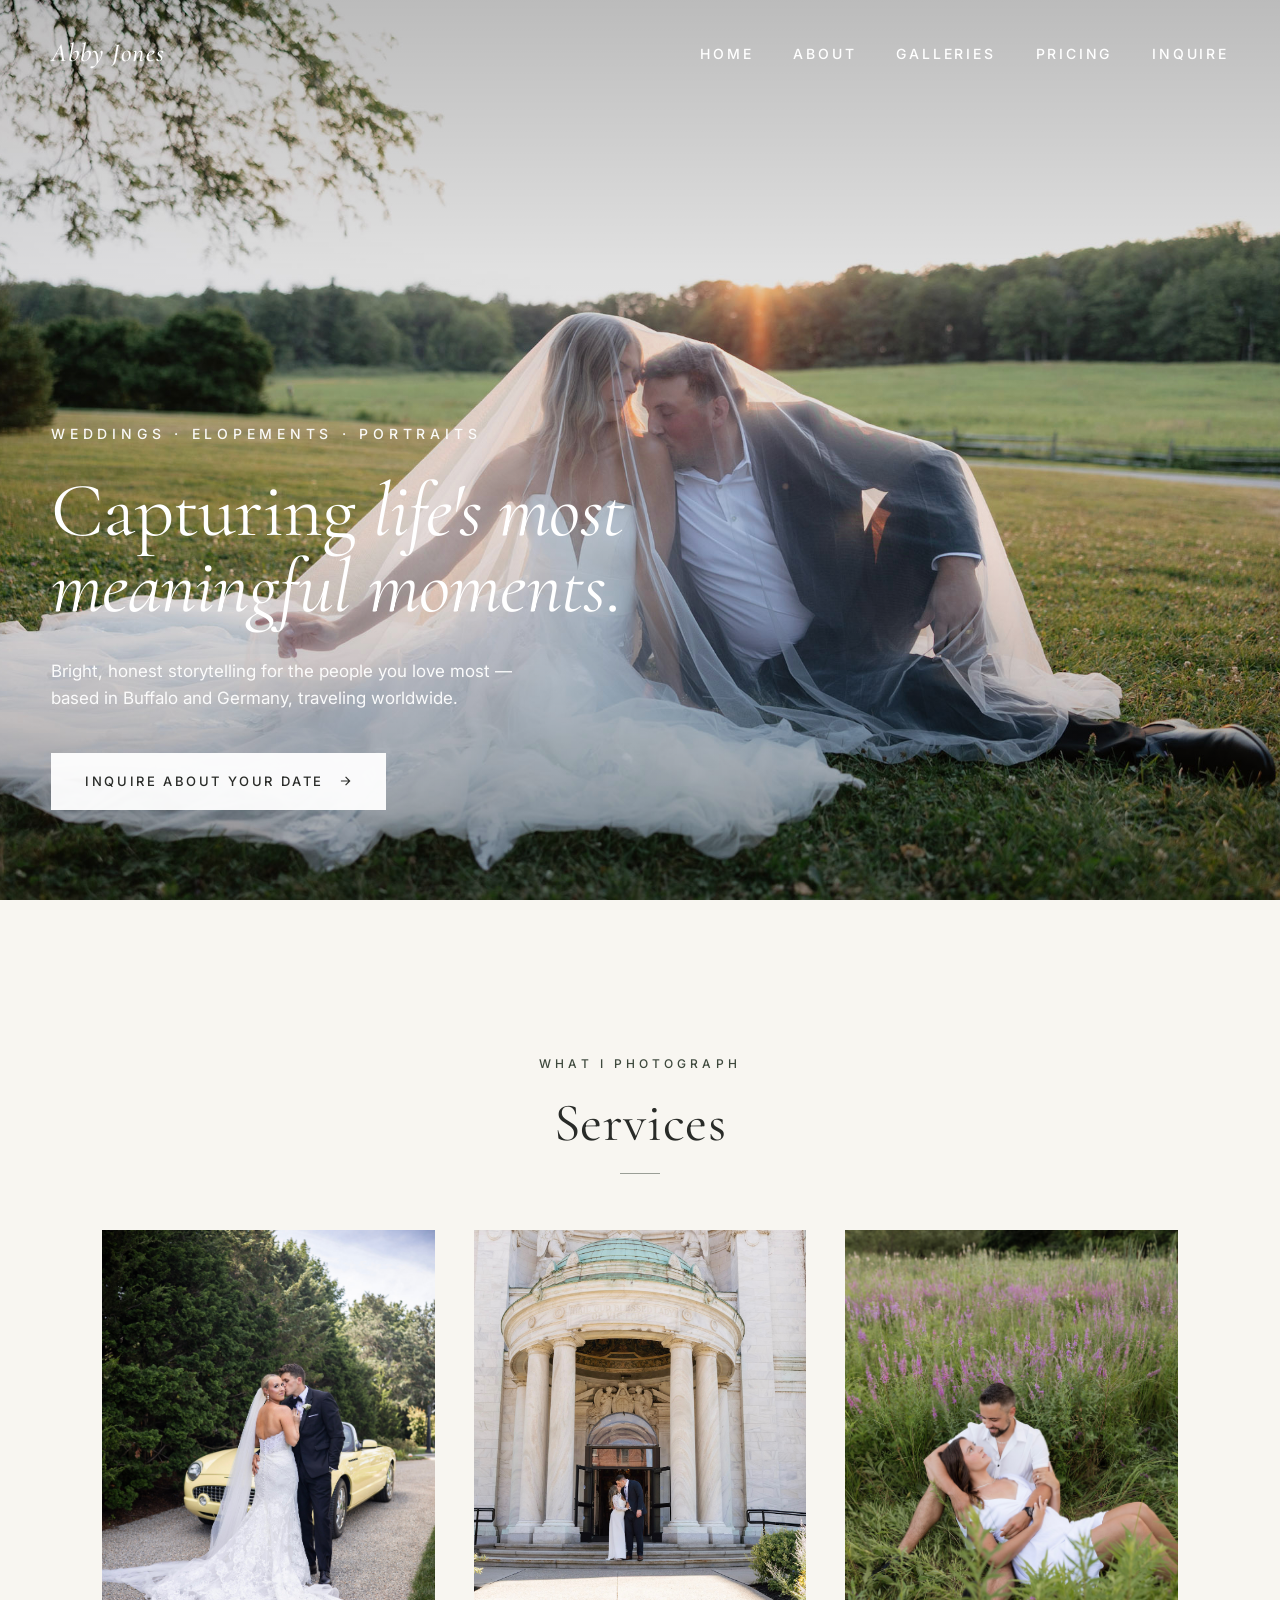
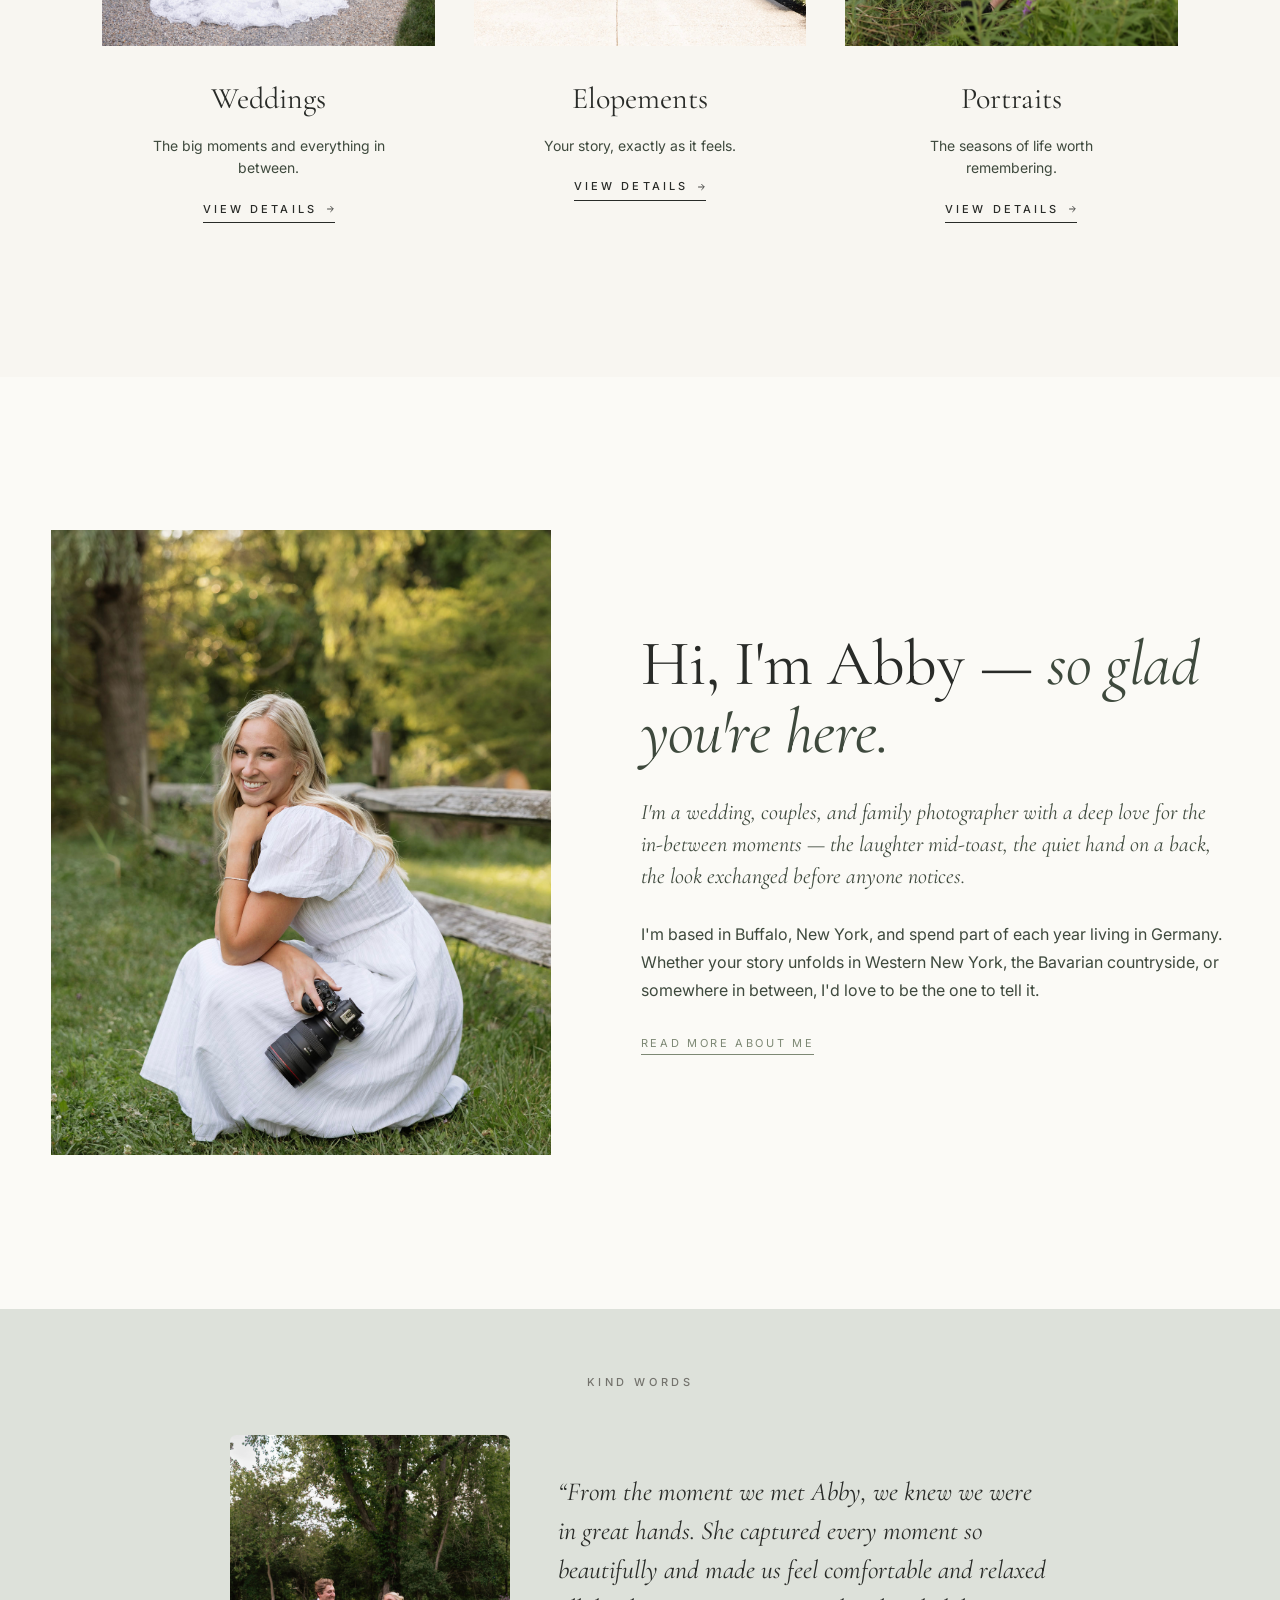
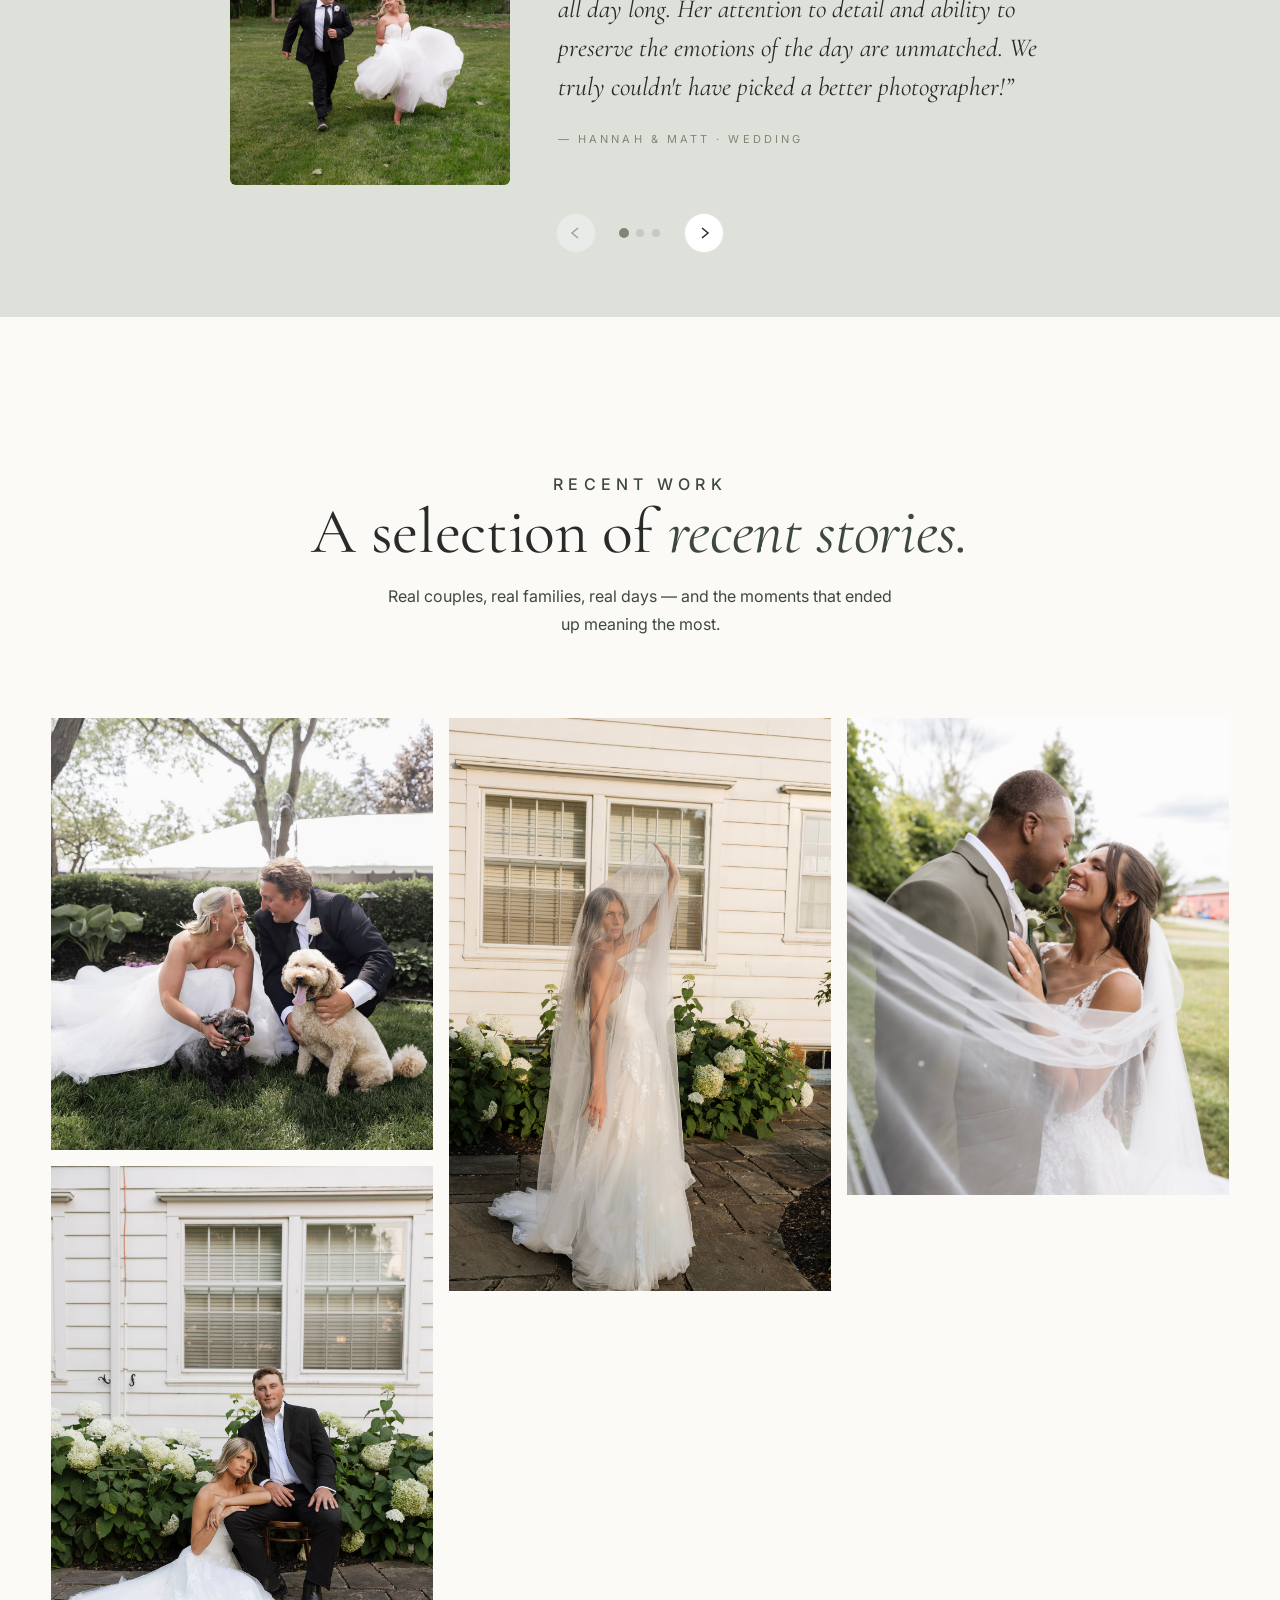
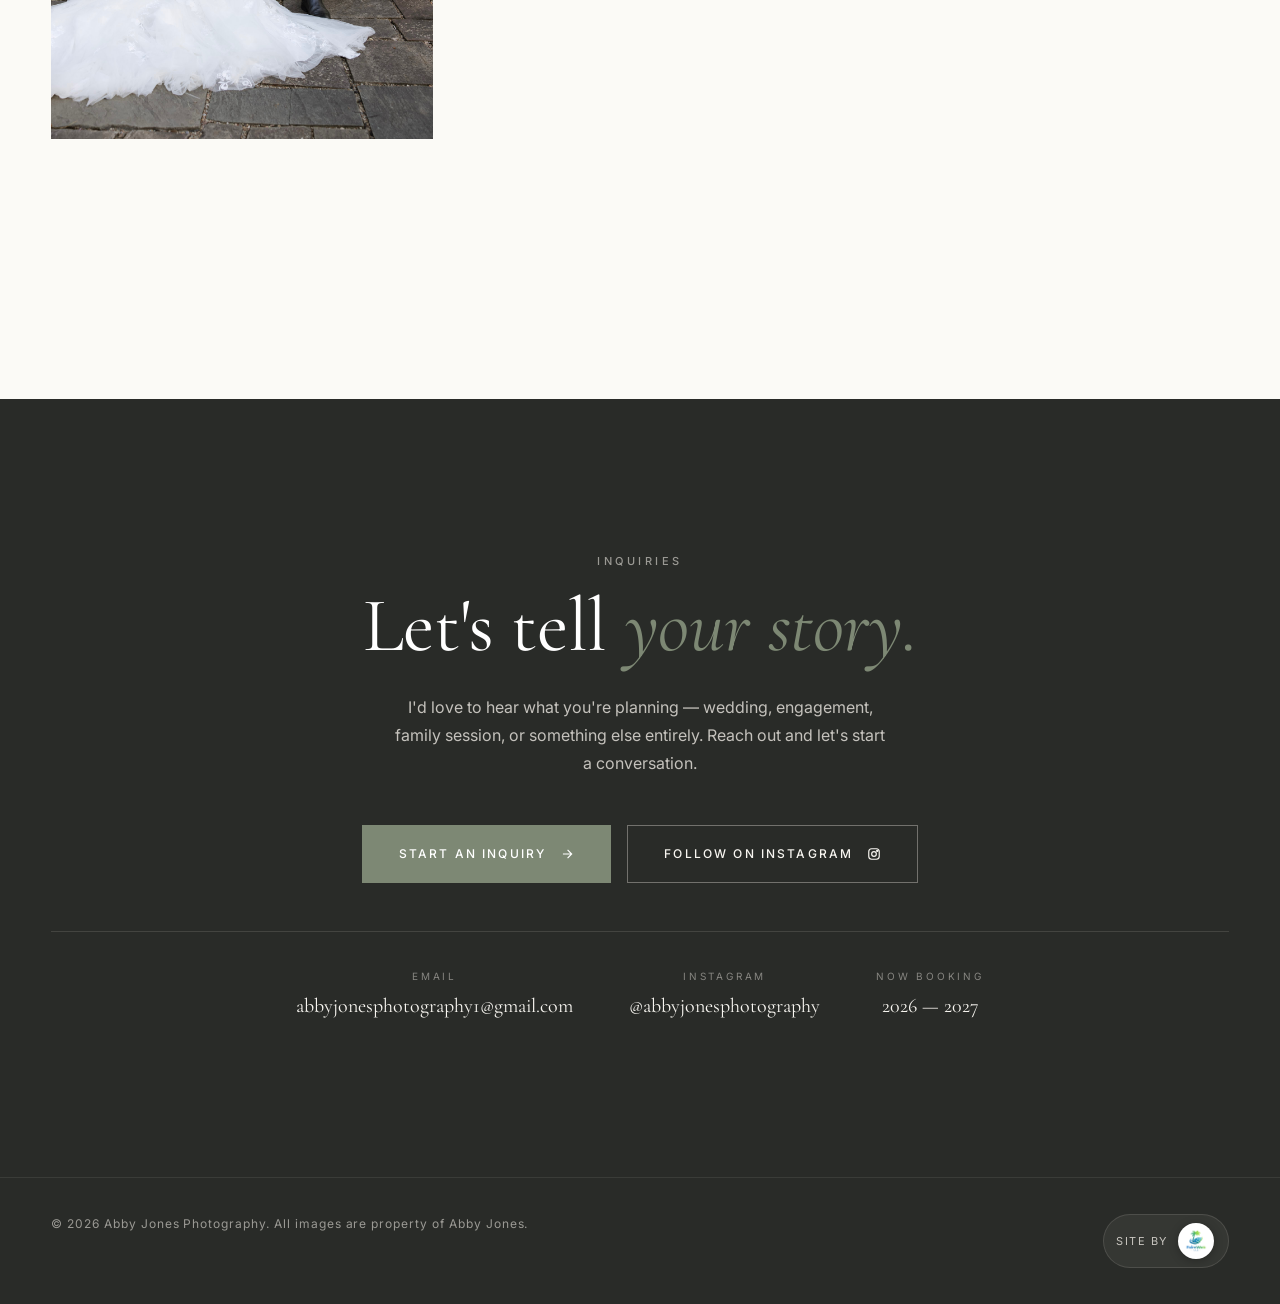
<file: index.html>
<!DOCTYPE html>
<html lang="en">
<head>
  <meta charset="UTF-8">
  <meta name="viewport" content="width=device-width, initial-scale=1.0">
  <title>Abby Jones — Wedding & Family Photography · Buffalo + Worldwide</title>
  <meta name="description" content="Abby Jones is a wedding, couples, and family photographer based in Buffalo, NY and Germany — capturing life's most meaningful moments with warmth, honesty, and a little bit of magic.">
  <link rel="canonical" href="https://abbyjonesphotography.com/">
  <meta property="og:title" content="Abby Jones Photography">
  <meta property="og:description" content="Wedding, couples, and family photography. Buffalo + worldwide.">
  <meta property="og:type" content="website">
  <meta property="og:url" content="https://abbyjonesphotography.com/">
  <meta property="og:image" content="https://abbyjonesphotography.com/assets/galleries/IMG_5991.jpeg">
  <meta property="og:image:width" content="2048">
  <meta property="og:image:height" content="1365">
  <meta property="og:image:alt" content="Bride and groom under a veil in a sunlit field">
  <meta name="twitter:card" content="summary_large_image">
  <meta name="twitter:image" content="https://abbyjonesphotography.com/assets/galleries/IMG_5991.jpeg">

  <script type="application/ld+json">
  {
    "@context": "https://schema.org",
    "@type": "LocalBusiness",
    "@id": "https://abbyjonesphotography.com/#business",
    "name": "Abby Jones Photography",
    "image": "https://abbyjonesphotography.com/assets/galleries/IMG_5846.jpeg",
    "url": "https://abbyjonesphotography.com/",
    "email": "abbyjonesphotography1@gmail.com",
    "priceRange": "$$",
    "address": {
      "@type": "PostalAddress",
      "addressLocality": "Buffalo",
      "addressRegion": "NY",
      "addressCountry": "US"
    },
    "areaServed": ["Buffalo, NY", "Germany", "Worldwide"],
    "sameAs": ["https://instagram.com/abbyjonesphotography"]
  }
  </script>

  <link rel="preconnect" href="https://fonts.googleapis.com">
  <link rel="preconnect" href="https://fonts.gstatic.com" crossorigin>
  <link href="https://fonts.googleapis.com/css2?family=Cormorant+Garamond:ital,wght@0,400;0,500;0,600;1,400;1,500&family=Inter:wght@300;400;500;600&display=swap" rel="stylesheet">
  <link rel="stylesheet" href="css/site.css">
  <script src="js/theme.js"></script>
  <script defer src="https://cloud.umami.is/script.js" data-website-id="20049678-66b9-4f25-bf27-30487285aba8" data-domains="abbyjonesphotography.com,www.abbyjonesphotography.com"></script>
</head>
<body>

  <nav class="nav" data-partial="nav"></nav>

  <header class="hero" data-home-hero>
    <div class="hero__bg">
      <img src="assets/galleries/couples/rooftop-dip.jpg" alt="Bride and groom in a sunset dip pose on a rooftop" data-home-hero-bg>
      <div class="hero__overlay"></div>
    </div>
    <div class="hero__content">
      <p class="hero__eyebrow" data-home-hero-eyebrow>Weddings · Elopements · Sessions</p>
      <h1 class="hero__title"><span data-home-hero-title-lead>Capturing</span> <em data-typewriter data-home-hero-title-em data-words='["life\u0027s most meaningful moments","weddings, worldwide","the in-between moments","stories worth holding onto"]'>life’s most meaningful moments</em><span data-home-hero-title-trailing>.</span></h1>
      <p class="hero__sub" data-home-hero-sub>Bright, honest storytelling for the people you love most — based in Buffalo and Germany, traveling worldwide.</p>
      <a href="inquire.html" class="hero__cta" data-home-hero-cta>
        <span data-home-hero-cta-label>Inquire about your date</span>
        <svg viewBox="0 0 24 24" fill="none" stroke="currentColor" stroke-width="2"><path d="M5 12h14M13 5l7 7-7 7"/></svg>
      </a>
    </div>
  </header>

  <section class="section services">
    <div class="services__container">
      <div class="services__intro reveal">
        <p class="services__eyebrow" data-home-services-label>What I photograph</p>
        <h2 class="services__title" data-home-services-title>Services</h2>
        <hr class="services__title-rule">
      </div>
      <div class="services__grid" data-home-services-tiles>
        <div class="service reveal">
          <figure class="service__photo"><img data-service-photo src="" alt="" loading="lazy"></figure>
          <div class="service__body">
            <h3 class="service__title">Weddings</h3>
            <p class="service__desc">The big moments and everything in between.</p>
            <a class="service__link" href="/pricing.html#weddings">View details
              <svg viewBox="0 0 24 24" fill="none" stroke="currentColor" stroke-width="2"><path d="M5 12h14M13 5l7 7-7 7"/></svg>
            </a>
          </div>
        </div>
        <div class="service reveal">
          <figure class="service__photo"><img data-service-photo src="" alt="" loading="lazy"></figure>
          <div class="service__body">
            <h3 class="service__title">Elopements</h3>
            <p class="service__desc">Your story, exactly as it feels.</p>
            <a class="service__link" href="/pricing.html#elopements">View details
              <svg viewBox="0 0 24 24" fill="none" stroke="currentColor" stroke-width="2"><path d="M5 12h14M13 5l7 7-7 7"/></svg>
            </a>
          </div>
        </div>
        <div class="service reveal">
          <figure class="service__photo"><img data-service-photo src="" alt="" loading="lazy"></figure>
          <div class="service__body">
            <h3 class="service__title">Portraits</h3>
            <p class="service__desc">The seasons of life worth remembering.</p>
            <a class="service__link" href="/pricing.html#portrait-sessions">View details
              <svg viewBox="0 0 24 24" fill="none" stroke="currentColor" stroke-width="2"><path d="M5 12h14M13 5l7 7-7 7"/></svg>
            </a>
          </div>
        </div>
      </div>
    </div>
  </section>

  <section class="section about" id="about">
    <div class="container">
      <div class="about__grid">
        <div class="about__image reveal">
          <img src="/assets/galleries/IMG_5846.jpeg" alt="Abby Jones standing holding her camera" data-about-portrait>
        </div>
        <div class="about__text">
          <h2 class="section__title reveal" data-home-about-headline>Hi, I'm Abby — <em>so glad you're here.</em></h2>
          <p class="about__lead reveal" data-home-about-lead>I'm a wedding, couples, and family photographer with a deep love for the in-between moments — the laughter mid-toast, the quiet hand on a back, the look exchanged before anyone notices.</p>
          <div class="about__body">
            <p class="reveal" data-home-about-body>I'm based in Buffalo, New York, but spend part of every year living in Germany — so whether your story is happening in Western New York, the Bavarian countryside, or somewhere in between, I'd love to be the one to tell it.</p>
          </div>
          <p class="reveal" style="margin-top:24px;">
            <a href="about.html" data-home-about-link style="font-size:11px; letter-spacing:0.24em; text-transform:uppercase; color:var(--sage); border-bottom:1px solid var(--sage); padding-bottom:4px;">Read more about me</a>
          </p>
        </div>
      </div>
    </div>
  </section>

  <!-- Testimonials carousel (Kind Words) -->
  <section class="section loveletter" data-testimonials>
    <div class="container">
      <p class="section__label reveal" data-testimonials-label>Kind words</p>
      <div class="tcarousel reveal">
        <div class="tcarousel__track" data-testimonials-track>
          <article class="tslide">
            <blockquote class="tslide__quote"><p>More stories from past couples — coming soon.</p></blockquote>
          </article>
        </div>
        <div class="tcarousel__nav" data-testimonials-nav>
          <button type="button" class="tnav" data-testimonials-prev aria-label="Previous testimonial">
            <svg viewBox="0 0 16 16" fill="none" stroke="currentColor" stroke-width="1.5"><path d="M10 3 L4 8 L10 13"/></svg>
          </button>
          <div class="tcarousel__dots" data-testimonials-dots></div>
          <button type="button" class="tnav" data-testimonials-next aria-label="Next testimonial">
            <svg viewBox="0 0 16 16" fill="none" stroke="currentColor" stroke-width="1.5"><path d="M6 3 L12 8 L6 13"/></svg>
          </button>
        </div>
      </div>
    </div>
  </section>

  <section class="section gallery">
    <div class="container">
      <div class="gallery__head">
        <p class="section__label reveal" data-home-recent-label>Recent Work</p>
        <h2 class="section__title reveal" data-home-recent-title>A selection of <em>recent stories.</em></h2>
        <p class="reveal" data-home-recent-desc>Real couples, real families, real days — and the moments that ended up meaning the most.</p>
      </div>
      <div data-gallery="weddings" data-featured-count="6"></div>
      <p class="text-center mt-lg reveal">
        <a href="galleries.html" class="btn btn--dark" data-home-recent-btn>Explore all galleries</a>
      </p>
    </div>
  </section>

  <section class="section contact" id="contact">
    <div class="container">
      <p class="section__label reveal" data-home-contact-label style="color: rgba(248,244,237,0.55);">Inquiries</p>
      <h2 class="contact__title reveal" data-home-contact-title>Let's tell <em>your story.</em></h2>
      <p class="contact__sub reveal" data-home-contact-sub>I'd love to hear what you're planning — wedding, engagement, family session, or something else entirely. Reach out and let's start a conversation.</p>
      <div class="contact__actions reveal">
        <a href="inquire.html" class="btn btn--primary" data-home-contact-cta-primary>
          <span data-home-contact-cta-primary-label>Start an inquiry</span>
          <svg viewBox="0 0 24 24" fill="none" stroke="currentColor" stroke-width="2"><path d="M5 12h14M13 5l7 7-7 7"/></svg>
        </a>
        <a href="https://instagram.com/abbyjonesphotography" target="_blank" rel="noopener noreferrer" class="btn btn--ghost">
          <span data-home-contact-cta-secondary-label>Follow on Instagram</span>
          <svg viewBox="0 0 24 24" fill="none" stroke="currentColor" stroke-width="2"><rect x="3" y="3" width="18" height="18" rx="5"/><circle cx="12" cy="12" r="4"/><circle cx="17.5" cy="6.5" r="1" fill="currentColor"/></svg>
        </a>
      </div>
      <div class="contact__detail">
        <div class="contact__detail-item">
          <span class="contact__detail-label">Email</span>
          <span class="contact__detail-value"><a href="mailto:abbyjonesphotography1@gmail.com">abbyjonesphotography1@gmail.com</a></span>
        </div>
        <div class="contact__detail-item">
          <span class="contact__detail-label">Instagram</span>
          <span class="contact__detail-value"><a href="https://instagram.com/abbyjonesphotography" target="_blank" rel="noopener noreferrer">@abbyjonesphotography</a></span>
        </div>
        <div class="contact__detail-item">
          <span class="contact__detail-label">Now Booking</span>
          <span class="contact__detail-value" data-home-contact-booking>2026 — 2027</span>
        </div>
      </div>
    </div>
  </section>

  <footer class="footer" data-partial="footer"></footer>

  <script src="js/site.js?v=20260903a"></script>
  <script src="js/gallery.js"></script>
</body>
</html>
</file>
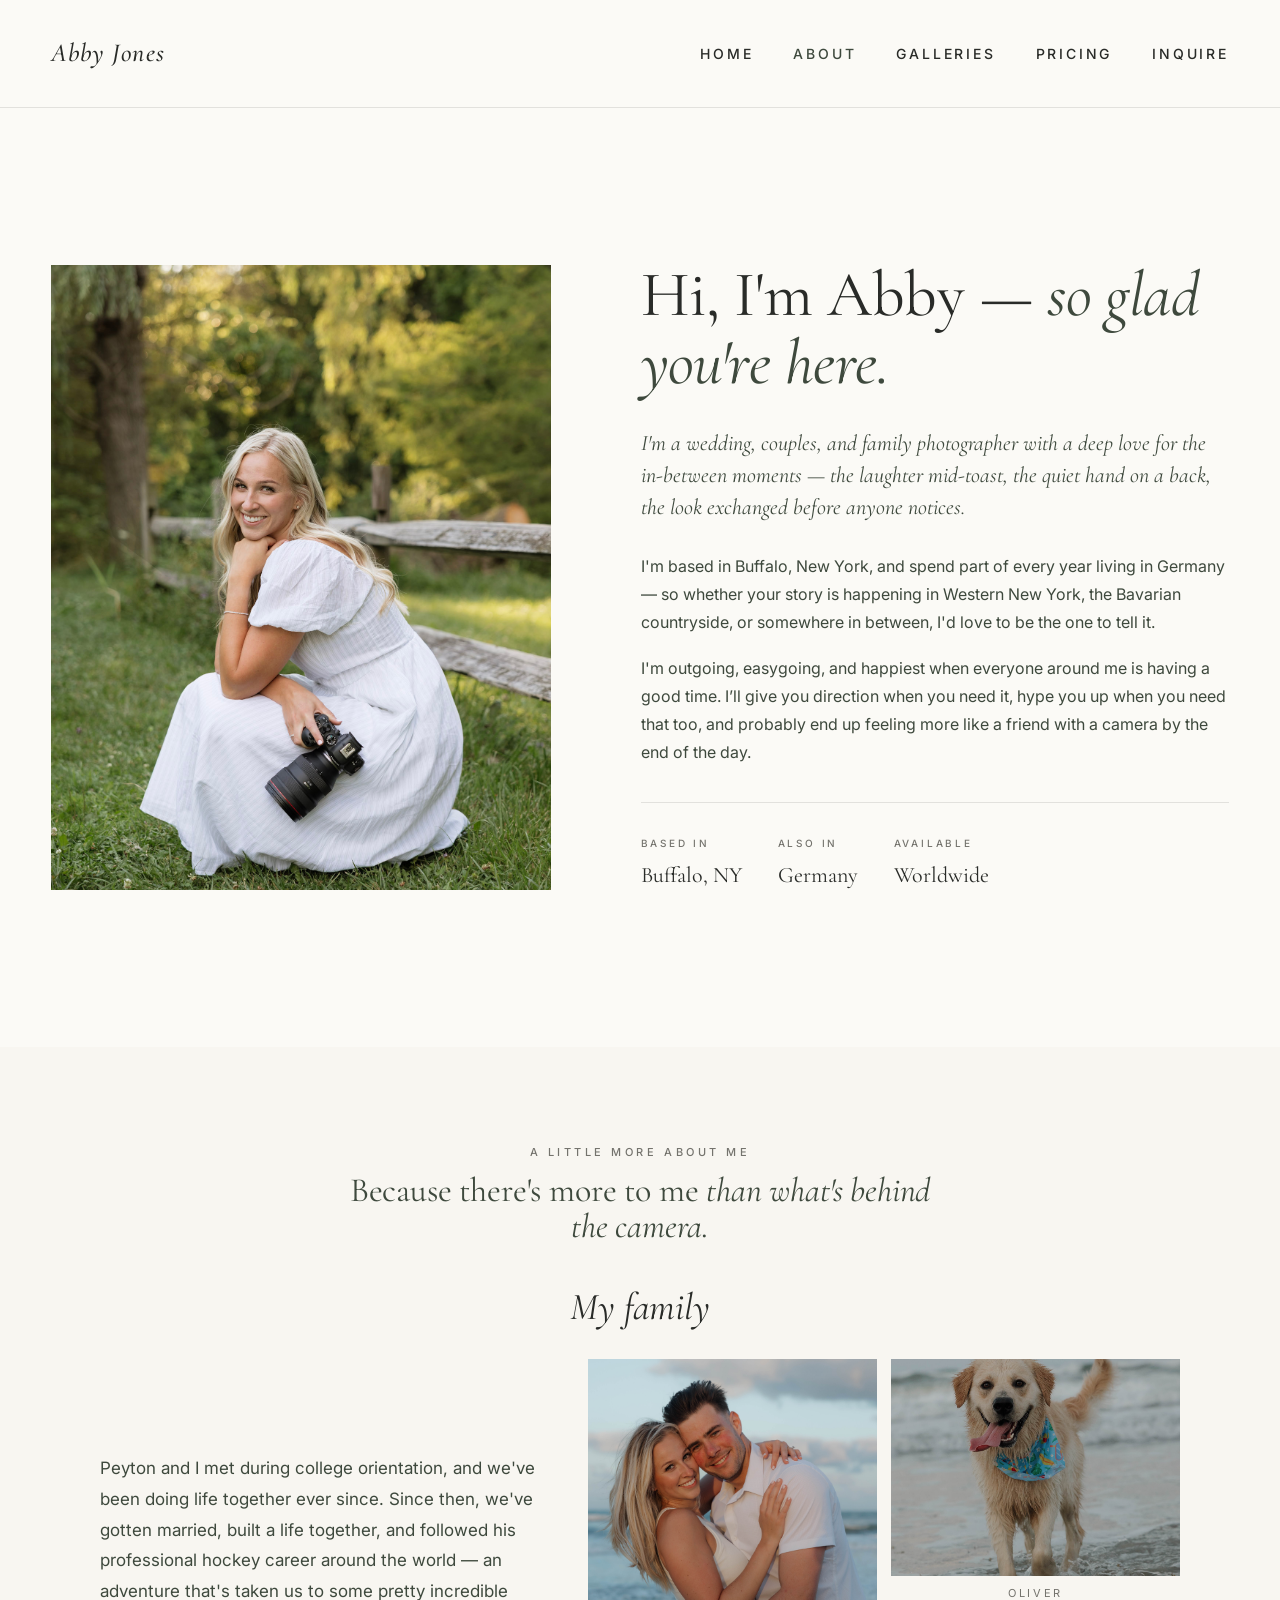
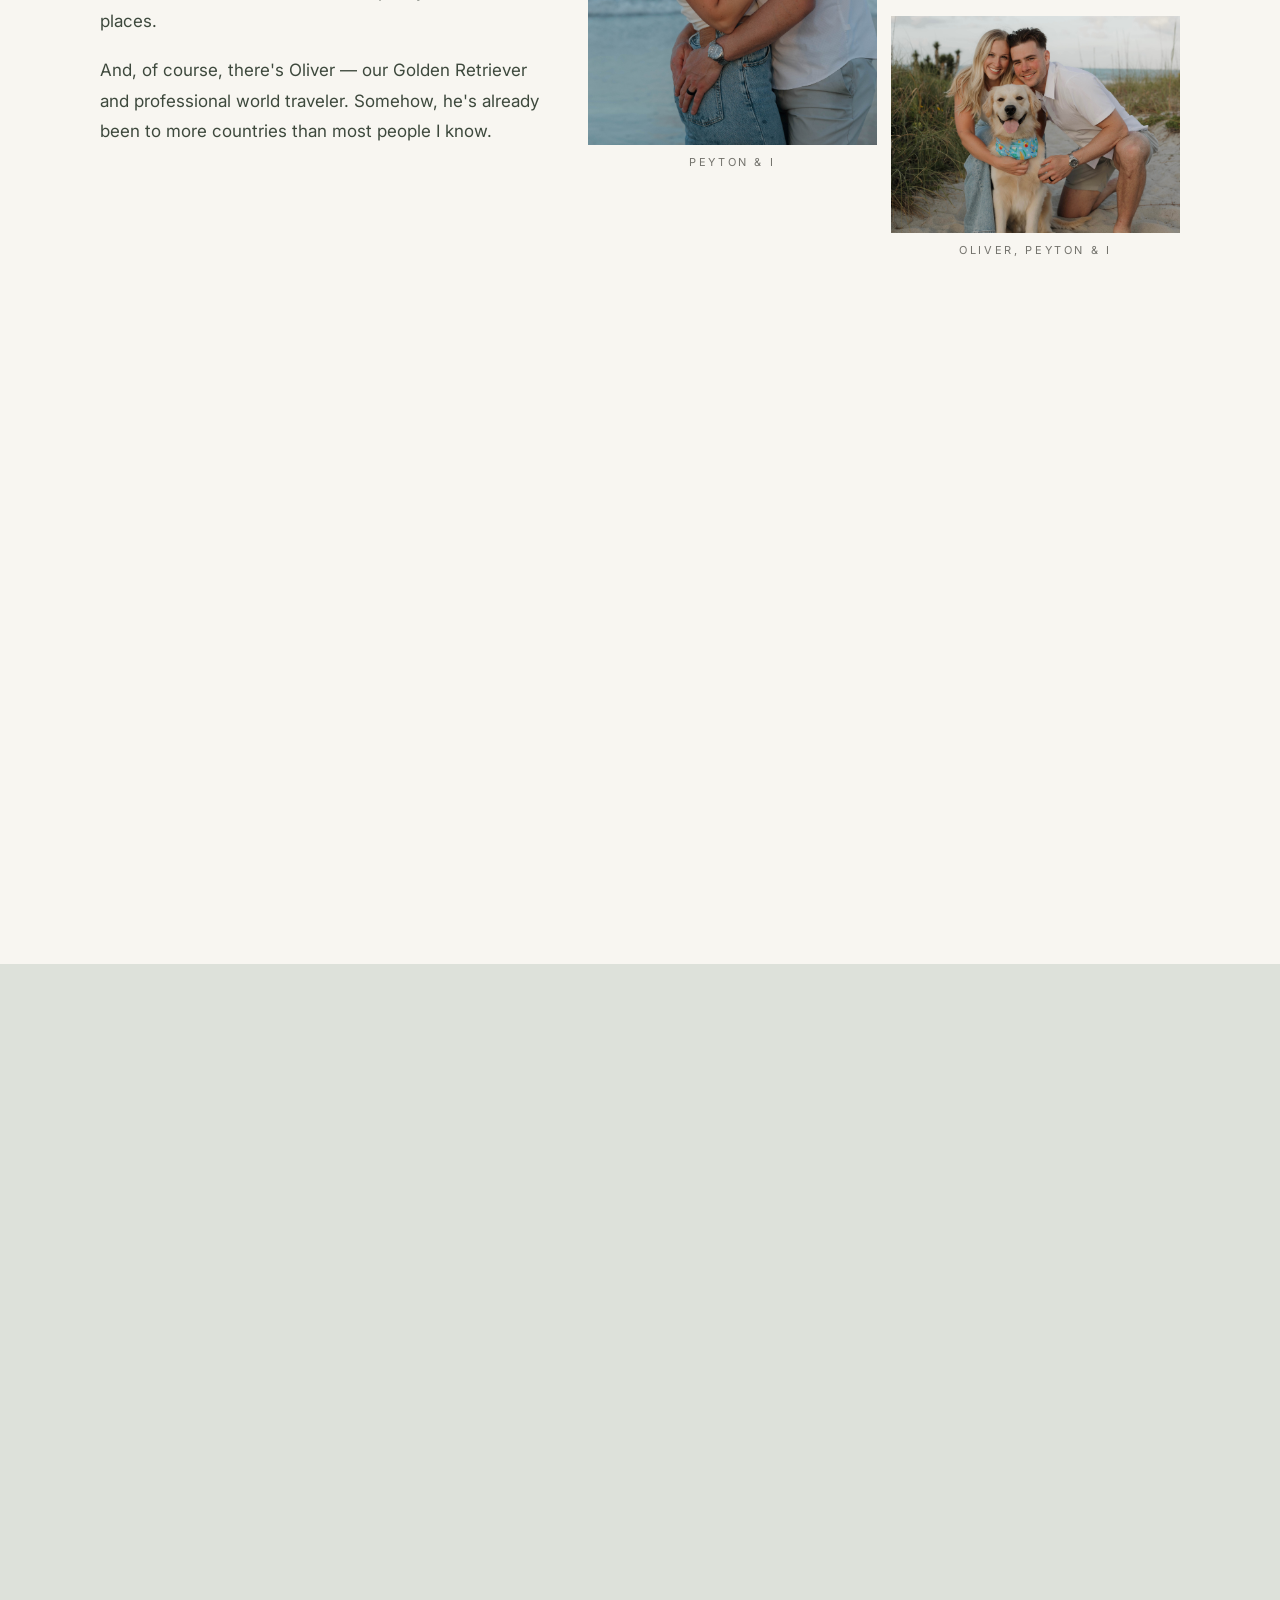
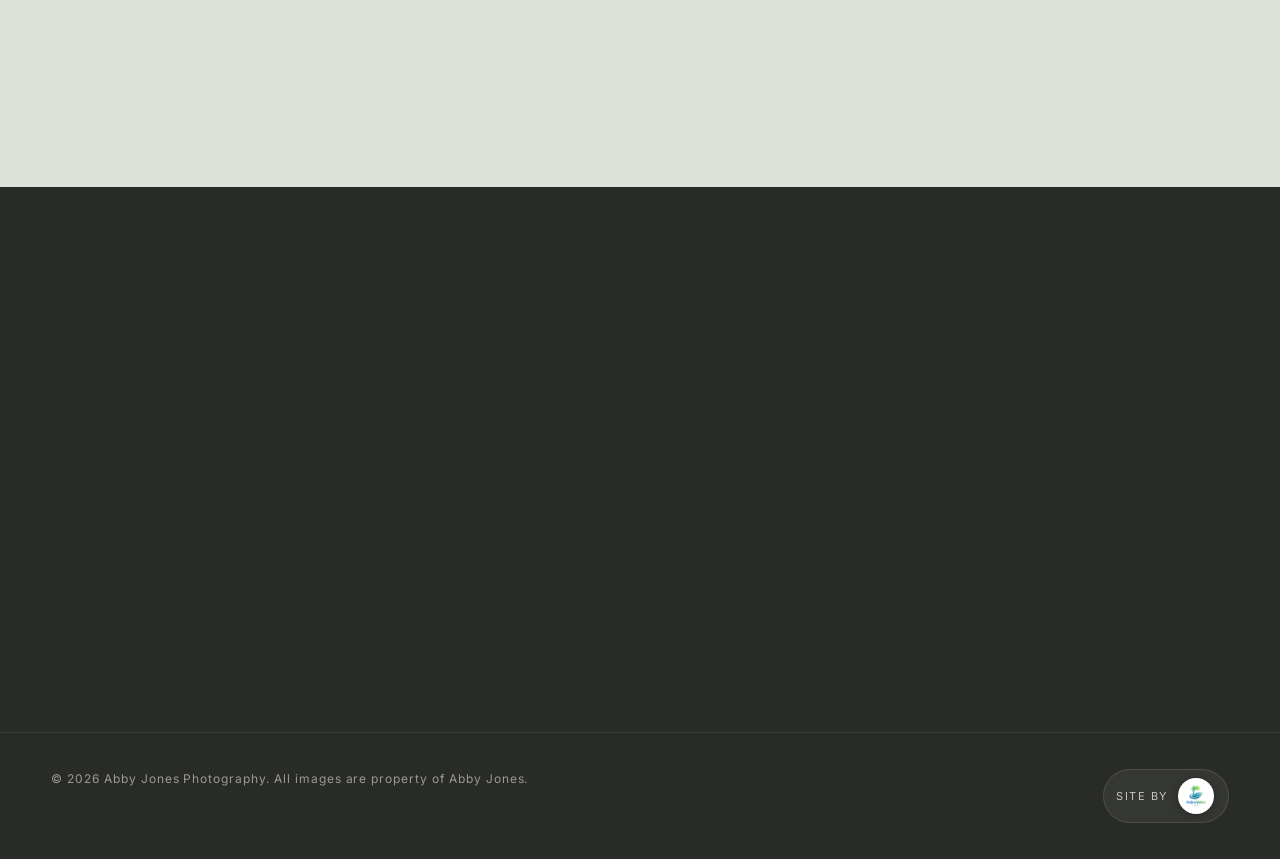
<file: about.html>
<!DOCTYPE html>
<html lang="en">
<head>
  <meta charset="UTF-8">
  <meta name="viewport" content="width=device-width, initial-scale=1.0">
  <title>About — Abby Jones Photography</title>
  <meta name="description" content="About Abby Jones — a wedding, couples, and family photographer based in Buffalo, NY and Germany.">
  <link rel="canonical" href="https://abbyjonesphotography.com/about.html">
  <meta property="og:title" content="About Abby — Abby Jones Photography">
  <meta property="og:type" content="profile">
  <meta property="og:image" content="https://abbyjonesphotography.com/assets/galleries/IMG_5846.jpeg">

  <link rel="preconnect" href="https://fonts.googleapis.com">
  <link rel="preconnect" href="https://fonts.gstatic.com" crossorigin>
  <link href="https://fonts.googleapis.com/css2?family=Cormorant+Garamond:ital,wght@0,400;0,500;0,600;1,400;1,500&family=Inter:wght@300;400;500;600&display=swap" rel="stylesheet">
  <link rel="stylesheet" href="css/site.css">
  <script src="js/theme.js"></script>
  <script defer src="https://cloud.umami.is/script.js" data-website-id="20049678-66b9-4f25-bf27-30487285aba8" data-domains="abbyjonesphotography.com,www.abbyjonesphotography.com"></script>
</head>
<body>

  <nav class="nav nav--solid" data-partial="nav"></nav>

  <!-- Hero -->
  <section class="section about">
    <div class="container">
      <div class="about__grid">
        <div class="about__image reveal" data-about-image>
          <img src="/assets/galleries/IMG_5846.jpeg" alt="Abby Jones standing holding her camera" data-about-portrait>
        </div>
        <div class="about__text">
          <h1 class="section__title reveal" data-about-headline>Hi, I'm Abby — <em>so glad you're here.</em></h1>
          <p class="about__lead reveal" data-about-lead>I'm a wedding, couples, and family photographer with a deep love for the in-between moments — the laughter mid-toast, the quiet hand on a back, the look exchanged before anyone notices.</p>
          <div class="about__body" data-about-body>
            <p class="reveal">I'm based in Buffalo, New York, and spend part of every year living in Germany — so whether your story is happening in Western New York, the Bavarian countryside, or somewhere in between, I'd love to be the one to tell it.</p>
            <p class="reveal">My work is bright, candid, and editorial without being stiff. I want you to feel like yourselves in front of my camera, not like you're performing. That's where the real photographs live.</p>
            <p class="reveal">When I'm not shooting, you'll usually find me exploring somewhere new with a coffee in one hand and my camera in the other — always chasing better light and quieter stories.</p>
          </div>
          <div class="about__locations reveal" data-about-locations>
            <div class="about__location">
              <span class="about__location-label">Based In</span>
              <span class="about__location-value">Buffalo, NY</span>
            </div>
            <div class="about__location">
              <span class="about__location-label">Also In</span>
              <span class="about__location-value">Germany</span>
            </div>
            <div class="about__location">
              <span class="about__location-label">Available</span>
              <span class="about__location-value">Worldwide</span>
            </div>
          </div>
        </div>
      </div>
    </div>
  </section>

  <!-- A little more about me -->
  <section class="section section--tight about-more">
    <div class="container">
      <div class="about-more__intro reveal">
        <p class="section__label" data-about-more-label>A Little More About Me</p>
        <h2 class="section__title" data-about-more-title>Because there's more to me <em>than what's behind the camera.</em></h2>
      </div>

      <!-- My family -->
      <div class="family reveal">
        <h3 class="family__heading" data-about-family-heading>My family</h3>
        <div class="family__grid">
          <div class="family__text" data-about-family-text>
            <p>Peyton and I met during college orientation and have been together for nearly a decade. Since then, we've gotten married, built a life together, and followed his professional hockey career — which has taken us on quite the adventure together.</p>
            <p>And, of course, there's Oliver — our Golden Retriever and professional world traveler. Somehow, he's already traveled to more countries than most people I know.</p>
          </div>
          <div class="family__photos" data-family-photos>
            <figure class="family__photo family__photo--tall" data-family-slot="1">
              <div class="family__ph"><span>Peyton &amp; I</span></div>
              <figcaption>Peyton &amp; I</figcaption>
            </figure>
            <figure class="family__photo" data-family-slot="2">
              <div class="family__ph"><span>Oliver</span></div>
              <figcaption>Oliver</figcaption>
            </figure>
            <figure class="family__photo" data-family-slot="3">
              <div class="family__ph"><span>Oliver, Peyton &amp; I</span></div>
              <figcaption>Oliver, Peyton &amp; I</figcaption>
            </figure>
          </div>
        </div>
      </div>

      <!-- Fun facts -->
      <div class="funfacts reveal">
        <p class="funfacts__eyebrow" data-about-funfacts-eyebrow>A few things to know</p>
        <div class="funfacts__grid" data-about-funfacts-grid>
          <article class="funfact" data-funfact-slot="1">
            <span class="funfact__num">01</span>
            <div class="funfact__ph"><span>Penn State hockey</span></div>
            <h4 class="funfact__title">Hockey has always been a big part of my life</h4>
            <p class="funfact__body">I played Division I ice hockey at Penn State — and these days, I'm usually cheering on my husband, who plays professionally in Germany.</p>
          </article>
          <article class="funfact" data-funfact-slot="2">
            <span class="funfact__num">02</span>
            <div class="funfact__ph"><span>Family photo</span></div>
            <h4 class="funfact__title">The youngest of four girls</h4>
            <p class="funfact__body">And now the very proud aunt to four nieces and four nephews.</p>
          </article>
          <article class="funfact" data-funfact-slot="3">
            <span class="funfact__num">03</span>
            <div class="funfact__ph"><span>Pizza</span></div>
            <h4 class="funfact__title">Pizza, always</h4>
            <p class="funfact__body">I could genuinely eat pizza every day, at any time of day.</p>
          </article>
          <article class="funfact" data-funfact-slot="4">
            <span class="funfact__num">04</span>
            <div class="funfact__ph"><span>Travel</span></div>
            <h4 class="funfact__title">Always ready to go somewhere new</h4>
            <p class="funfact__body">Travel is one of my favorite things, whether it's exploring somewhere new in Europe or heading somewhere new with my camera.</p>
          </article>
        </div>
      </div>
    </div>
  </section>

  <!-- Love letter — testimonials carousel (matches home) -->
  <section class="section loveletter" data-testimonials data-testimonials-source="/data/testimonials-about.json">
    <div class="container">
      <p class="section__label reveal" data-testimonials-label>Kind words</p>
      <div class="tcarousel reveal">
        <div class="tcarousel__track" data-testimonials-track>
          <article class="tslide">
            <blockquote class="tslide__quote"><p>More stories from past couples — coming soon.</p></blockquote>
          </article>
        </div>
        <div class="tcarousel__nav" data-testimonials-nav>
          <button type="button" class="tnav" data-testimonials-prev aria-label="Previous testimonial">
            <svg viewBox="0 0 16 16" fill="none" stroke="currentColor" stroke-width="1.5"><path d="M10 3 L4 8 L10 13"/></svg>
          </button>
          <div class="tcarousel__dots" data-testimonials-dots></div>
          <button type="button" class="tnav" data-testimonials-next aria-label="Next testimonial">
            <svg viewBox="0 0 16 16" fill="none" stroke="currentColor" stroke-width="1.5"><path d="M6 3 L12 8 L6 13"/></svg>
          </button>
        </div>
      </div>
      <div class="loveletter__cta reveal">
        <p class="loveletter__cta-lead">Think we'd be a good fit?</p>
        <p class="loveletter__cta-sub">I'd love to hear what you're planning.</p>
        <a href="/inquire.html" class="loveletter__cta-btn">Inquire about your date
          <svg viewBox="0 0 24 24" fill="none" stroke="currentColor" stroke-width="2"><path d="M5 12h14M13 5l7 7-7 7"/></svg>
        </a>
      </div>
    </div>
  </section>

  <section class="section contact">
    <div class="container">
      <h2 class="contact__title reveal" data-about-contact-title>Let's tell <em>your story.</em></h2>
      <p class="contact__sub reveal" data-about-contact-sub>Reach out and let's start a conversation.</p>
      <div class="contact__actions reveal">
        <a href="inquire.html" class="btn btn--primary" data-about-contact-primary>Start an inquiry
          <svg viewBox="0 0 24 24" fill="none" stroke="currentColor" stroke-width="2"><path d="M5 12h14M13 5l7 7-7 7"/></svg>
        </a>
        <a href="https://instagram.com/abbyjonesphotography" target="_blank" rel="noopener noreferrer" class="btn btn--ghost" data-about-contact-secondary>
          Follow on Instagram
        </a>
      </div>
    </div>
  </section>

  <footer class="footer" data-partial="footer"></footer>

  <script src="js/site.js?v=20260903a"></script>
</body>
</html>
</file>
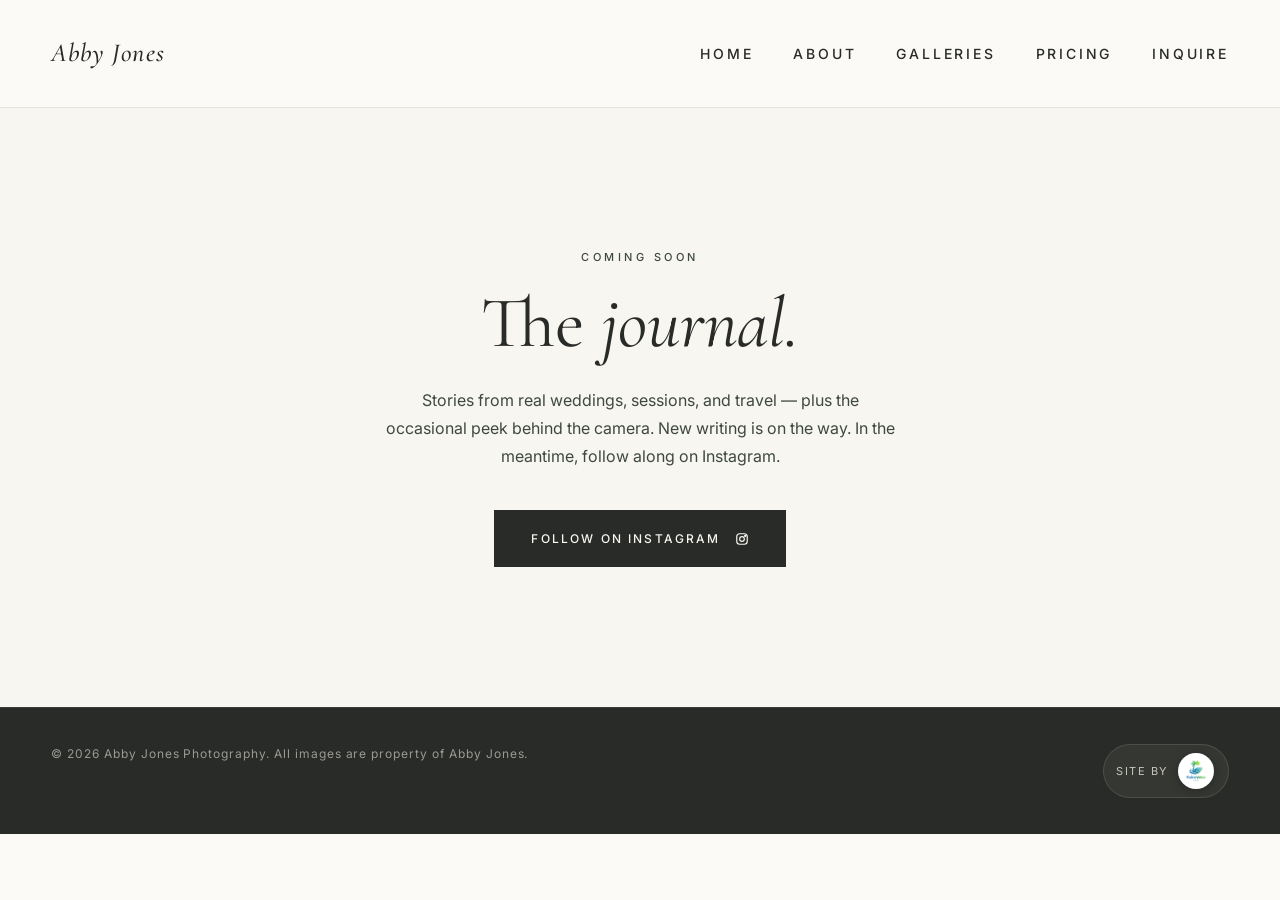
<file: blog.html>
<!DOCTYPE html>
<html lang="en">
<head>
  <meta charset="UTF-8">
  <meta name="viewport" content="width=device-width, initial-scale=1.0">
  <title>Journal — Abby Jones Photography</title>
  <meta name="description" content="Stories, sessions, and behind-the-scenes from Abby Jones Photography — coming soon.">
  <link rel="canonical" href="https://abbyjonesphotography.com/blog.html">
  <meta property="og:title" content="Journal — Abby Jones Photography">
  <meta property="og:type" content="website">

  <link rel="preconnect" href="https://fonts.googleapis.com">
  <link rel="preconnect" href="https://fonts.gstatic.com" crossorigin>
  <link href="https://fonts.googleapis.com/css2?family=Cormorant+Garamond:ital,wght@0,400;0,500;0,600;1,400;1,500&family=Inter:wght@300;400;500;600&display=swap" rel="stylesheet">
  <link rel="stylesheet" href="css/site.css">
  <script src="js/theme.js"></script>
  <script defer src="https://cloud.umami.is/script.js" data-website-id="20049678-66b9-4f25-bf27-30487285aba8" data-domains="abbyjonesphotography.com,www.abbyjonesphotography.com"></script>
</head>
<body>

  <nav class="nav nav--solid" data-partial="nav"></nav>

  <section class="coming-soon">
    <div class="container">
      <p class="coming-soon__eyebrow reveal">Coming Soon</p>
      <h1 class="coming-soon__title reveal">The <em>journal.</em></h1>
      <p class="coming-soon__desc reveal">Stories from real weddings, sessions, and travel — plus the occasional peek behind the camera. New writing is on the way. In the meantime, follow along on Instagram.</p>
      <div class="reveal">
        <a href="https://instagram.com/abbyjonesphotography" target="_blank" rel="noopener noreferrer" class="btn btn--dark">
          Follow on Instagram
          <svg viewBox="0 0 24 24" fill="none" stroke="currentColor" stroke-width="2"><rect x="3" y="3" width="18" height="18" rx="5"/><circle cx="12" cy="12" r="4"/><circle cx="17.5" cy="6.5" r="1" fill="currentColor"/></svg>
        </a>
      </div>
    </div>
  </section>

  <footer class="footer" data-partial="footer"></footer>

  <script src="js/site.js?v=20260903a"></script>
</body>
</html>
</file>
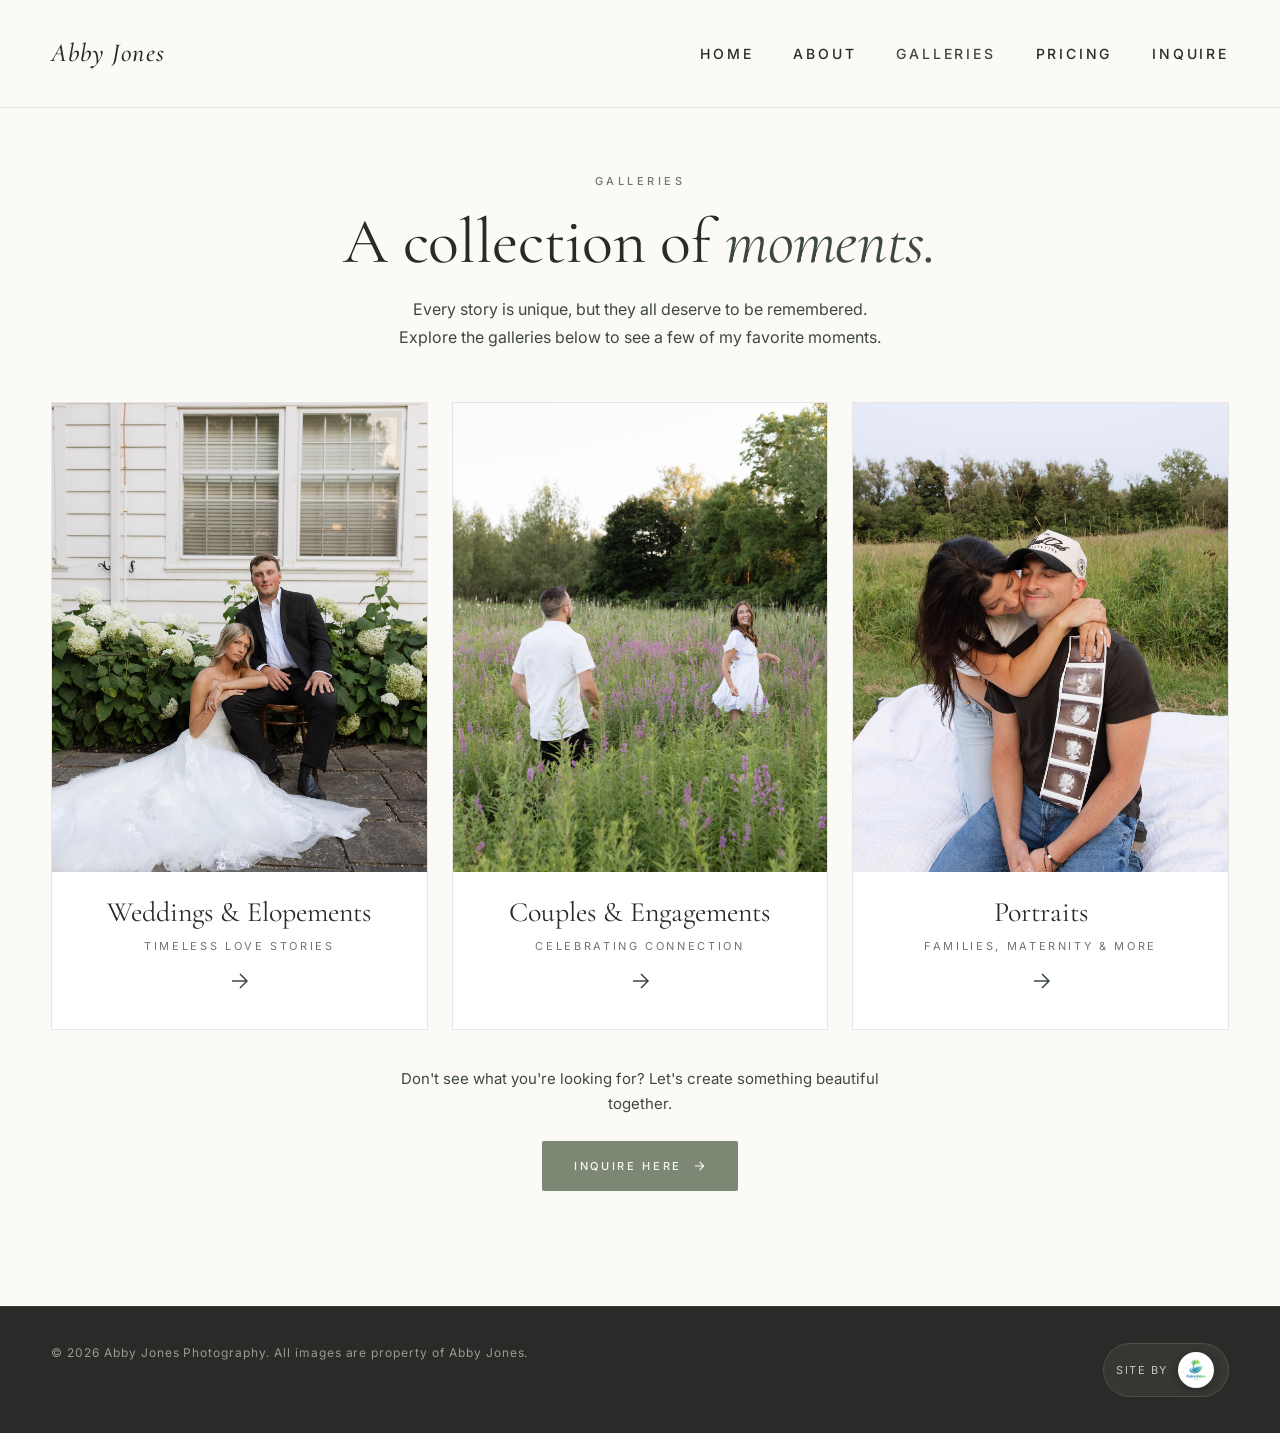
<file: galleries.html>
<!DOCTYPE html>
<html lang="en">
<head>
  <meta charset="UTF-8">
  <meta name="viewport" content="width=device-width, initial-scale=1.0">
  <title>Galleries — Abby Jones Photography</title>
  <meta name="description" content="Wedding, couples, and family photography galleries by Abby Jones — Buffalo, Germany, worldwide.">
  <link rel="canonical" href="https://abbyjonesphotography.com/galleries.html">
  <meta property="og:title" content="Galleries — Abby Jones Photography">
  <meta property="og:type" content="website">
  <meta property="og:image" content="https://abbyjonesphotography.com/assets/galleries/weddings/wedding-dogs.jpg">

  <link rel="preconnect" href="https://fonts.googleapis.com">
  <link rel="preconnect" href="https://fonts.gstatic.com" crossorigin>
  <link href="https://fonts.googleapis.com/css2?family=Cormorant+Garamond:ital,wght@0,400;0,500;0,600;1,400;1,500&family=Inter:wght@300;400;500;600&display=swap" rel="stylesheet">
  <link rel="stylesheet" href="css/site.css">
  <script src="js/theme.js"></script>
  <script defer src="https://cloud.umami.is/script.js" data-website-id="20049678-66b9-4f25-bf27-30487285aba8" data-domains="abbyjonesphotography.com,www.abbyjonesphotography.com"></script>
</head>
<body>

  <nav class="nav nav--solid" data-partial="nav"></nav>

  <section class="section section--tight galleries-intro">
    <div class="container text-center">
      <p class="section__label reveal">Galleries</p>
      <h1 class="section__title reveal">A collection of <em>moments.</em></h1>
      <p class="reveal galleries-intro__sub">
        Every story is unique, but they all deserve to be remembered.<br>
        Explore the galleries below to see a few of my favorite moments.
      </p>
    </div>
  </section>

  <section class="section section--tight" style="padding-top:0; padding-bottom:0;">
    <div class="container">
      <div class="gallery-tiles">
        <a href="galleries/weddings.html" class="gtile reveal" data-gtile="weddings">
          <div class="gtile__img">
            <img src="assets/galleries/weddings/wedding-dogs.jpg" alt="Weddings and elopements collection cover" data-gtile-img>
          </div>
          <div class="gtile__caption">
            <h2 class="gtile__title">Weddings &amp; Elopements</h2>
            <p class="gtile__sub">Timeless Love Stories</p>
            <span class="gtile__arrow" aria-hidden="true">
              <svg viewBox="0 0 24 24" fill="none" stroke="currentColor" stroke-width="1.5"><path d="M5 12h14M13 5l7 7-7 7"/></svg>
            </span>
          </div>
        </a>
        <a href="galleries/couples.html" class="gtile reveal" data-gtile="couples">
          <div class="gtile__img">
            <img src="assets/galleries/couples/rooftop-dip.jpg" alt="Couples and engagements collection cover" data-gtile-img>
          </div>
          <div class="gtile__caption">
            <h2 class="gtile__title">Couples &amp; Engagements</h2>
            <p class="gtile__sub">Celebrating Connection</p>
            <span class="gtile__arrow" aria-hidden="true">
              <svg viewBox="0 0 24 24" fill="none" stroke="currentColor" stroke-width="1.5"><path d="M5 12h14M13 5l7 7-7 7"/></svg>
            </span>
          </div>
        </a>
        <a href="galleries/families.html" class="gtile reveal" data-gtile="families">
          <div class="gtile__img">
            <img src="assets/galleries/families/mom-baby.jpg" alt="Portraits collection cover — families, maternity, and more" data-gtile-img>
          </div>
          <div class="gtile__caption">
            <h2 class="gtile__title">Portraits</h2>
            <p class="gtile__sub">Families, Maternity &amp; More</p>
            <span class="gtile__arrow" aria-hidden="true">
              <svg viewBox="0 0 24 24" fill="none" stroke="currentColor" stroke-width="1.5"><path d="M5 12h14M13 5l7 7-7 7"/></svg>
            </span>
          </div>
        </a>
      </div>
    </div>
  </section>

  <section class="section section--tight galleries-outro">
    <div class="container text-center">
      <p class="galleries-outro__text reveal">Don't see what you're looking for? Let's create something beautiful together.</p>
      <a href="inquire.html" class="galleries-outro__btn reveal">Inquire here
        <svg viewBox="0 0 24 24" fill="none" stroke="currentColor" stroke-width="2"><path d="M5 12h14M13 5l7 7-7 7"/></svg>
      </a>
    </div>
  </section>

  <footer class="footer" data-partial="footer"></footer>

  <script src="js/site.js?v=20260903b"></script>
  <script>
    // Pull each tile's cover image from its gallery JSON so Abby can change it via CMS.
    (function () {
      document.querySelectorAll('[data-gtile]').forEach(function (tile) {
        var slug = tile.getAttribute('data-gtile');
        var img = tile.querySelector('[data-gtile-img]');
        if (!slug || !img) return;
        fetch('/data/galleries/' + slug + '.json', { cache: 'no-cache' })
          .then(function (r) { return r.ok ? r.json() : null; })
          .then(function (data) {
            if (!data) return;
            if (data.cover) {
              img.src = data.cover;
            } else if (Array.isArray(data.images) && data.images.length && data.images[0].src) {
              img.src = data.images[0].src;
            }
          })
          .catch(function () {});
      });
    })();
  </script>
</body>
</html>
</file>
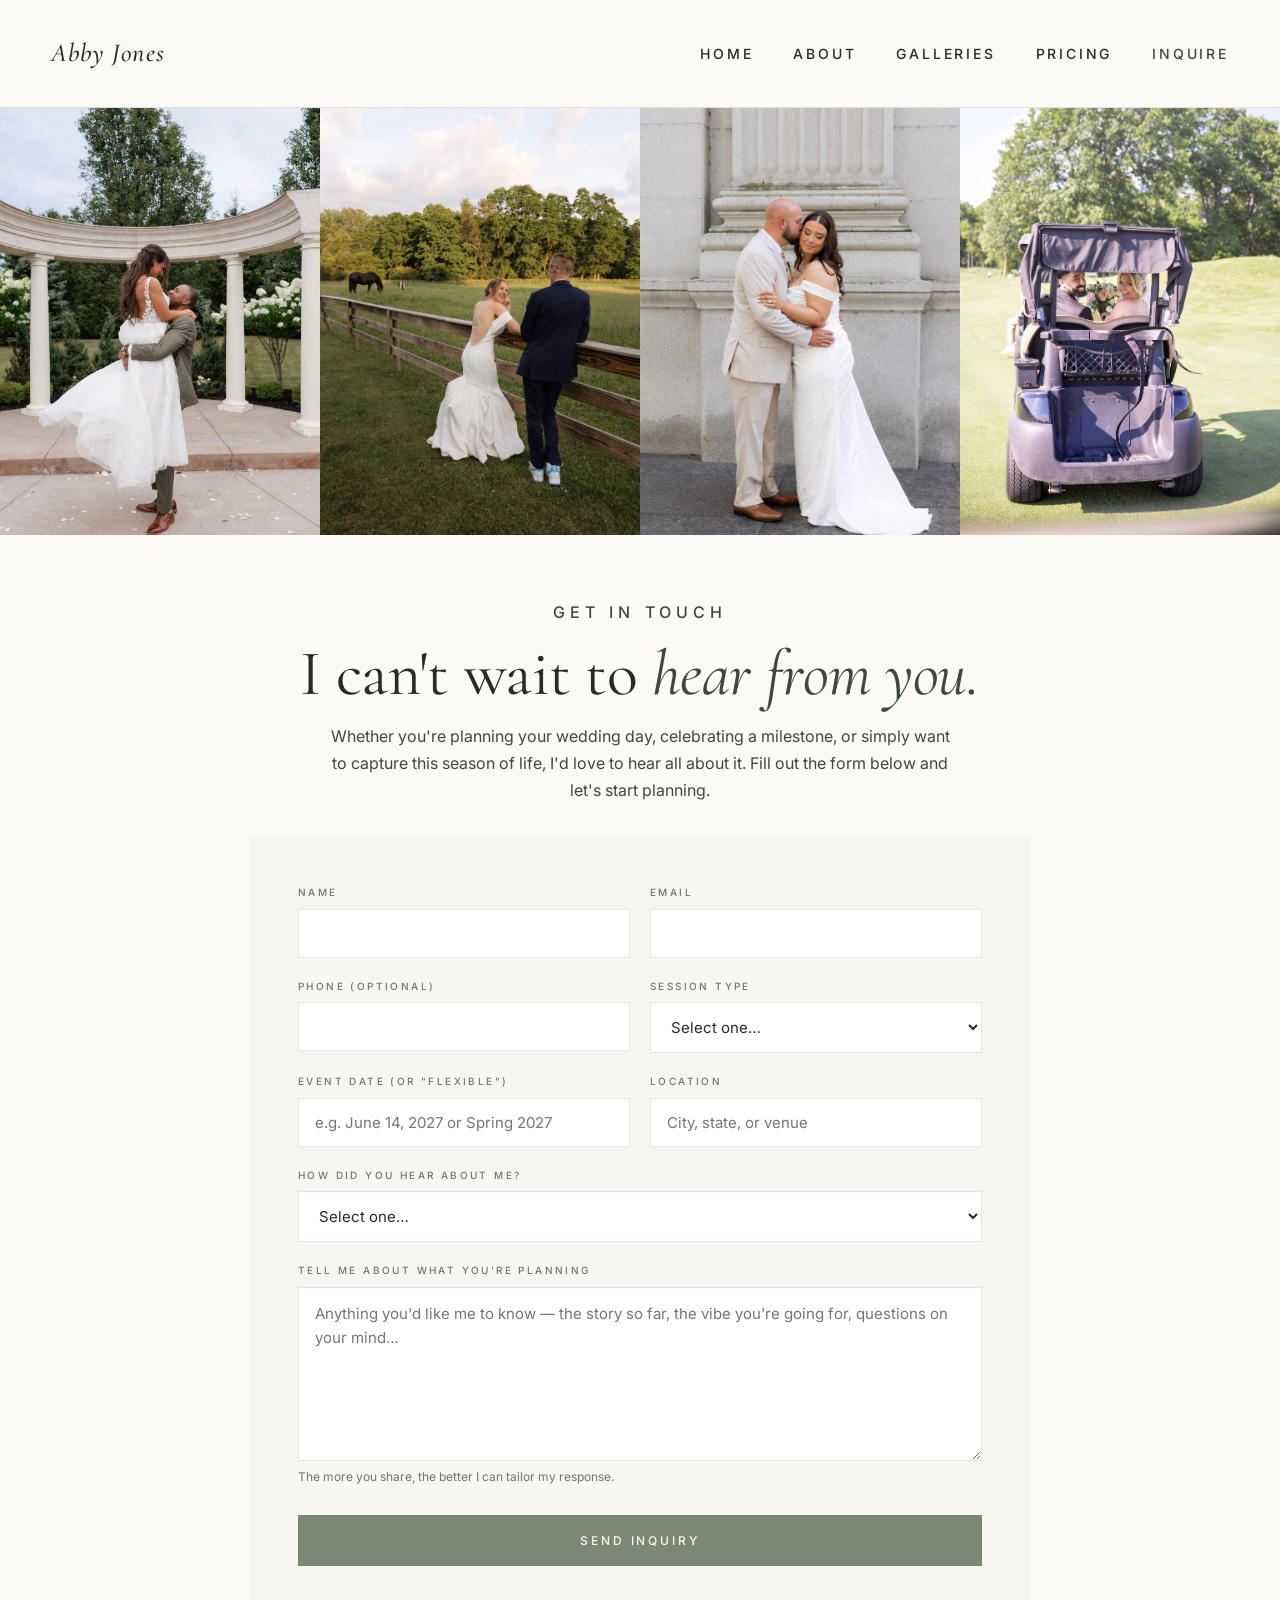
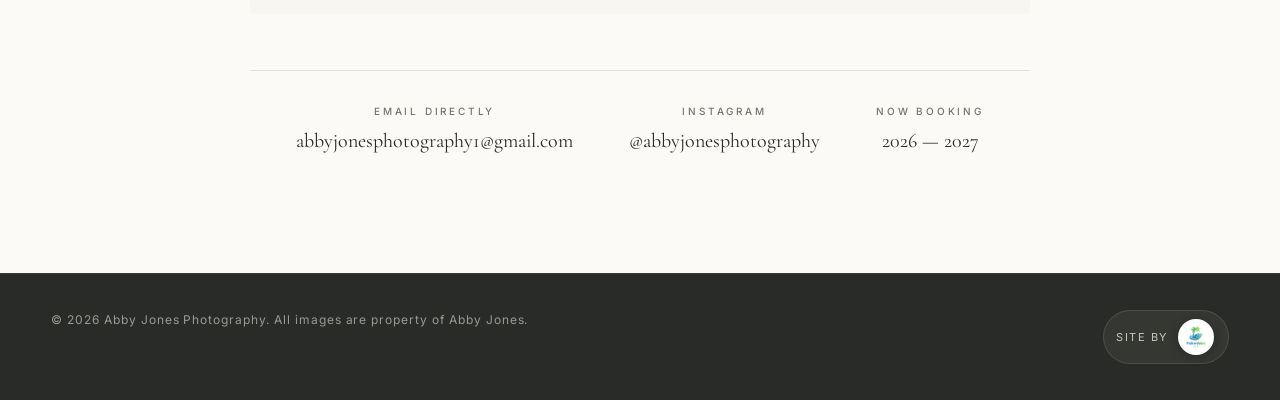
<file: inquire.html>
<!DOCTYPE html>
<html lang="en">
<head>
  <meta charset="UTF-8">
  <meta name="viewport" content="width=device-width, initial-scale=1.0">
  <title>Inquire — Abby Jones Photography</title>
  <meta name="description" content="Start an inquiry with Abby Jones — wedding, couples, and family photography in Buffalo, Germany, and worldwide.">
  <link rel="canonical" href="https://abbyjonesphotography.com/inquire.html">
  <meta property="og:title" content="Inquire — Abby Jones Photography">
  <meta property="og:type" content="website">

  <link rel="preconnect" href="https://fonts.googleapis.com">
  <link rel="preconnect" href="https://fonts.gstatic.com" crossorigin>
  <link href="https://fonts.googleapis.com/css2?family=Cormorant+Garamond:ital,wght@0,400;0,500;0,600;1,400;1,500&family=Inter:wght@300;400;500;600&display=swap" rel="stylesheet">
  <link rel="stylesheet" href="css/site.css">
  <script src="js/theme.js"></script>
  <script defer src="https://cloud.umami.is/script.js" data-website-id="20049678-66b9-4f25-bf27-30487285aba8" data-domains="abbyjonesphotography.com,www.abbyjonesphotography.com"></script>
</head>
<body>

  <nav class="nav nav--solid" data-partial="nav"></nav>

  <!-- Top photo strip (4 vertical photos) -->
  <section class="inquire-photos" data-inquire-photos hidden>
    <div data-inquire-photos-grid class="inquire-photos__grid"></div>
  </section>

  <section class="section inquire">
    <div class="container inquire__container">
      <div class="inquire__head">
        <p class="section__label reveal" data-inquire-eyebrow>Get in touch</p>
        <h1 class="section__title reveal" data-inquire-headline>I can't wait to <em>hear from you.</em></h1>
        <p class="reveal inquire__lead" data-inquire-lead>I'm almost always refreshing my inbox, so you'll hear from me within 48 hours. But if it's a weekend, I'm out snapping wedding pics and capturing memories, so you'll hear from me at the latest by Monday.</p>
        <p class="reveal inquire__body" data-inquire-body>No detail is too small — the more you share, the better I can tailor a proposal to fit the day you're planning.</p>
      </div>

      <div class="inquire__form-wrap">
        <form class="form reveal" data-inquiry data-fallback-email="abbyjonesphotography1@gmail.com" novalidate>
          <div class="form__row">
            <div class="form__field">
              <label class="form__label" for="f-name">Name</label>
              <input class="form__input" id="f-name" name="name" required autocomplete="name">
            </div>
            <div class="form__field">
              <label class="form__label" for="f-email">Email</label>
              <input class="form__input" id="f-email" name="email" type="email" required autocomplete="email">
            </div>
          </div>

          <div class="form__row">
            <div class="form__field">
              <label class="form__label" for="f-phone">Phone (optional)</label>
              <input class="form__input" id="f-phone" name="phone" type="tel" autocomplete="tel">
            </div>
            <div class="form__field">
              <label class="form__label" for="f-type">Session type</label>
              <select class="form__select" id="f-type" name="session_type" required>
                <option value="">Select one…</option>
                <option>Wedding</option>
                <option>Elopement</option>
                <option>Engagement</option>
                <option>Couples</option>
                <option>Maternity</option>
                <option>Family</option>
                <option>Senior</option>
                <option>Milestone</option>
                <option>Other</option>
              </select>
            </div>
          </div>

          <div class="form__row">
            <div class="form__field">
              <label class="form__label" for="f-date">Event date (or "flexible")</label>
              <input class="form__input" id="f-date" name="event_date" placeholder="e.g. June 14, 2027 or Spring 2027">
            </div>
            <div class="form__field">
              <label class="form__label" for="f-location">Location</label>
              <input class="form__input" id="f-location" name="location" placeholder="City, state, or venue">
            </div>
          </div>

          <div class="form__row form__row--single">
            <div class="form__field">
              <label class="form__label" for="f-hear">How did you hear about me?</label>
              <select class="form__select" id="f-hear" name="referral_source">
                <option value="">Select one…</option>
                <option>Instagram</option>
                <option>Google</option>
                <option>Referral from a friend</option>
                <option>Vendor referral</option>
                <option>Other</option>
              </select>
            </div>
          </div>

          <div class="form__row form__row--single">
            <div class="form__field">
              <label class="form__label" for="f-message">Tell me about what you're planning</label>
              <textarea class="form__textarea" id="f-message" name="message" rows="6" placeholder="Anything you'd like me to know — the story so far, the vibe you're going for, questions on your mind…"></textarea>
              <span class="form__hint">The more you share, the better I can tailor my response.</span>
            </div>
          </div>

          <!-- Honeypot -->
          <div class="form__honey" aria-hidden="true">
            <label>Do not fill this out: <input type="text" name="_gotcha" tabindex="-1" autocomplete="off"></label>
          </div>

          <button type="submit" class="form__submit">Send inquiry</button>
          <div class="form__status" role="status" aria-live="polite"></div>
        </form>
      </div>

      <div class="inquire__detail reveal" data-inquire-details>
        <div>
          <span class="inquire__detail-label">Email directly</span>
          <span class="inquire__detail-value"><a data-inquire-email href="mailto:abbyjonesphotography1@gmail.com">abbyjonesphotography1@gmail.com</a></span>
        </div>
        <div>
          <span class="inquire__detail-label">Instagram</span>
          <span class="inquire__detail-value"><a data-inquire-instagram href="https://instagram.com/abbyjonesphotography" target="_blank" rel="noopener noreferrer">@abbyjonesphotography</a></span>
        </div>
        <div>
          <span class="inquire__detail-label">Now Booking</span>
          <span class="inquire__detail-value" data-inquire-booking>2026 — 2027</span>
        </div>
      </div>
    </div>
  </section>

  <footer class="footer" data-partial="footer"></footer>

  <script src="js/site.js?v=20260903a"></script>
  <script src="js/inquiry.js"></script>
</body>
</html>
</file>
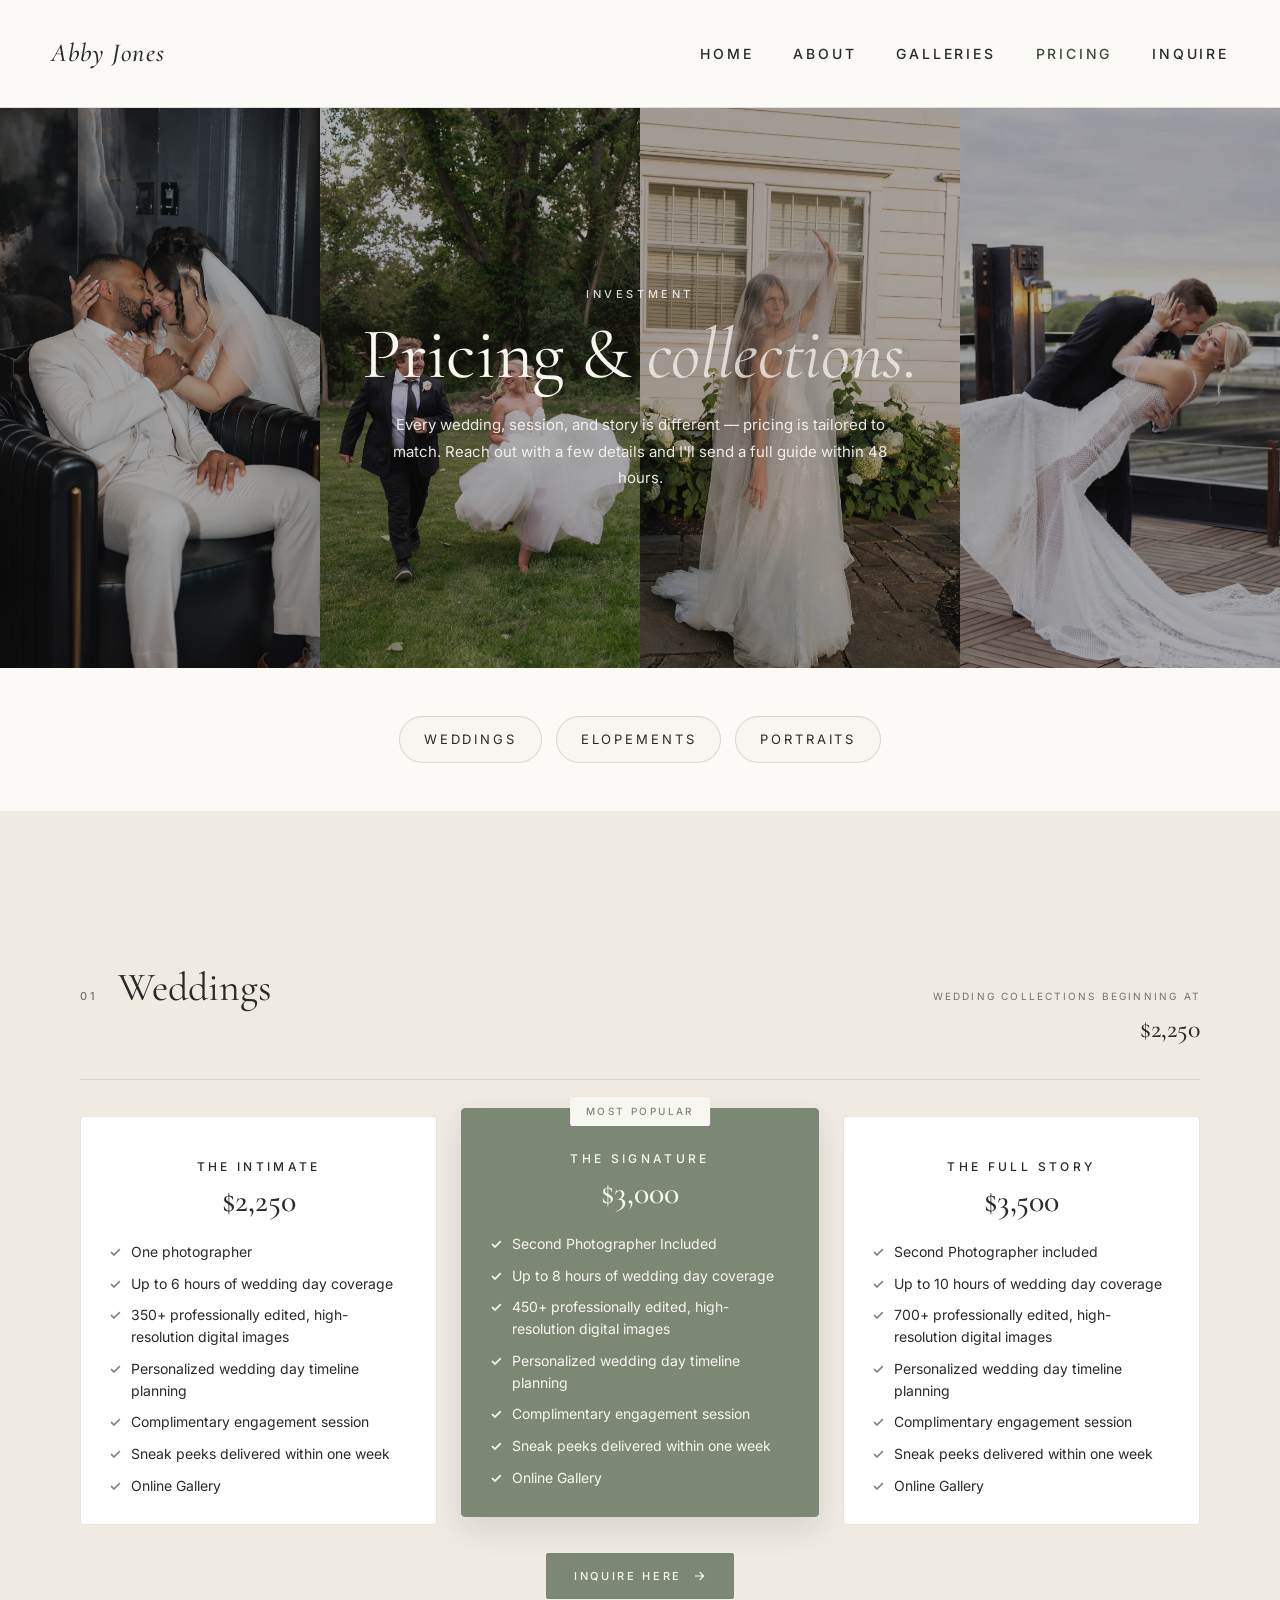
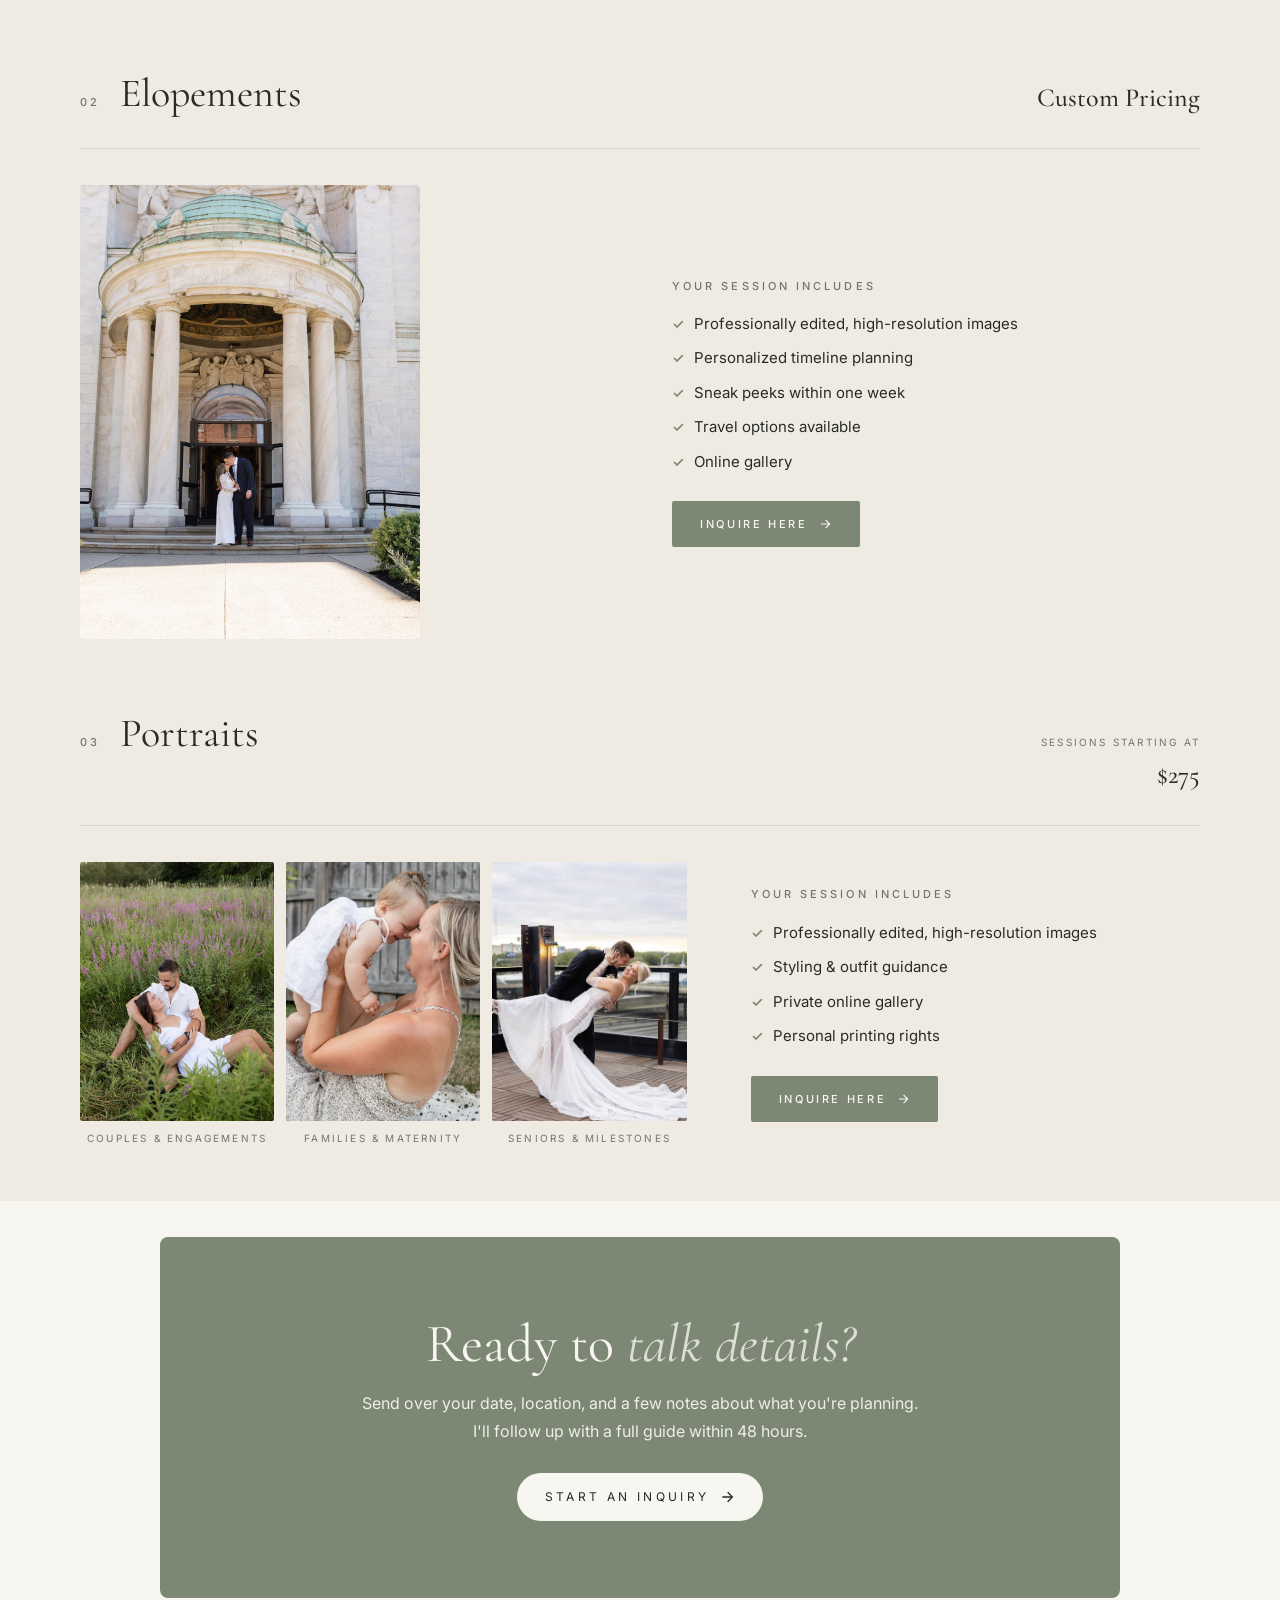
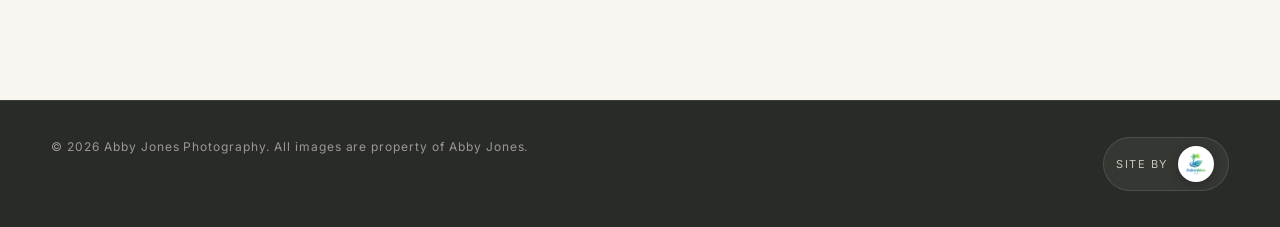
<file: pricing.html>
<!DOCTYPE html>
<html lang="en">
<head>
  <meta charset="UTF-8">
  <meta name="viewport" content="width=device-width, initial-scale=1.0">
  <title>Pricing — Abby Jones Photography</title>
  <meta name="description" content="Wedding and portrait photography pricing tiers by Abby Jones. Inquire for a full guide.">
  <link rel="canonical" href="https://abbyjonesphotography.com/pricing.html">
  <meta property="og:title" content="Pricing — Abby Jones Photography">
  <meta property="og:type" content="website">

  <link rel="preconnect" href="https://fonts.googleapis.com">
  <link rel="preconnect" href="https://fonts.gstatic.com" crossorigin>
  <link href="https://fonts.googleapis.com/css2?family=Cormorant+Garamond:ital,wght@0,400;0,500;0,600;1,400;1,500&family=Inter:wght@300;400;500;600&display=swap" rel="stylesheet">
  <link rel="stylesheet" href="css/site.css">
  <script src="js/theme.js"></script>
  <script defer src="https://cloud.umami.is/script.js" data-website-id="20049678-66b9-4f25-bf27-30487285aba8" data-domains="abbyjonesphotography.com,www.abbyjonesphotography.com"></script>
</head>
<body>

  <nav class="nav nav--solid" data-partial="nav"></nav>

  <!-- Hero strip: 4 photos with title overlaid — populated from /data/pricing.json → heroStrip -->
  <section class="pricing-hero" data-pricing-hero>
    <div class="pricing-hero__strip" aria-hidden="true" data-pricing-hero-strip>
      <img src="assets/galleries/weddings/wedding-kiss.jpg" alt="" loading="eager">
      <img src="assets/galleries/weddings/champagne-spray.jpg" alt="" loading="eager">
      <img src="assets/galleries/couples/rooftop-dip.jpg" alt="" loading="eager">
      <img src="assets/galleries/families/mom-baby.jpg" alt="" loading="eager">
    </div>
    <div class="pricing-hero__overlay">
      <p class="section__label reveal">Investment</p>
      <h1 class="section__title reveal">Pricing &amp; <em>collections.</em></h1>
      <p class="pricing-hero__sub reveal" data-pricing-intro>Every wedding, session, and story is different — pricing is tailored to match. Reach out with a few details and I'll send a full guide within 48 hours.</p>
    </div>
  </section>

  <!-- Jump-to buttons -->
  <nav class="pricing-jump reveal" aria-label="Pricing sections">
    <a href="#weddings" class="pricing-jump__btn" data-pricing-jump="weddings">Weddings</a>
    <a href="#elopements" class="pricing-jump__btn" data-pricing-jump="elopements">Elopements</a>
    <a href="#portraits" class="pricing-jump__btn" data-pricing-jump="portraits">Portraits</a>
  </nav>

  <section class="section pricing" data-pricing>
    <div class="container">
      <div class="psections" data-pricing-sections>
        <!-- Rendered from /data/pricing.json -->
      </div>
    </div>
  </section>

  <!-- Sage CTA box -->
  <section class="pricing-cta-wrap">
    <div class="container">
      <div class="pricing-cta reveal">
        <h2 class="pricing-cta__title">Ready to <em>talk details?</em></h2>
        <p class="pricing-cta__sub">Send over your date, location, and a few notes about what you're planning. I'll follow up with a full guide within 48 hours.</p>
        <a href="inquire.html" class="pricing-cta__btn">Start an inquiry
          <svg viewBox="0 0 24 24" fill="none" stroke="currentColor" stroke-width="2"><path d="M5 12h14M13 5l7 7-7 7"/></svg>
        </a>
      </div>
    </div>
  </section>

  <footer class="footer" data-partial="footer"></footer>

  <script src="js/site.js?v=20260903b"></script>
  <script src="js/pricing.js?v=20260903b"></script>
</body>
</html>
</file>
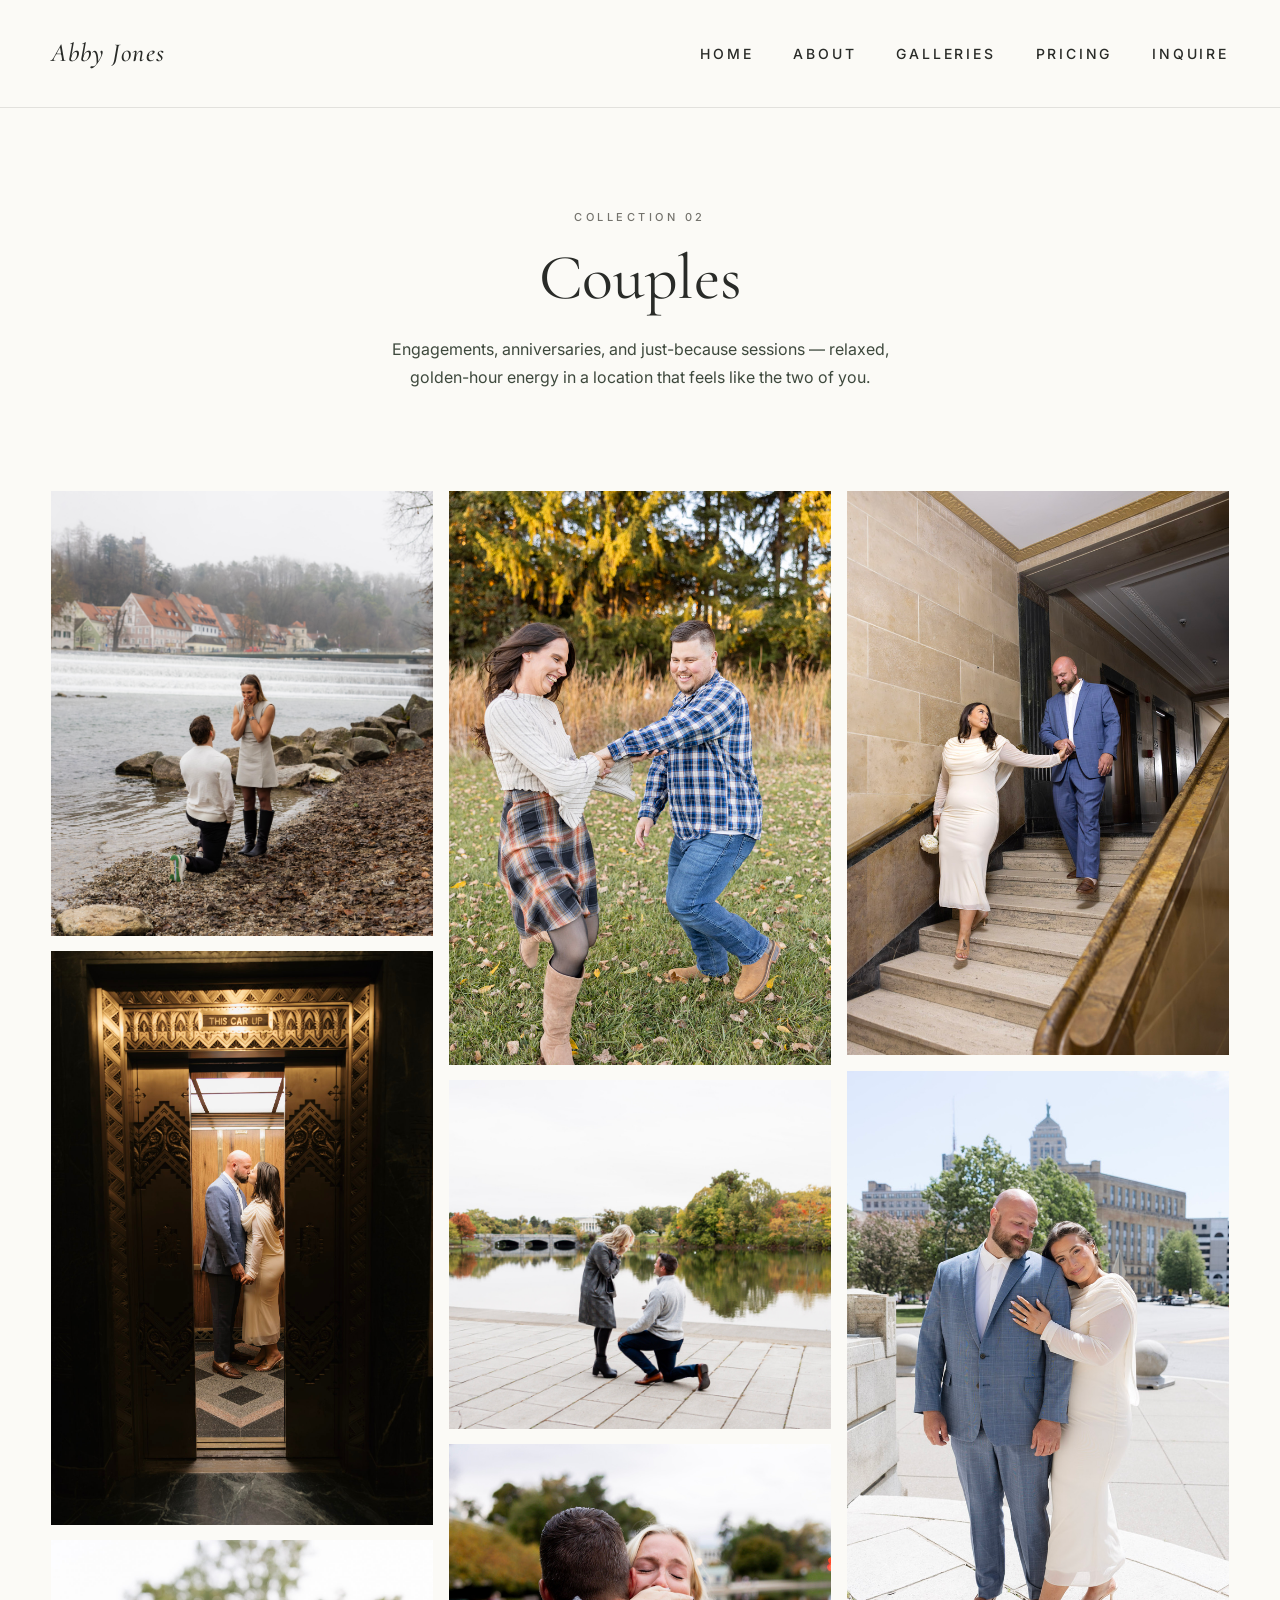
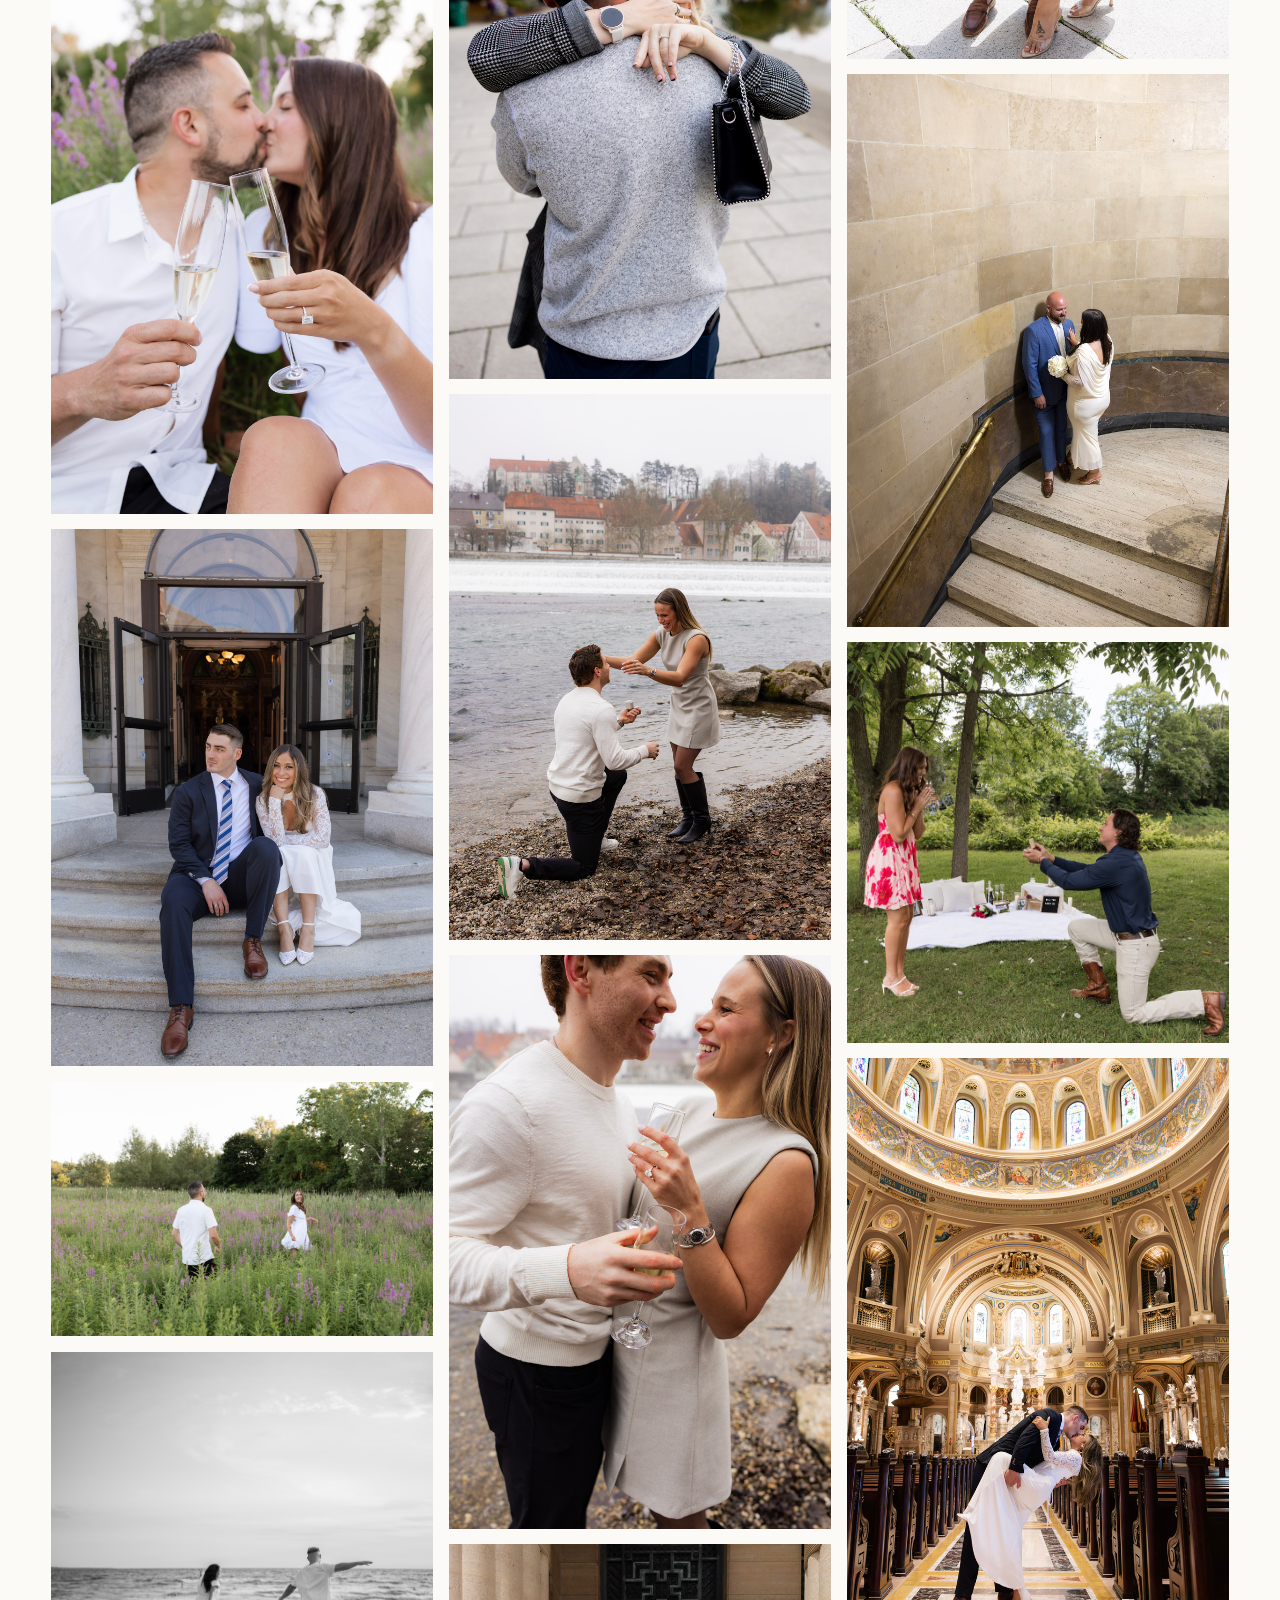
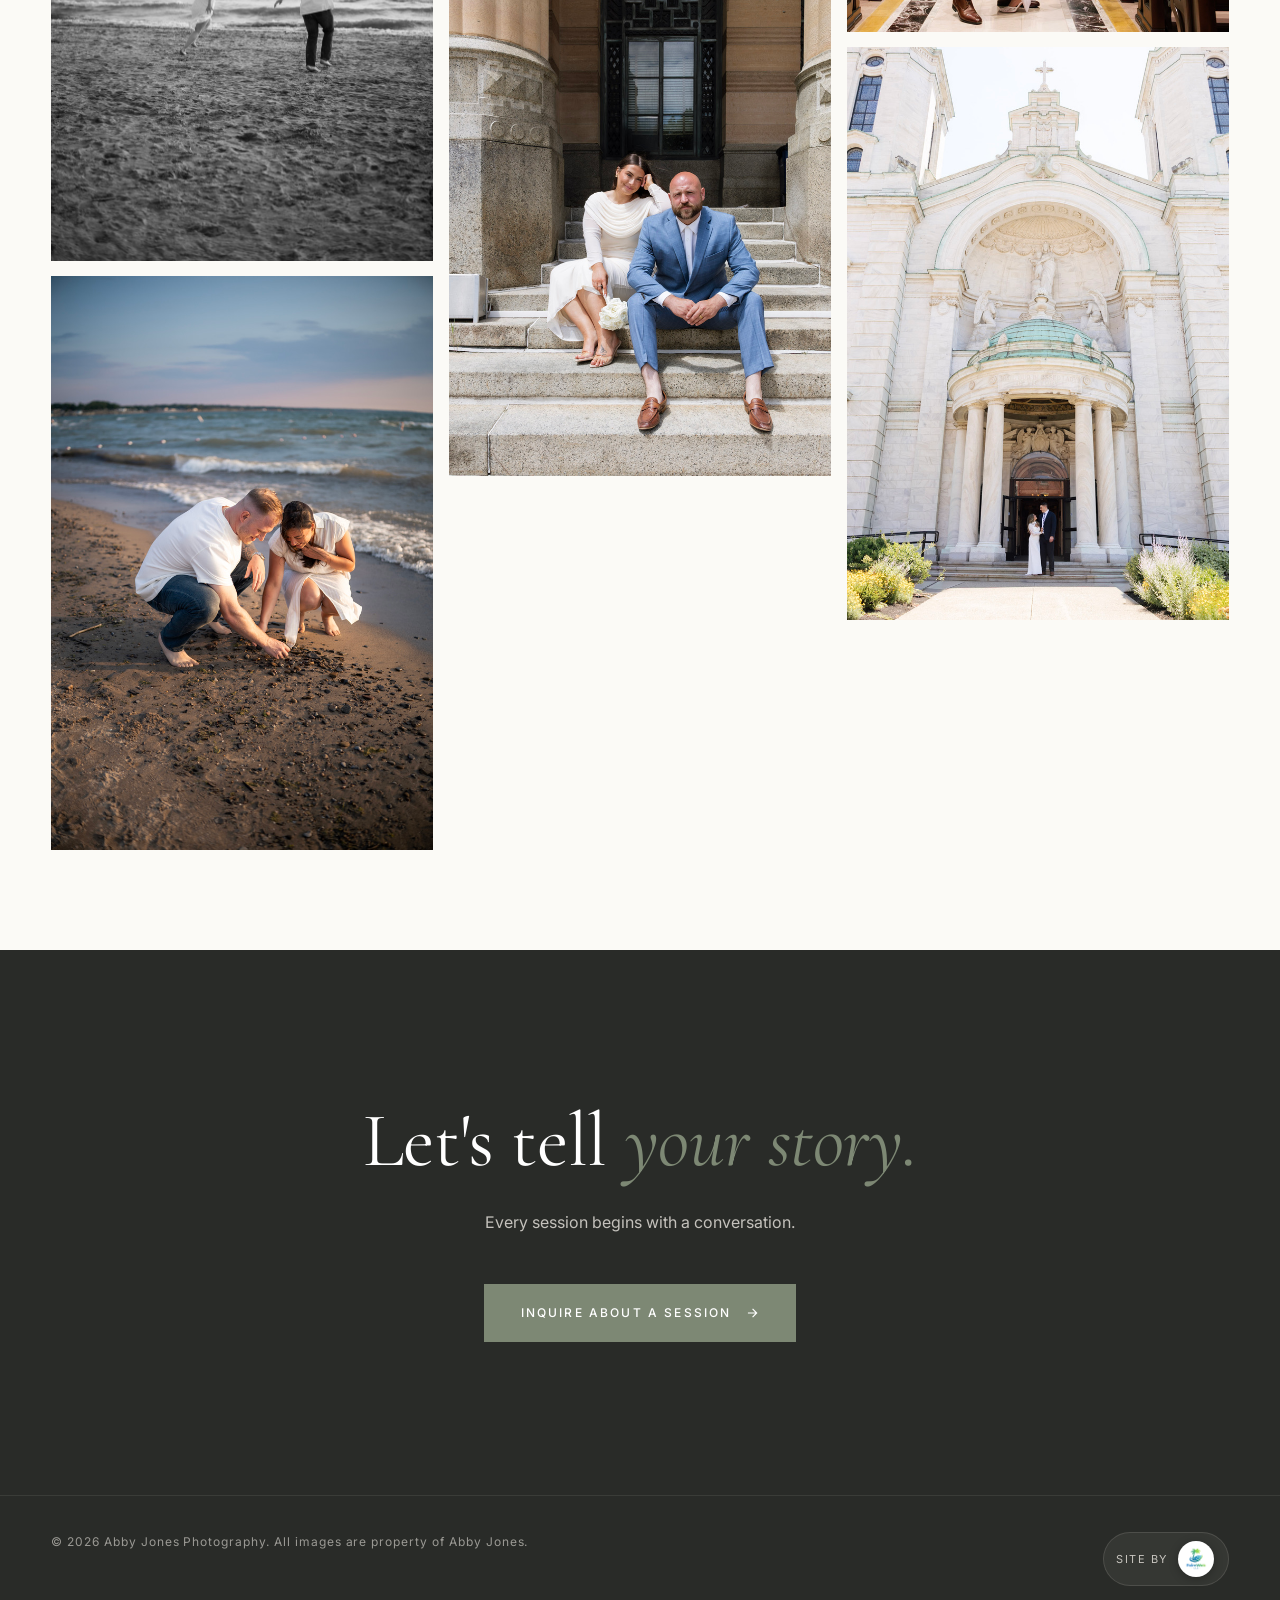
<file: galleries/couples.html>
<!DOCTYPE html>
<html lang="en">
<head>
  <meta charset="UTF-8">
  <meta name="viewport" content="width=device-width, initial-scale=1.0">
  <title>Couples — Abby Jones Photography</title>
  <meta name="description" content="Couples photography by Abby Jones — engagements, anniversaries, and just-because sessions.">
  <link rel="canonical" href="https://abbyjonesphotography.com/galleries/couples.html">
  <meta property="og:title" content="Couples — Abby Jones Photography">
  <meta property="og:type" content="website">
  <meta property="og:image" content="https://abbyjonesphotography.com/assets/galleries/couples/rooftop-dip.jpg">

  <link rel="preconnect" href="https://fonts.googleapis.com">
  <link rel="preconnect" href="https://fonts.gstatic.com" crossorigin>
  <link href="https://fonts.googleapis.com/css2?family=Cormorant+Garamond:ital,wght@0,400;0,500;0,600;1,400;1,500&family=Inter:wght@300;400;500;600&display=swap" rel="stylesheet">
  <link rel="stylesheet" href="../css/site.css">
  <script src="../js/theme.js"></script>
  <script defer src="https://cloud.umami.is/script.js" data-website-id="20049678-66b9-4f25-bf27-30487285aba8" data-domains="abbyjonesphotography.com,www.abbyjonesphotography.com"></script>
</head>
<body>

  <nav class="nav nav--solid" data-partial="nav"></nav>

  <section class="section section--tight">
    <div class="container text-center">
      <p class="section__label reveal">Collection 02</p>
      <h1 class="section__title reveal">Couples</h1>
      <p class="reveal" style="max-width:52ch; margin:24px auto 0; color:var(--ink-soft); line-height:1.75;">
        Engagements, anniversaries, and just-because sessions — relaxed, golden-hour energy in a location that feels like the two of you.
      </p>
    </div>
  </section>

  <section class="section section--tight gallery" style="padding-top:0;">
    <div class="container">
      <div data-gallery="couples"></div>
    </div>
  </section>

  <section class="section contact">
    <div class="container">
      <h2 class="contact__title reveal">Let's tell <em>your story.</em></h2>
      <p class="contact__sub reveal">Every session begins with a conversation.</p>
      <div class="contact__actions reveal">
        <a href="../inquire.html" class="btn btn--primary">Inquire about a session
          <svg viewBox="0 0 24 24" fill="none" stroke="currentColor" stroke-width="2"><path d="M5 12h14M13 5l7 7-7 7"/></svg>
        </a>
      </div>
    </div>
  </section>

  <footer class="footer" data-partial="footer"></footer>

  <script src="../js/site.js?v=20260901b"></script>
  <script src="../js/gallery.js"></script>
</body>
</html>
</file>
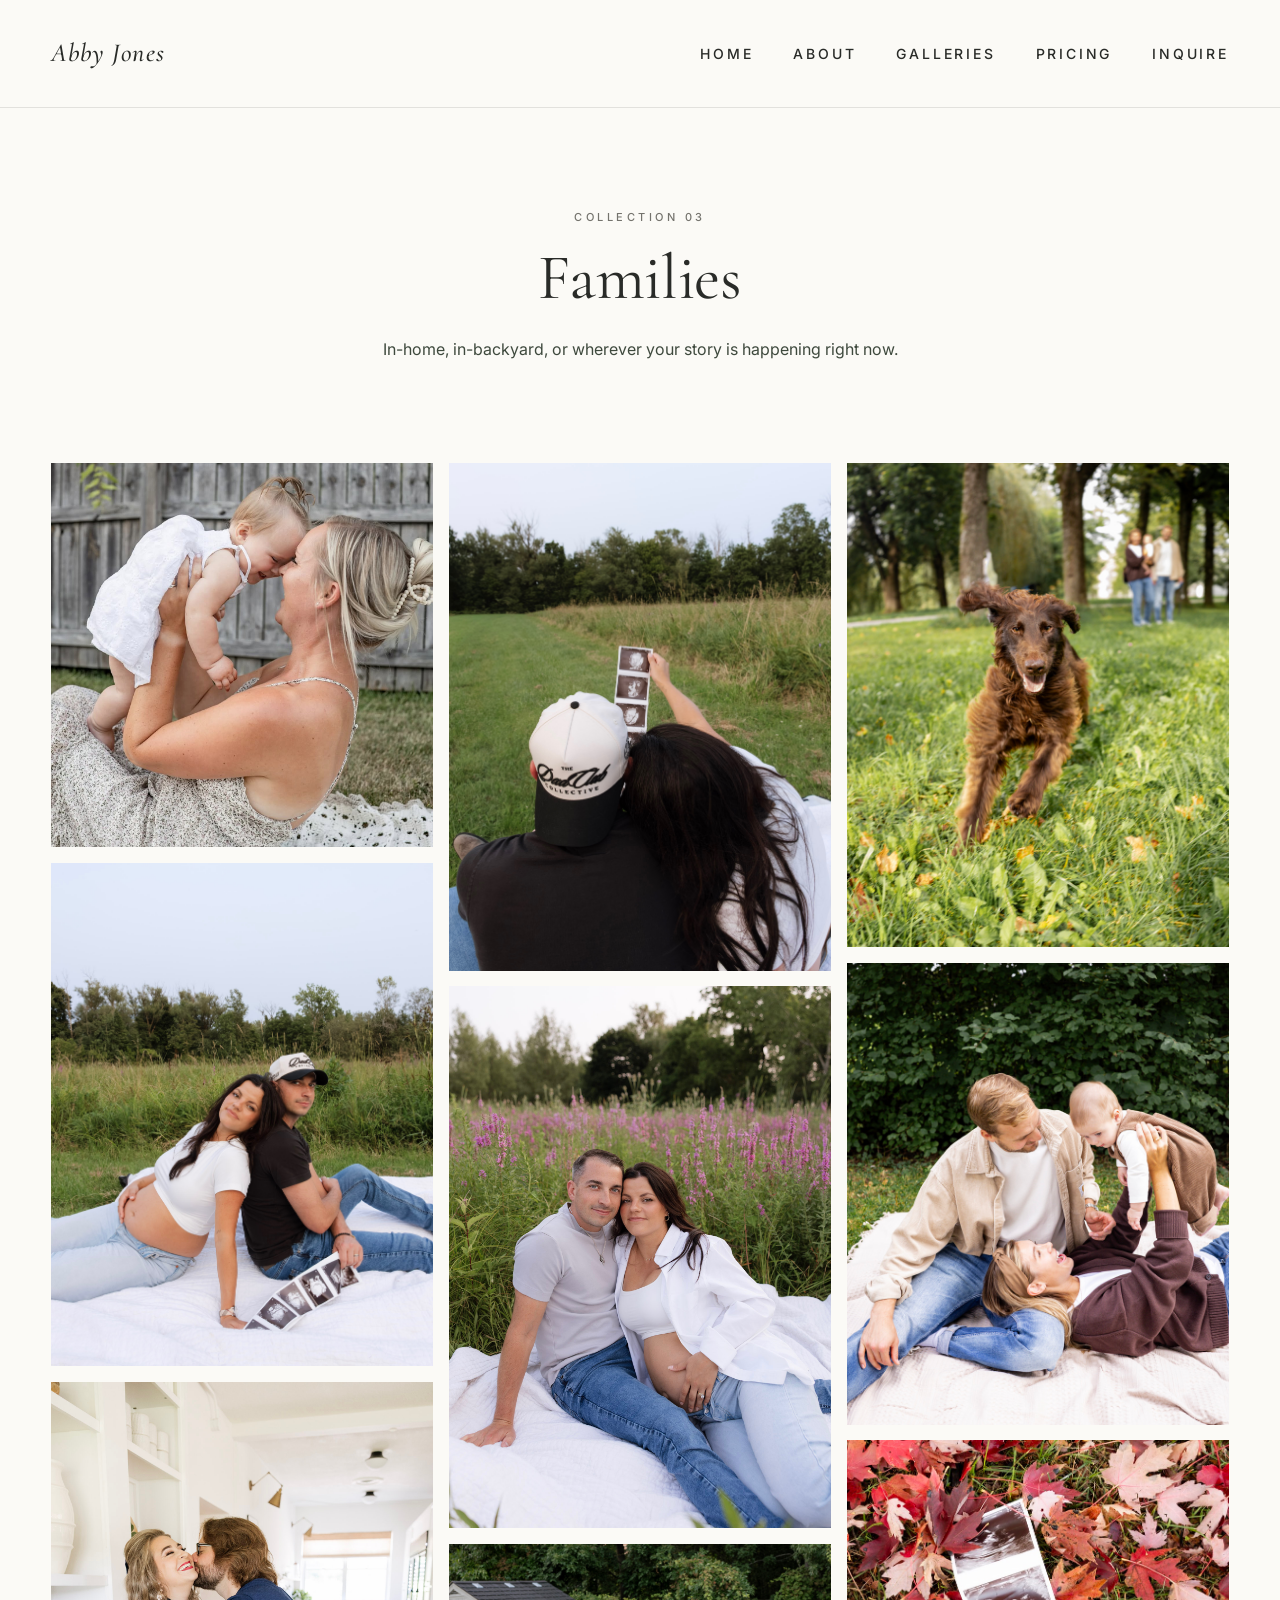
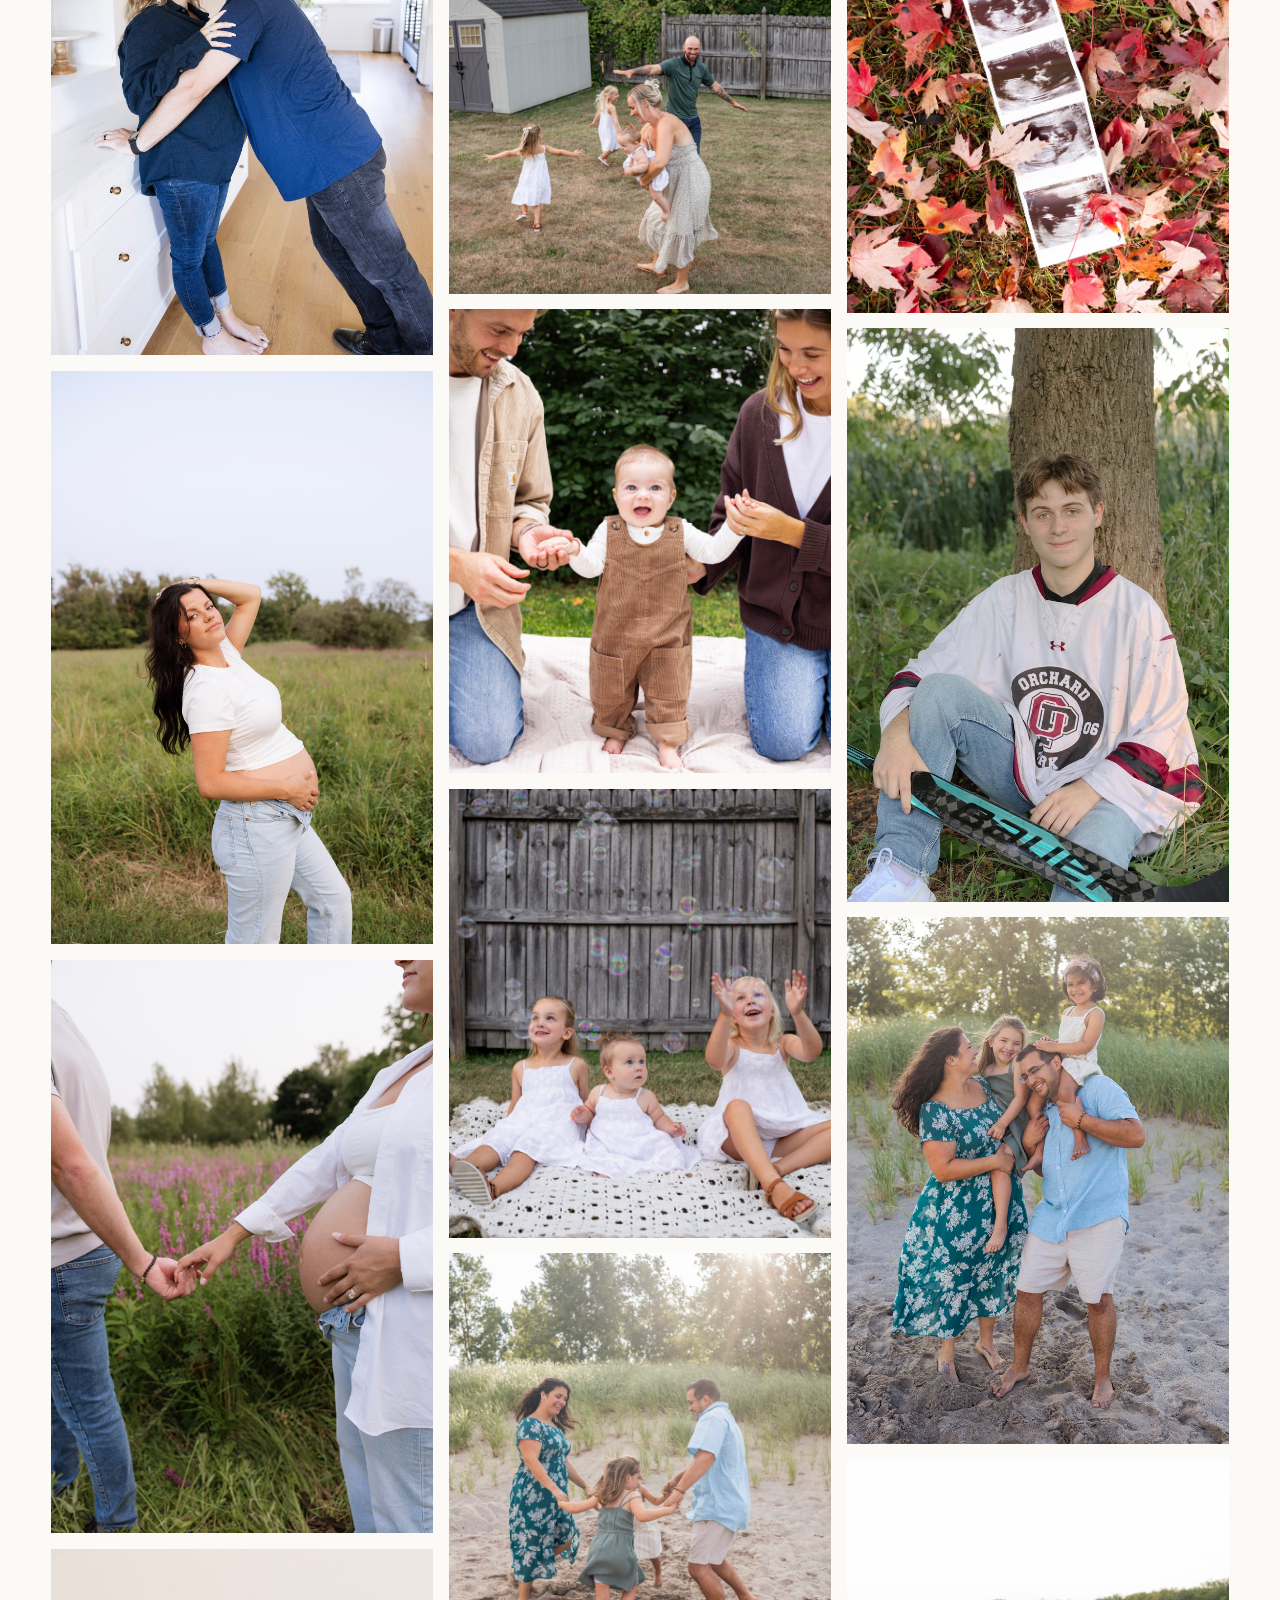
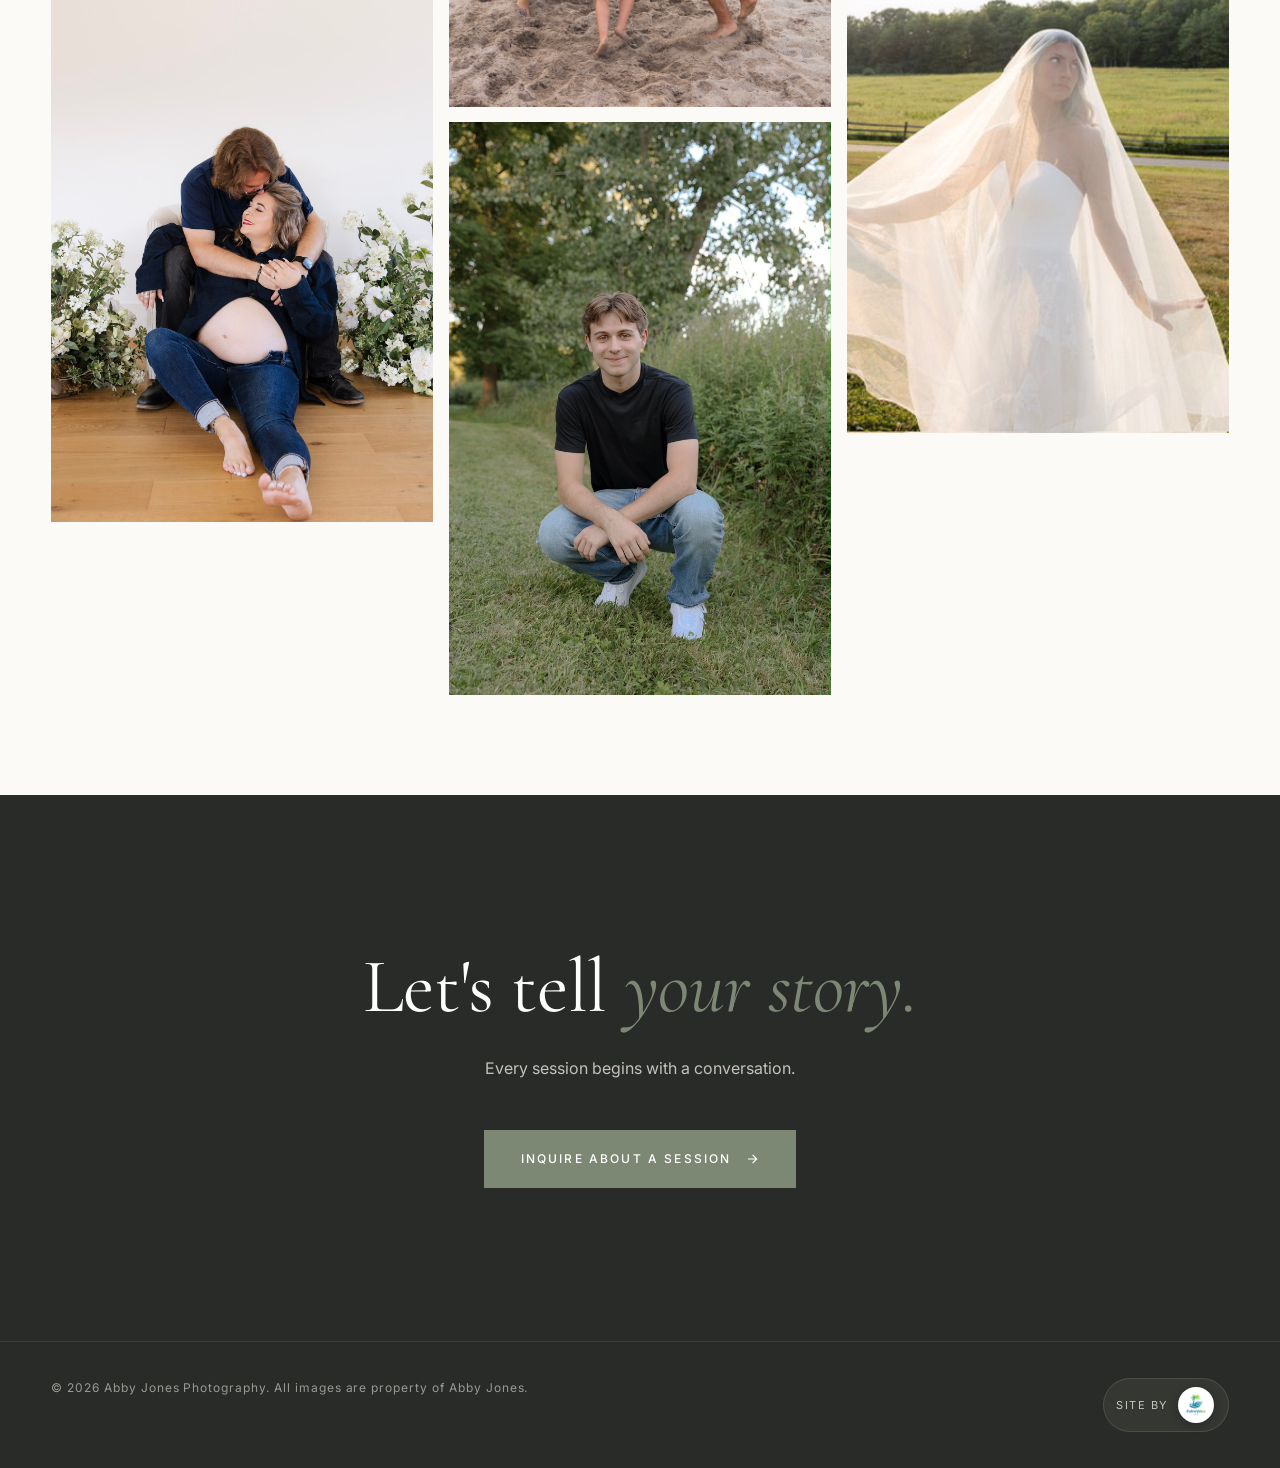
<file: galleries/families.html>
<!DOCTYPE html>
<html lang="en">
<head>
  <meta charset="UTF-8">
  <meta name="viewport" content="width=device-width, initial-scale=1.0">
  <title>Families — Abby Jones Photography</title>
  <meta name="description" content="Family photography by Abby Jones — new babies, growing families, and the chapters worth holding onto.">
  <link rel="canonical" href="https://abbyjonesphotography.com/galleries/families.html">
  <meta property="og:title" content="Families — Abby Jones Photography">
  <meta property="og:type" content="website">
  <meta property="og:image" content="https://abbyjonesphotography.com/assets/galleries/families/mom-baby.jpg">

  <link rel="preconnect" href="https://fonts.googleapis.com">
  <link rel="preconnect" href="https://fonts.gstatic.com" crossorigin>
  <link href="https://fonts.googleapis.com/css2?family=Cormorant+Garamond:ital,wght@0,400;0,500;0,600;1,400;1,500&family=Inter:wght@300;400;500;600&display=swap" rel="stylesheet">
  <link rel="stylesheet" href="../css/site.css">
  <script src="../js/theme.js"></script>
  <script defer src="https://cloud.umami.is/script.js" data-website-id="20049678-66b9-4f25-bf27-30487285aba8" data-domains="abbyjonesphotography.com,www.abbyjonesphotography.com"></script>
</head>
<body>

  <nav class="nav nav--solid" data-partial="nav"></nav>

  <section class="section section--tight">
    <div class="container text-center">
      <p class="section__label reveal">Collection 03</p>
      <h1 class="section__title reveal">Families</h1>
      <p class="reveal" style="max-width:52ch; margin:24px auto 0; color:var(--ink-soft); line-height:1.75;">
        In-home, in-backyard, or wherever your story is happening right now.
      </p>
    </div>
  </section>

  <section class="section section--tight gallery" style="padding-top:0;">
    <div class="container">
      <div data-gallery="families"></div>
    </div>
  </section>

  <section class="section contact">
    <div class="container">
      <h2 class="contact__title reveal">Let's tell <em>your story.</em></h2>
      <p class="contact__sub reveal">Every session begins with a conversation.</p>
      <div class="contact__actions reveal">
        <a href="../inquire.html" class="btn btn--primary">Inquire about a session
          <svg viewBox="0 0 24 24" fill="none" stroke="currentColor" stroke-width="2"><path d="M5 12h14M13 5l7 7-7 7"/></svg>
        </a>
      </div>
    </div>
  </section>

  <footer class="footer" data-partial="footer"></footer>

  <script src="../js/site.js?v=20260901b"></script>
  <script src="../js/gallery.js"></script>
</body>
</html>
</file>
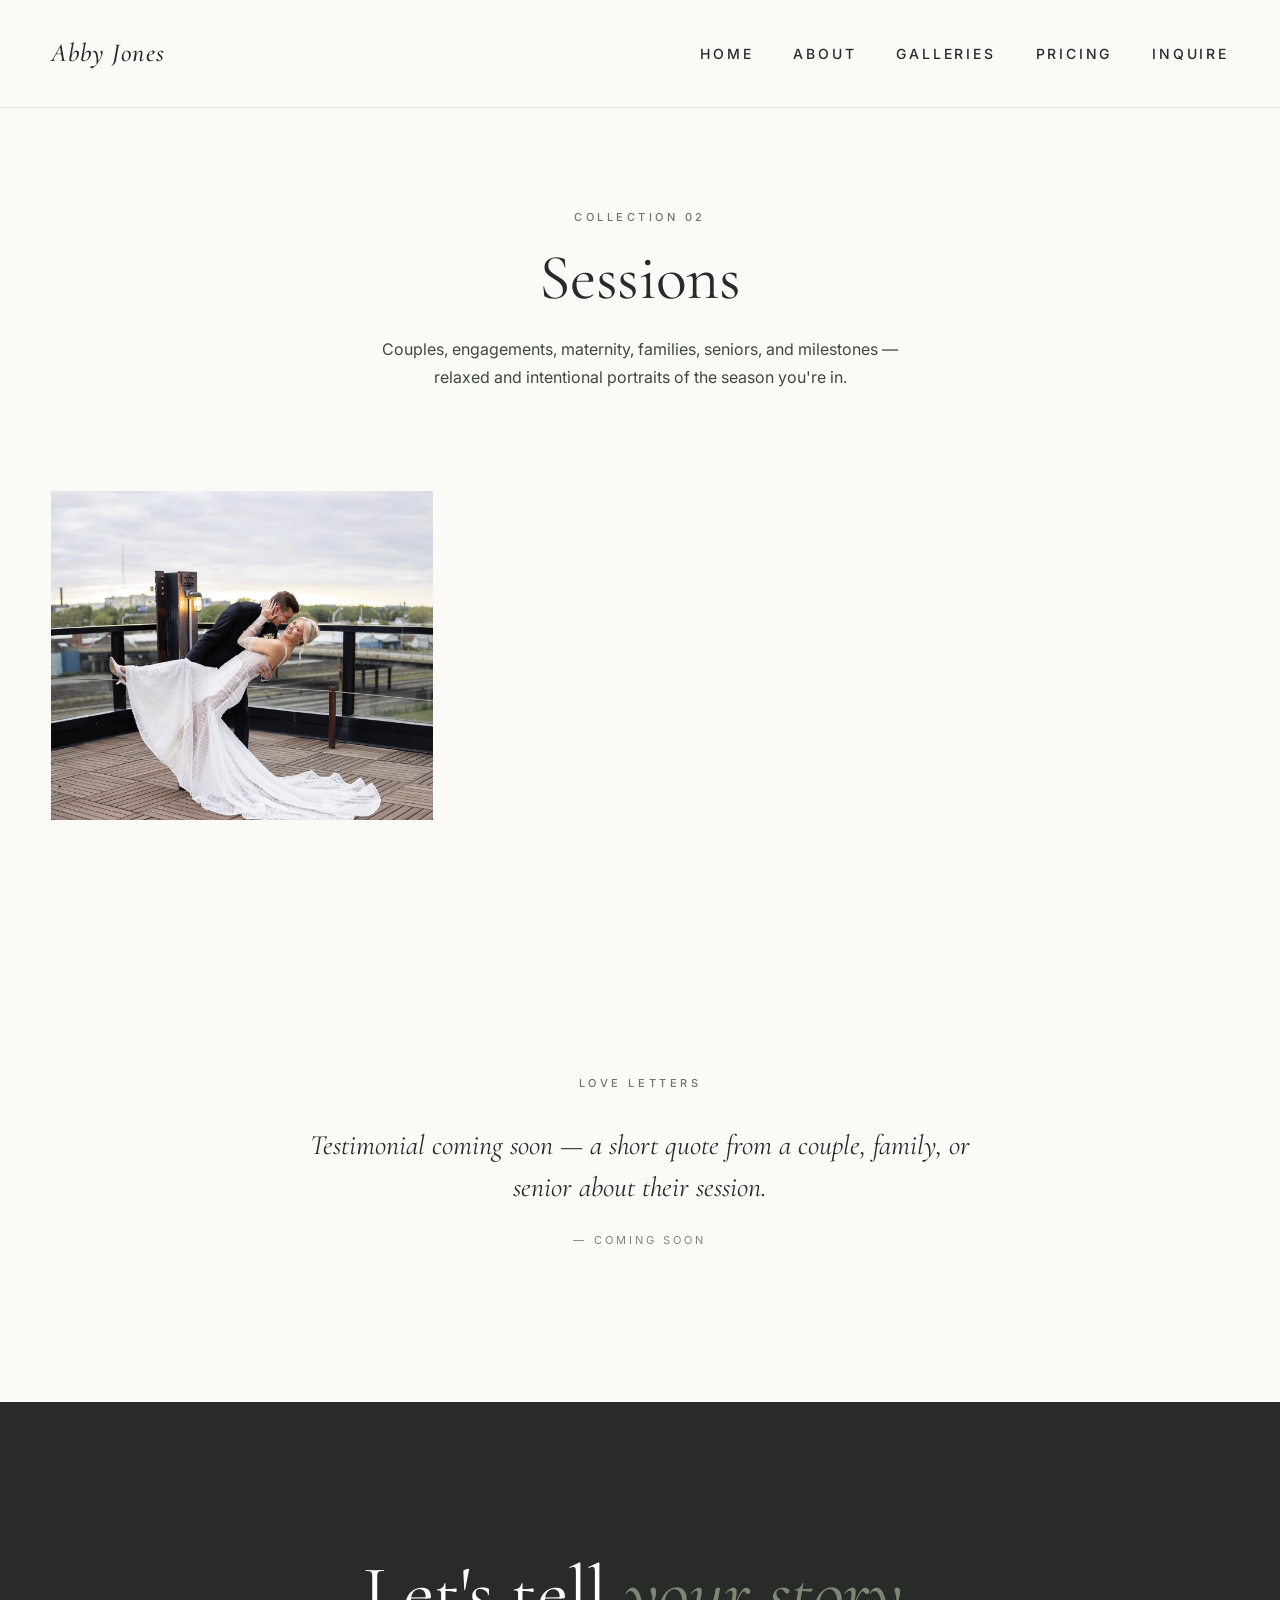
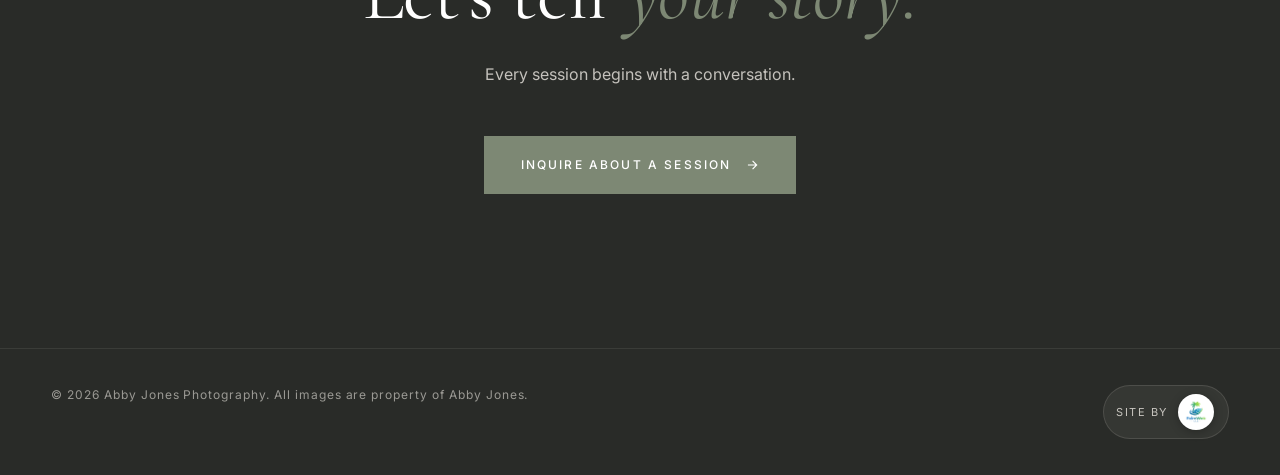
<file: galleries/sessions.html>
<!DOCTYPE html>
<html lang="en">
<head>
  <meta charset="UTF-8">
  <meta name="viewport" content="width=device-width, initial-scale=1.0">
  <title>Sessions — Abby Jones Photography</title>
  <meta name="description" content="Portrait sessions by Abby Jones — couples, engagements, maternity, families, seniors, and milestones.">
  <link rel="canonical" href="https://abbyjonesphotography.com/galleries/sessions.html">
  <meta property="og:title" content="Sessions — Abby Jones Photography">
  <meta property="og:type" content="website">
  <meta property="og:image" content="https://abbyjonesphotography.com/assets/galleries/couples/rooftop-dip.jpg">

  <link rel="preconnect" href="https://fonts.googleapis.com">
  <link rel="preconnect" href="https://fonts.gstatic.com" crossorigin>
  <link href="https://fonts.googleapis.com/css2?family=Cormorant+Garamond:ital,wght@0,400;0,500;0,600;1,400;1,500&family=Inter:wght@300;400;500;600&display=swap" rel="stylesheet">
  <link rel="stylesheet" href="../css/site.css">
  <script src="../js/theme.js"></script>
  <script defer src="https://cloud.umami.is/script.js" data-website-id="20049678-66b9-4f25-bf27-30487285aba8" data-domains="abbyjonesphotography.com,www.abbyjonesphotography.com"></script>
</head>
<body>

  <nav class="nav nav--solid" data-partial="nav"></nav>

  <section class="section section--tight">
    <div class="container text-center">
      <p class="section__label reveal">Collection 02</p>
      <h1 class="section__title reveal">Sessions</h1>
      <p class="reveal" style="max-width:56ch; margin:24px auto 0; color:var(--ink-soft); line-height:1.75;">
        Couples, engagements, maternity, families, seniors, and milestones — relaxed and intentional portraits of the season you're in.
      </p>
    </div>
  </section>

  <section class="section section--tight gallery" style="padding-top:0;">
    <div class="container">
      <div data-gallery="sessions"></div>
    </div>
  </section>

  <!-- Love letters (testimonials sprinkled here) -->
  <section class="section loveletter">
    <div class="container">
      <p class="section__label reveal">Love letters</p>
      <blockquote class="loveletter__quote reveal">
        <p>Testimonial coming soon — a short quote from a couple, family, or senior about their session.</p>
        <footer>— Coming soon</footer>
      </blockquote>
    </div>
  </section>

  <section class="section contact">
    <div class="container">
      <h2 class="contact__title reveal">Let's tell <em>your story.</em></h2>
      <p class="contact__sub reveal">Every session begins with a conversation.</p>
      <div class="contact__actions reveal">
        <a href="../inquire.html" class="btn btn--primary">Inquire about a session
          <svg viewBox="0 0 24 24" fill="none" stroke="currentColor" stroke-width="2"><path d="M5 12h14M13 5l7 7-7 7"/></svg>
        </a>
      </div>
    </div>
  </section>

  <footer class="footer" data-partial="footer"></footer>

  <script src="../js/site.js?v=20260901b"></script>
  <script src="../js/gallery.js"></script>
</body>
</html>
</file>
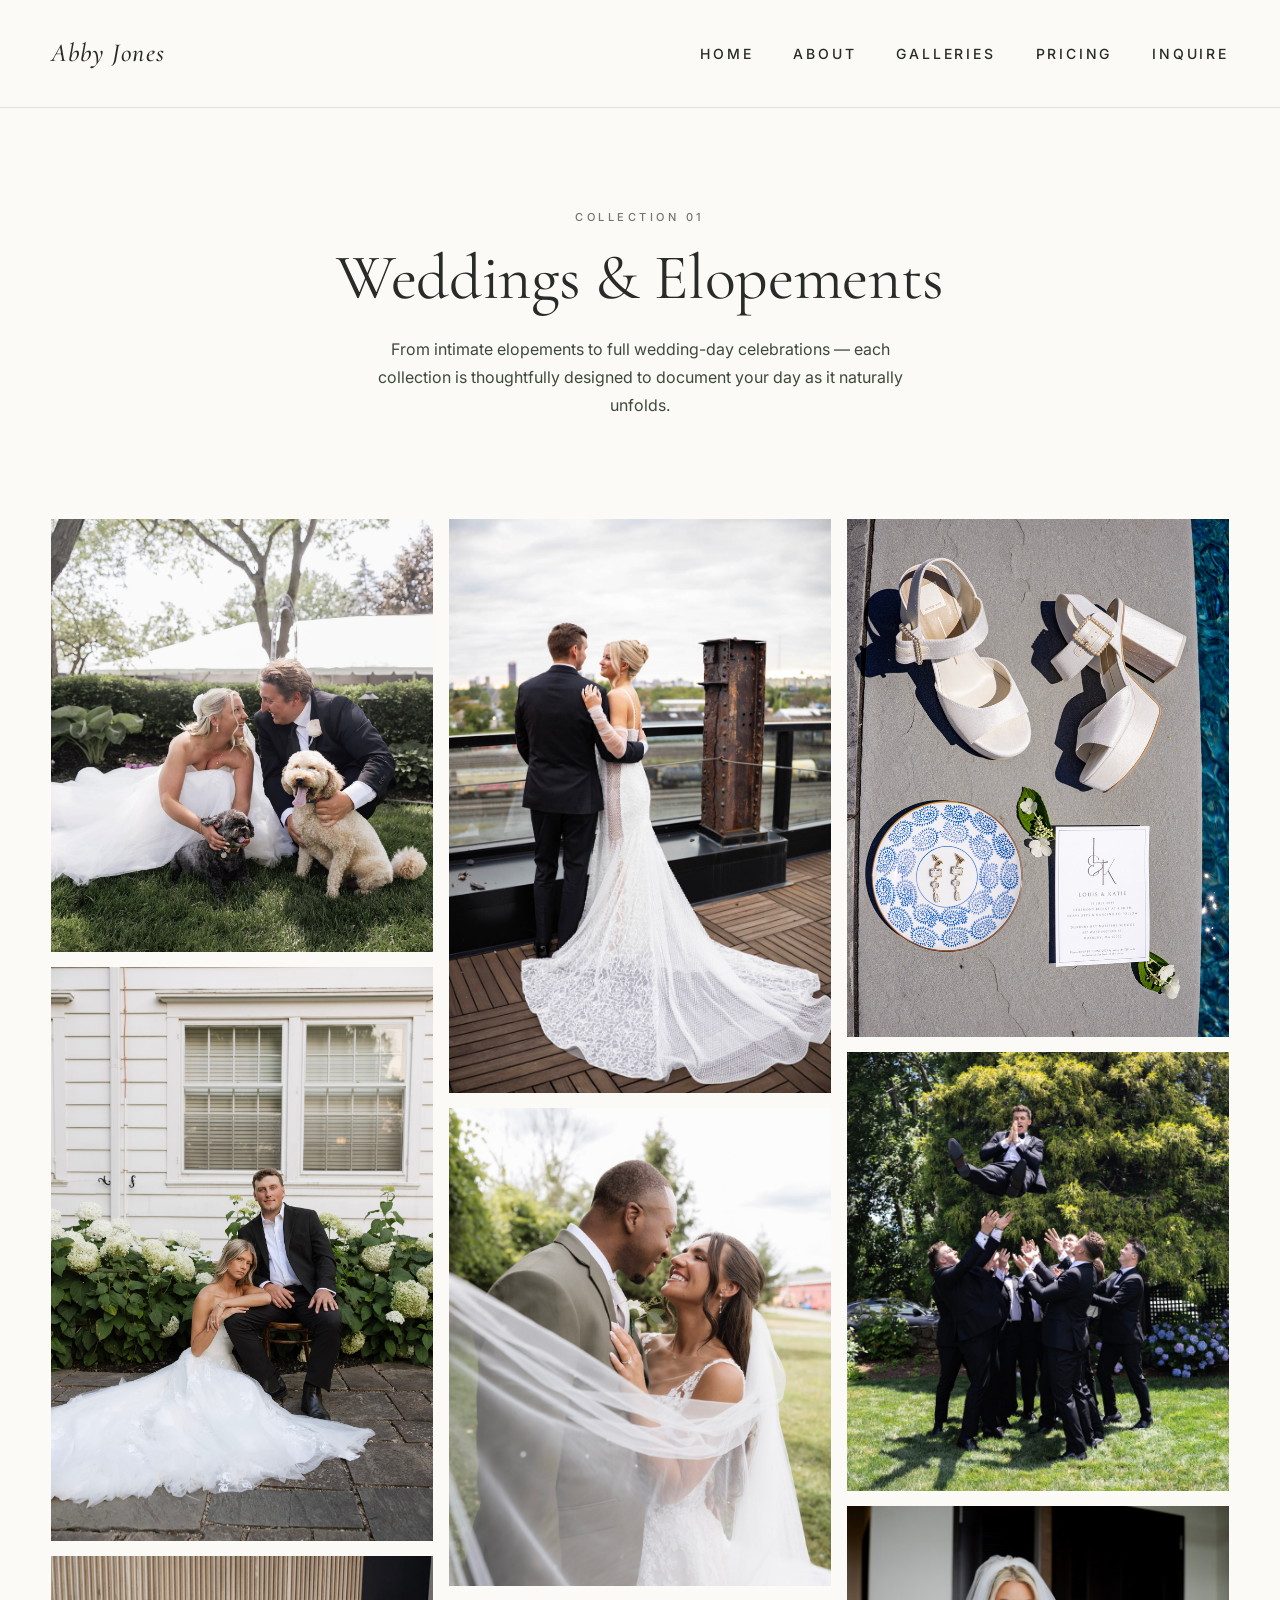
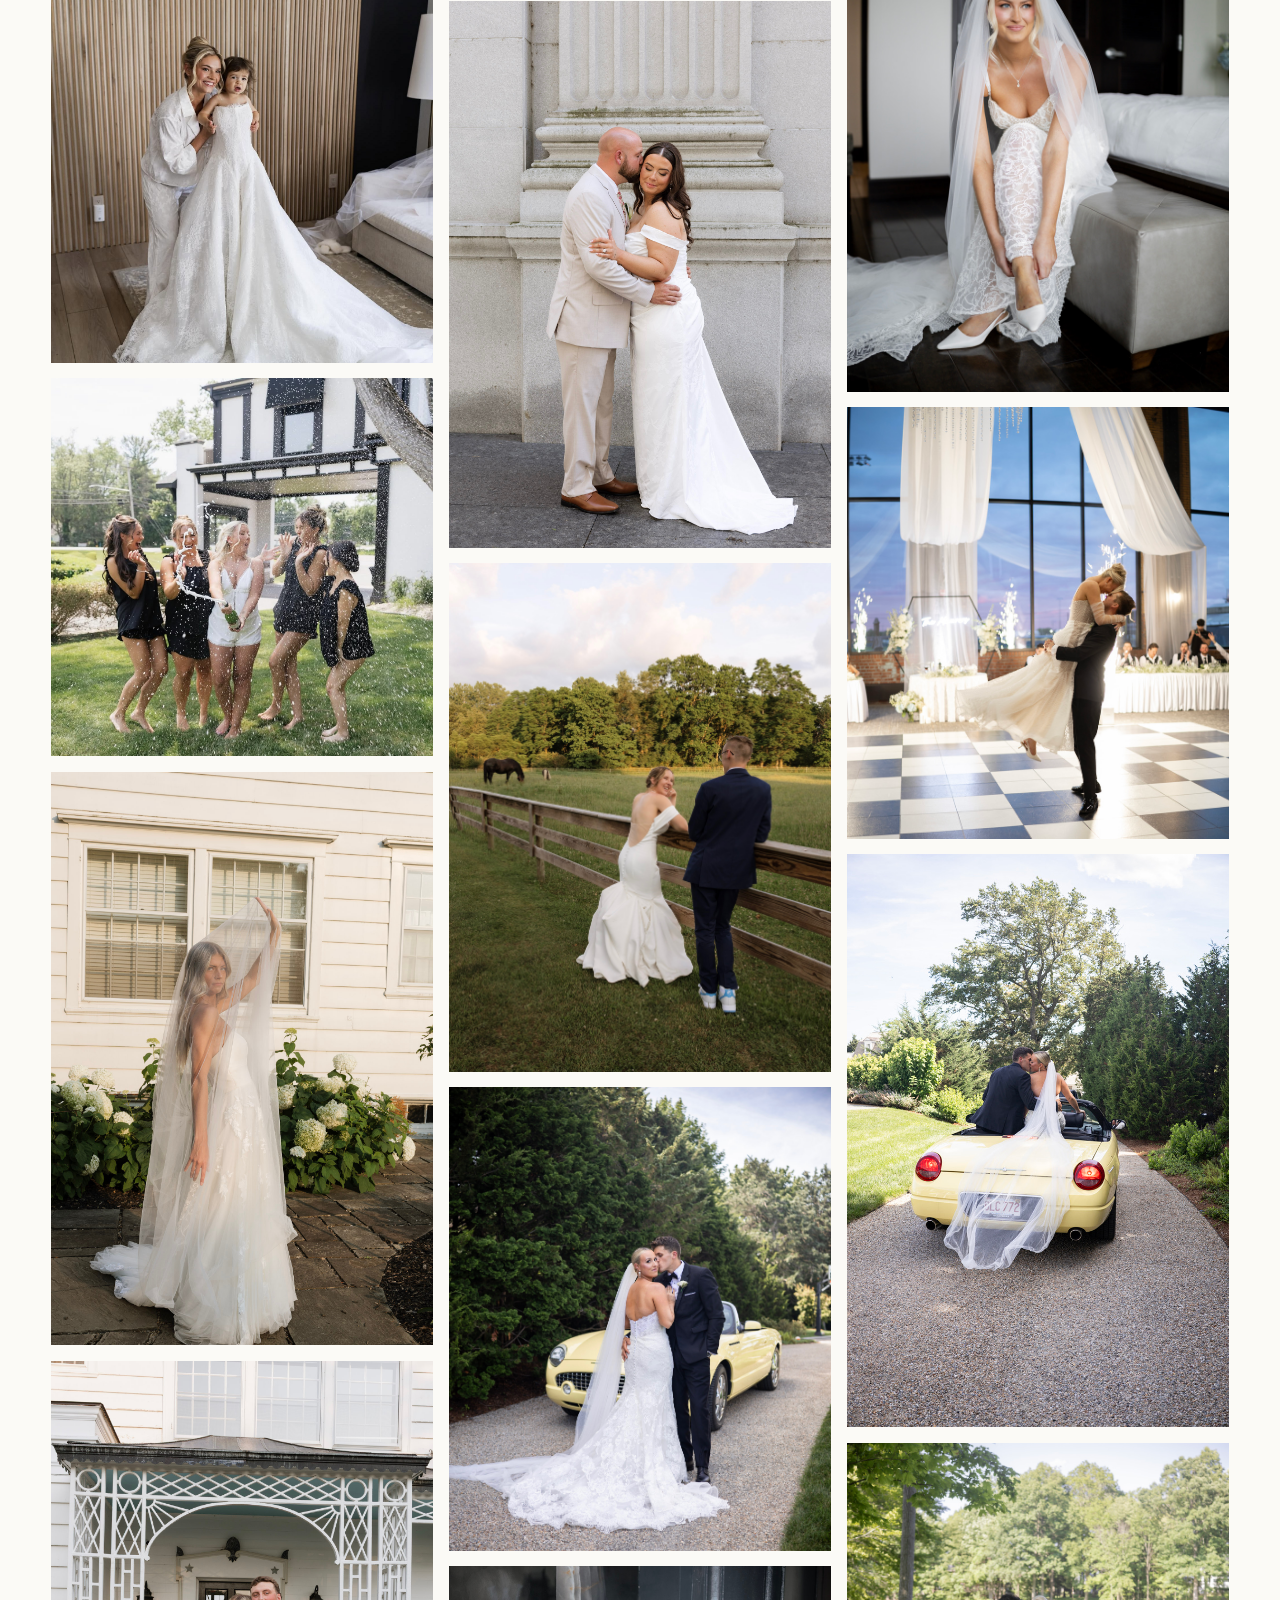
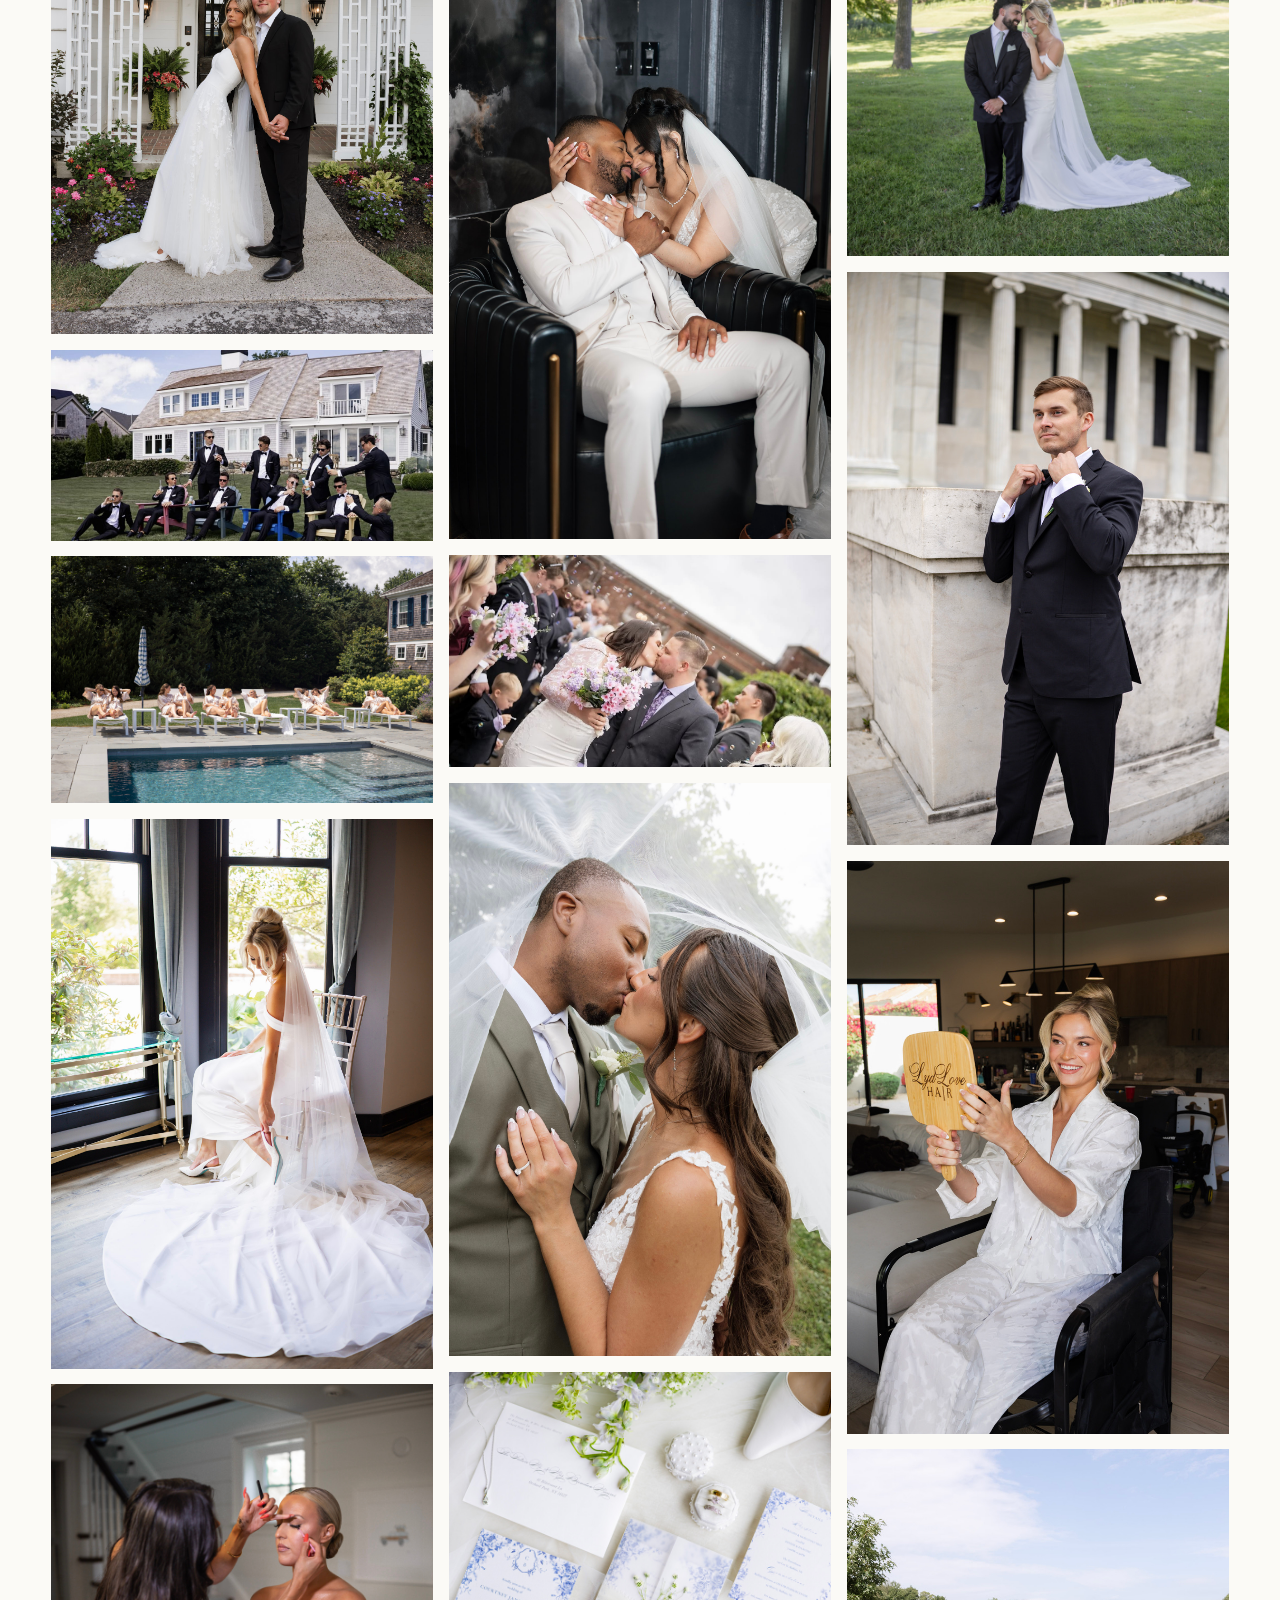
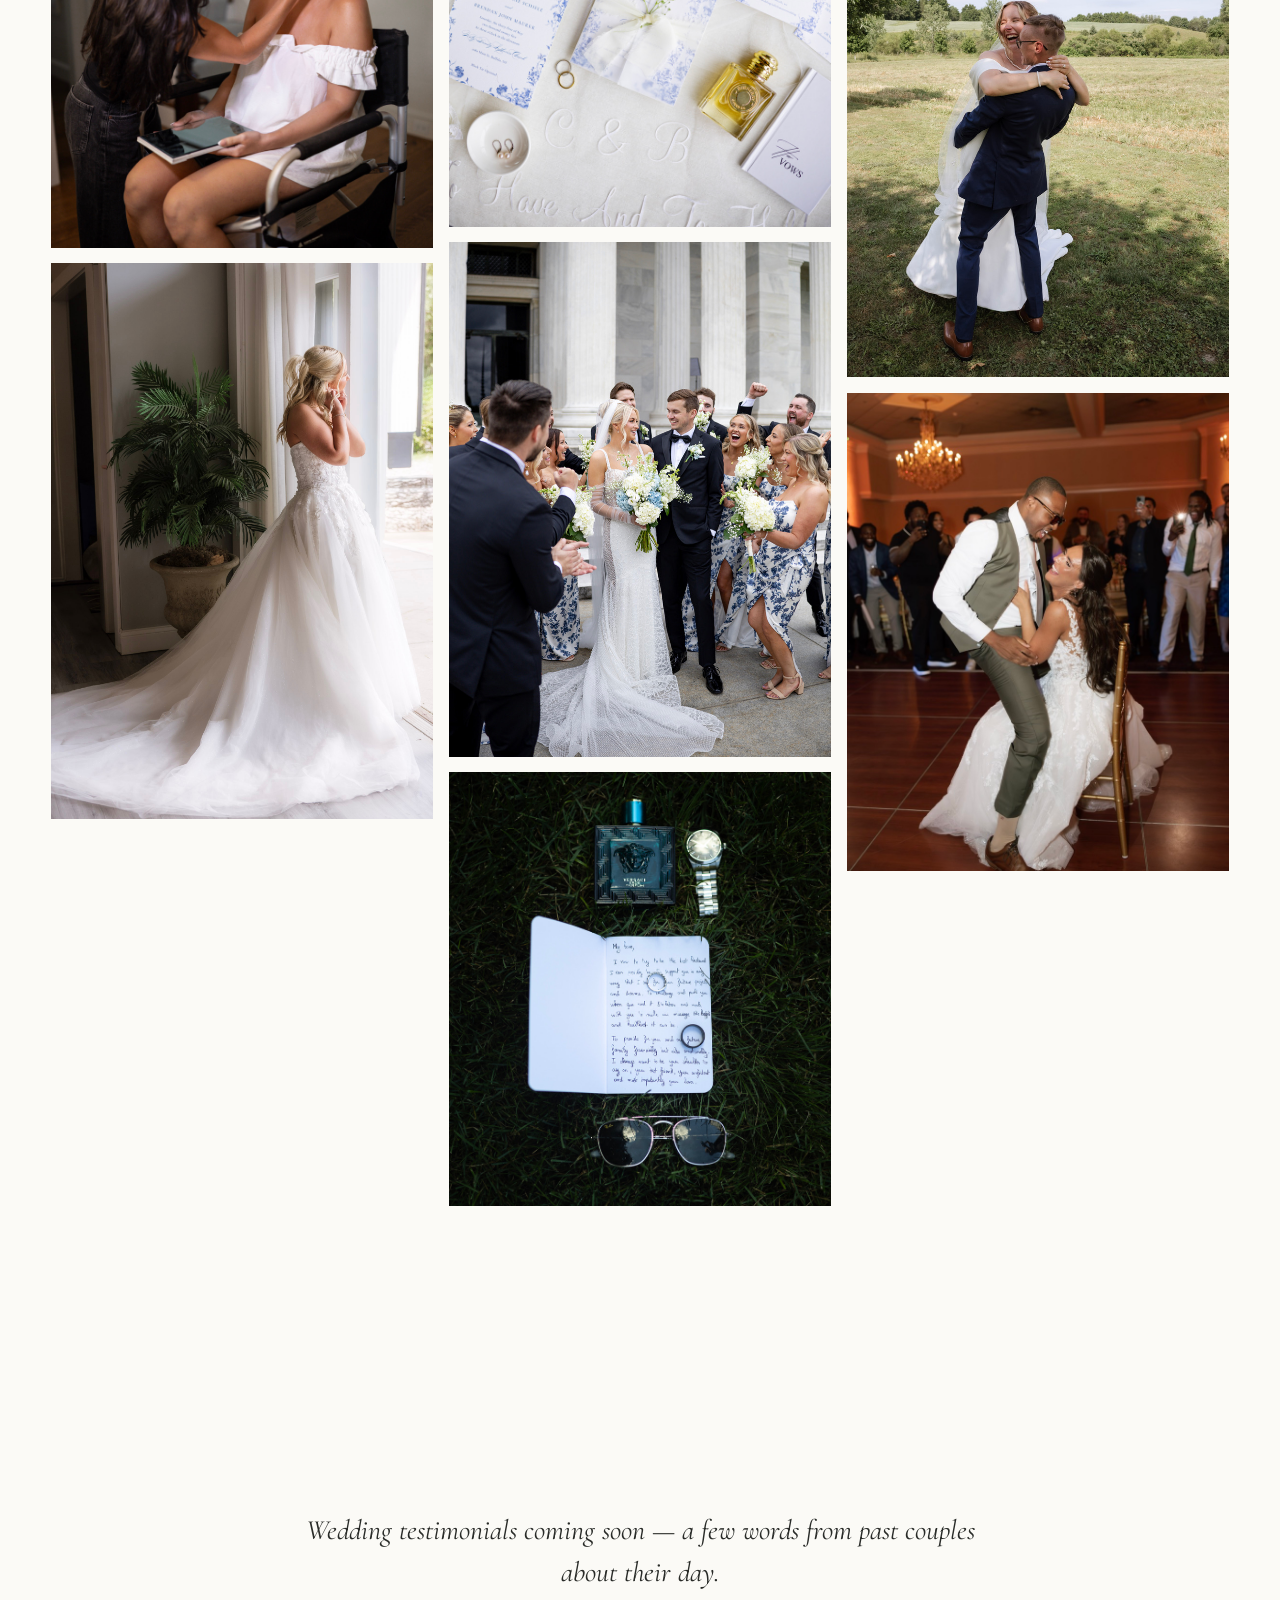
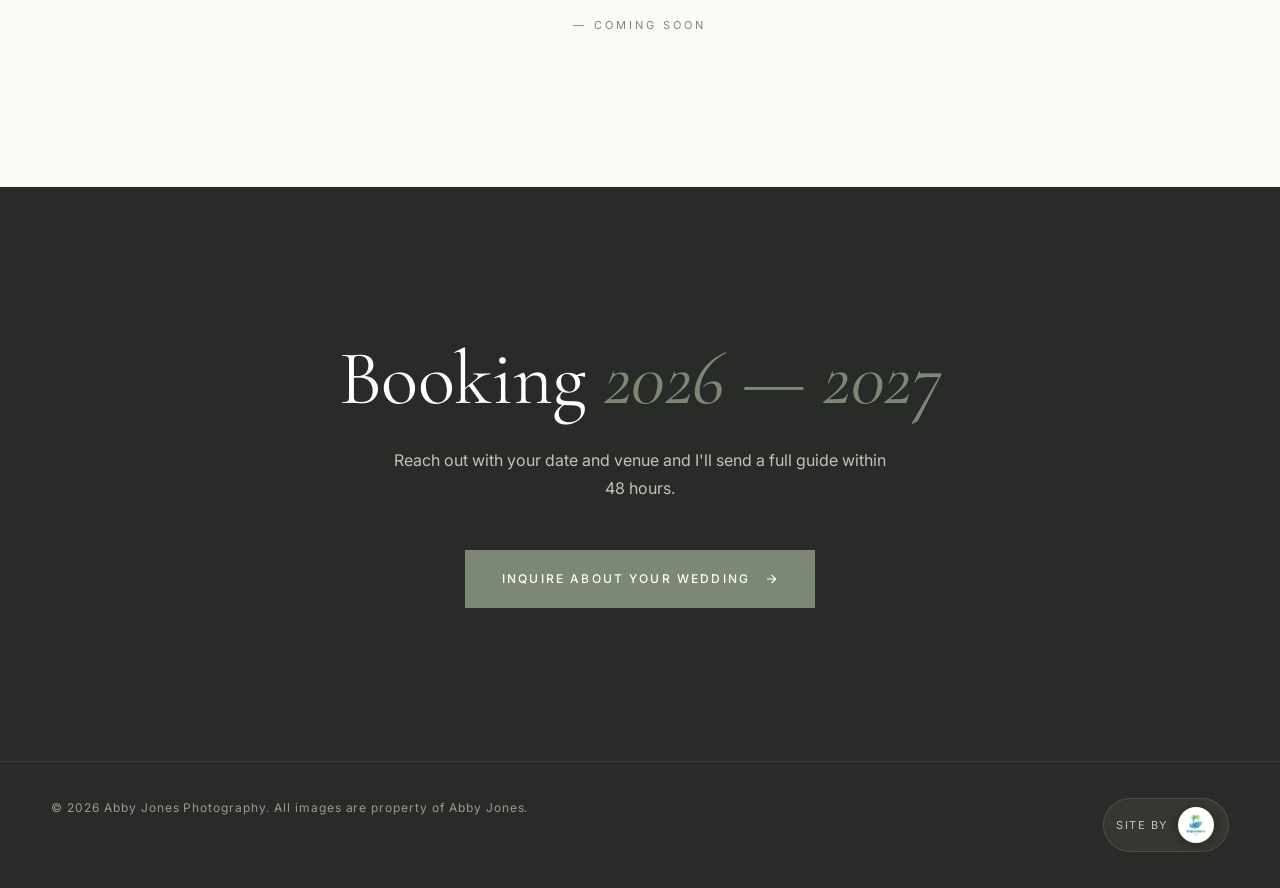
<file: galleries/weddings.html>
<!DOCTYPE html>
<html lang="en">
<head>
  <meta charset="UTF-8">
  <meta name="viewport" content="width=device-width, initial-scale=1.0">
  <title>Weddings — Abby Jones Photography</title>
  <meta name="description" content="Editorial wedding photography by Abby Jones. Full-day storytelling in Buffalo, NY, Germany, and worldwide.">
  <link rel="canonical" href="https://abbyjonesphotography.com/galleries/weddings.html">
  <meta property="og:title" content="Weddings — Abby Jones Photography">
  <meta property="og:type" content="website">
  <meta property="og:image" content="https://abbyjonesphotography.com/assets/galleries/weddings/wedding-dogs.jpg">

  <link rel="preconnect" href="https://fonts.googleapis.com">
  <link rel="preconnect" href="https://fonts.gstatic.com" crossorigin>
  <link href="https://fonts.googleapis.com/css2?family=Cormorant+Garamond:ital,wght@0,400;0,500;0,600;1,400;1,500&family=Inter:wght@300;400;500;600&display=swap" rel="stylesheet">
  <link rel="stylesheet" href="../css/site.css">
  <script src="../js/theme.js"></script>
  <script defer src="https://cloud.umami.is/script.js" data-website-id="20049678-66b9-4f25-bf27-30487285aba8" data-domains="abbyjonesphotography.com,www.abbyjonesphotography.com"></script>
</head>
<body>

  <nav class="nav nav--solid" data-partial="nav"></nav>

  <section class="section section--tight">
    <div class="container text-center">
      <p class="section__label reveal">Collection 01</p>
      <h1 class="section__title reveal">Weddings &amp; Elopements</h1>
      <p class="reveal" style="max-width:56ch; margin:24px auto 0; color:var(--ink-soft); line-height:1.75;">
        From intimate elopements to full wedding-day celebrations — each collection is thoughtfully designed to document your day as it naturally unfolds.
      </p>
    </div>
  </section>

  <section class="section section--tight gallery" style="padding-top:0;">
    <div class="container">
      <div data-gallery="weddings"></div>
    </div>
  </section>

  <!-- Love letters (wedding testimonials) -->
  <section class="section loveletter">
    <div class="container">
      <p class="section__label reveal">Love letters</p>
      <blockquote class="loveletter__quote reveal">
        <p>Wedding testimonials coming soon — a few words from past couples about their day.</p>
        <footer>— Coming soon</footer>
      </blockquote>
    </div>
  </section>

  <section class="section contact">
    <div class="container">
      <h2 class="contact__title reveal">Booking <em>2026 — 2027</em></h2>
      <p class="contact__sub reveal">Reach out with your date and venue and I'll send a full guide within 48 hours.</p>
      <div class="contact__actions reveal">
        <a href="../inquire.html" class="btn btn--primary">Inquire about your wedding
          <svg viewBox="0 0 24 24" fill="none" stroke="currentColor" stroke-width="2"><path d="M5 12h14M13 5l7 7-7 7"/></svg>
        </a>
      </div>
    </div>
  </section>

  <footer class="footer" data-partial="footer"></footer>

  <script src="../js/site.js?v=20260901b"></script>
  <script src="../js/gallery.js"></script>
</body>
</html>
</file>
<file: css/site.css>
/* ===== Abby Jones Photography — Shared Styles ===== */

:root {
  /* Editorial wedding palette — warm, soft, ivory */
  /* Palette — warm neutral with sage/olive accents (~80% white/ivory, 15% cream/gray, 5% green) */
  --ivory: #F8F6F1;         /* Warm Ivory */
  --ivory-deep: #EEEAE1;    /* Soft Cream */
  --bone: #FBFAF6;          /* lighter than ivory for wash blocks */
  --ink: #292B28;           /* Charcoal */
  --ink-soft: #3E493D;      /* Deep Olive (used as ink alt for headings) */
  --muted: #74736D;         /* Warm Gray */
  --sage: #7D8874;          /* Muted Sage — primary accent */
  --terracotta: #7D8874;    /* legacy alias — mapped to sage so existing rules still work */
  --gold: #3E493D;          /* legacy alias — mapped to deep olive so existing rules still work */
  --line: rgba(41, 43, 40, 0.12);

  --serif: 'Cormorant Garamond', Georgia, 'Times New Roman', serif;
  --sans: 'Inter', system-ui, -apple-system, sans-serif;

  --max: 1320px;
  --gutter: clamp(20px, 4vw, 56px);
}

* { margin: 0; padding: 0; box-sizing: border-box; }

html { scroll-behavior: smooth; }

body {
  font-family: var(--sans);
  background: var(--bone);
  color: var(--ink);
  font-size: 16px;
  line-height: 1.65;
  font-weight: 400;
  -webkit-font-smoothing: antialiased;
  -moz-osx-font-smoothing: grayscale;
}

img { display: block; max-width: 100%; height: auto; }
a { color: inherit; text-decoration: none; }

/* ===== NAV ===== */
.nav {
  position: absolute;
  top: 0; left: 0; right: 0;
  z-index: 10;
  padding: 32px var(--gutter);
  display: flex;
  align-items: center;
  justify-content: space-between;
  color: #fff;
}
/* Solid-nav variant used on non-hero pages */
.nav--solid {
  position: relative;
  background: var(--bone);
  color: var(--ink);
  border-bottom: 1px solid var(--line);
}
.nav__logo {
  font-family: var(--serif);
  font-size: 26px;
  font-weight: 500;
  letter-spacing: 0.04em;
  font-style: italic;
}
.nav__links {
  display: flex;
  gap: 40px;
  font-size: 14px;
  letter-spacing: 0.2em;
  text-transform: uppercase;
  font-weight: 500;
}
.nav__links a { transition: color 0.2s ease, opacity 0.2s ease; position: relative; }
.nav__links a:hover { color: var(--sage); opacity: 1; }
.nav__links a.is-active { color: var(--sage); }
.nav__toggle {
  display: none;
  background: none;
  border: 0;
  color: inherit;
  cursor: pointer;
  padding: 8px;
}
.nav__toggle svg { width: 24px; height: 24px; }
@media (max-width: 720px) {
  .nav__links {
    display: none;
    position: absolute;
    top: 100%;
    left: 0; right: 0;
    background: var(--bone);
    color: var(--ink);
    flex-direction: column;
    gap: 0;
    padding: 12px var(--gutter) 24px;
    border-bottom: 1px solid var(--line);
  }
  .nav__links.is-open { display: flex; }
  .nav__links a { padding: 14px 0; border-bottom: 1px solid var(--line); }
  .nav__links a:last-child { border-bottom: 0; }
  .nav__toggle { display: block; }
}

/* ===== HERO ===== */
.hero {
  position: relative;
  height: 100vh;
  min-height: 600px;
  overflow: hidden;
  color: #fff;
}
.hero--short { height: 62vh; min-height: 420px; }
.hero__bg { position: absolute; inset: 0; }
.hero__bg img {
  width: 100%; height: 100%;
  object-fit: cover;
  object-position: center 30%;
}
.hero__overlay {
  position: absolute; inset: 0;
  background: linear-gradient(
    180deg,
    rgba(0,0,0,0.25) 0%,
    rgba(0,0,0,0.10) 30%,
    rgba(0,0,0,0.05) 60%,
    rgba(0,0,0,0.35) 100%
  );
}
.hero__content {
  position: relative;
  height: 100%;
  max-width: var(--max);
  margin: 0 auto;
  padding: 0 var(--gutter);
  display: flex;
  flex-direction: column;
  justify-content: flex-end;
  padding-bottom: clamp(60px, 10vh, 120px);
}
.hero__eyebrow {
  font-size: 14px;
  letter-spacing: 0.34em;
  text-transform: uppercase;
  margin-bottom: 28px;
  font-weight: 500;
  opacity: 0.95;
}
.hero__title {
  font-family: var(--serif);
  font-size: clamp(40px, 6vw, 88px);
  font-weight: 400;
  line-height: 1.0;
  letter-spacing: -0.01em;
  margin-bottom: 32px;
  max-width: 16ch;
}
.hero__title em { font-style: italic; font-weight: 400; }
.hero__sub {
  font-family: var(--sans);
  font-size: 17px;
  line-height: 1.6;
  max-width: 42ch;
  opacity: 0.95;
  margin-bottom: 40px;
}
.hero__cta {
  display: inline-flex;
  align-items: center;
  gap: 14px;
  padding: 18px 34px;
  background: rgba(255, 255, 255, 0.95);
  color: var(--ink);
  font-size: 13px;
  letter-spacing: 0.2em;
  text-transform: uppercase;
  font-weight: 500;
  transition: background 0.3s ease, transform 0.3s ease;
  align-self: flex-start;
}
.hero__cta:hover { background: #fff; transform: translateY(-2px); }
.hero__cta svg { width: 14px; height: 14px; }

/* ===== SECTIONS ===== */
.section { padding: clamp(80px, 12vw, 160px) var(--gutter); }
.section--tight { padding: clamp(56px, 8vw, 100px) var(--gutter); }
.container { max-width: var(--max); margin: 0 auto; }
.section__label {
  font-size: 11px;
  letter-spacing: 0.32em;
  text-transform: uppercase;
  color: var(--muted);
  margin-bottom: 18px;
  font-weight: 500;
}
.section__title {
  font-family: var(--serif);
  font-size: clamp(36px, 5vw, 64px);
  font-weight: 400;
  line-height: 1.05;
  letter-spacing: -0.005em;
  color: var(--ink);
}
.section__title em { font-style: italic; color: var(--ink-soft); }

/* ===== INTRO BANNER ===== */
.intro { background: var(--ivory); text-align: center; }
.intro__quote {
  font-family: var(--serif);
  font-style: italic;
  font-size: clamp(24px, 3.4vw, 38px);
  line-height: 1.35;
  color: var(--ink);
  max-width: 28ch;
  margin: 0 auto;
  font-weight: 400;
}
.intro__quote::before, .intro__quote::after {
  content: '';
  display: block;
  width: 40px; height: 1px;
  background: var(--ink);
  margin: 28px auto;
  opacity: 0.35;
}
.intro__attr {
  font-size: 11px;
  letter-spacing: 0.28em;
  text-transform: uppercase;
  color: var(--muted);
  font-weight: 500;
}

/* ===== ABOUT ===== */
.about { background: var(--bone); }
.about__grid {
  display: grid;
  grid-template-columns: 0.85fr 1fr;
  gap: clamp(40px, 7vw, 100px);
  align-items: center;
}
.about__image { position: relative; aspect-ratio: 4 / 5; overflow: hidden; }
.about__image img { width: 100%; height: 100%; object-fit: cover; }
.about__text .section__title { margin-bottom: 32px; }
.about__lead {
  font-family: var(--serif);
  font-size: 22px;
  font-style: italic;
  line-height: 1.45;
  color: var(--ink-soft);
  margin-bottom: 28px;
  font-weight: 400;
}
.about__body p {
  color: var(--ink-soft);
  margin-bottom: 18px;
  font-size: 16px;
  line-height: 1.75;
}
.about__locations {
  display: flex;
  gap: 36px;
  margin-top: 36px;
  padding-top: 32px;
  border-top: 1px solid var(--line);
  flex-wrap: wrap;
}
.about__location { display: flex; flex-direction: column; gap: 6px; }
.about__location-label {
  font-size: 10px;
  letter-spacing: 0.28em;
  text-transform: uppercase;
  color: var(--muted);
  font-weight: 500;
}
.about__location-value {
  font-family: var(--serif);
  font-size: 22px;
  color: var(--ink);
  font-weight: 400;
}
@media (max-width: 820px) {
  .about__grid { grid-template-columns: 1fr; }
  .about__image { aspect-ratio: 4 / 5; max-width: 480px; margin: 0 auto; }
  .about__locations { gap: 24px; }
}

/* ===== ABOUT — A LITTLE MORE ABOUT ME ===== */
.about-more { background: var(--ivory); }
.section.about-more { padding-top: clamp(56px, 8vw, 96px); padding-bottom: clamp(56px, 8vw, 96px); }
.about-more__intro { max-width: 60ch; margin: 0 auto 32px; text-align: center; }
.about-more__intro .section__label { margin-bottom: 12px; }
.about-more__intro .section__title { color: var(--ink-soft); font-size: clamp(26px, 3vw, 34px); }
.family { margin: 0 auto 48px; max-width: 100%; }
.family__heading {
  font-family: var(--serif);
  font-size: clamp(28px, 3.4vw, 38px);
  color: var(--ink);
  font-weight: 400;
  margin: 0 0 20px;
  text-align: center;
  font-style: italic;
}
.family__grid {
  display: grid;
  grid-template-columns: 1fr 1.3fr;
  gap: clamp(24px, 2.5vw, 40px);
  align-items: center;
  max-width: 1080px;
  margin: 0 auto;
}
.family__text p {
  color: var(--ink-soft);
  font-size: 17px;
  line-height: 1.8;
  margin-bottom: 18px;
}
.family__text { max-width: 46ch; }
.family__photos {
  display: grid;
  grid-template-columns: 1fr 1fr;
  grid-template-rows: auto auto;
  gap: 14px;
}
.family__photo { margin: 0; }
.family__photo--tall { grid-row: 1 / span 2; }
.family__ph {
  aspect-ratio: 3 / 4;
  background: var(--ivory-deep);
  border: 1px dashed var(--line);
  display: flex; align-items: center; justify-content: center;
  color: var(--muted); font-size: 12px; letter-spacing: 0.14em; text-transform: uppercase;
}
.family__photo--tall .family__ph { aspect-ratio: 3 / 4; }
.family__photo:not(.family__photo--tall) .family__ph { aspect-ratio: 4 / 3; }
.family__img {
  width: 100%;
  aspect-ratio: 3 / 4;
  object-fit: cover;
  display: block;
  background: var(--ivory-deep);
}
.family__photo--tall .family__img { aspect-ratio: 3 / 4; }
.family__photo:not(.family__photo--tall) .family__img { aspect-ratio: 4 / 3; }
.family__photo figcaption {
  margin-top: 8px;
  font-size: 11px;
  letter-spacing: 0.24em;
  text-transform: uppercase;
  color: var(--muted);
  text-align: center;
}
@media (max-width: 820px) {
  .family__grid { grid-template-columns: 1fr; }
  .family__photos { grid-template-columns: 1fr 1fr; }
  .family__photo--tall { grid-row: auto; grid-column: 1 / -1; }
  .family__photo--tall .family__ph { aspect-ratio: 4 / 3; }
}

.funfacts { max-width: 1180px; margin: 0 auto; }
.funfacts__eyebrow {
  font-size: 11px;
  letter-spacing: 0.28em;
  text-transform: uppercase;
  color: var(--sage);
  text-align: center;
  margin: 0 0 40px;
}
.funfacts__grid {
  display: grid;
  grid-template-columns: repeat(4, 1fr);
  gap: clamp(16px, 2vw, 24px);
}
@media (max-width: 1000px) { .funfacts__grid { grid-template-columns: repeat(2, 1fr); } }
@media (max-width: 560px) { .funfacts__grid { grid-template-columns: 1fr; max-width: 380px; margin: 0 auto; } }
.funfact {
  background: #fff;
  border: 1px solid var(--line);
  padding: 18px;
  position: relative;
}
.funfact__num {
  position: absolute;
  top: 12px; right: 16px;
  font-family: var(--serif);
  font-size: 22px;
  color: var(--sage);
  opacity: 0.6;
}
.funfact__ph {
  aspect-ratio: 1 / 1;
  background: var(--ivory-deep);
  border: 1px dashed var(--line);
  margin-bottom: 14px;
  display: flex; align-items: center; justify-content: center;
  color: var(--muted); font-size: 11px; letter-spacing: 0.14em; text-transform: uppercase;
  overflow: hidden;
}
.funfact__ph img { width: 100%; height: 100%; object-fit: cover; display: block; }
.funfact__title {
  font-family: var(--serif);
  font-size: 16px;
  color: var(--ink);
  font-weight: 500;
  margin: 0 0 6px;
  line-height: 1.25;
  padding-right: 24px;
}
.funfact__body {
  color: var(--ink-soft);
  font-size: 13px;
  line-height: 1.55;
  margin: 0;
}

/* ===== LOVE LETTER (single testimonial block) ===== */
.loveletter { background: var(--bone); text-align: center; }
/* Home "Kind Words" carousel — soft sage/gray background, tighter vertical padding */
.section.loveletter[data-testimonials] {
  background: #DDE1DA;
  padding-top: clamp(40px, 5vw, 64px);
  padding-bottom: clamp(40px, 5vw, 64px);
}
.loveletter__quote {
  max-width: 60ch;
  margin: 32px auto 0;
  font-family: var(--serif);
  font-style: italic;
  font-size: clamp(22px, 2.4vw, 28px);
  line-height: 1.5;
  color: var(--ink);
  border: 0;
  padding: 0;
}
.loveletter__quote footer {
  margin-top: 24px;
  font-family: var(--sans);
  font-style: normal;
  font-size: 11px;
  letter-spacing: 0.28em;
  text-transform: uppercase;
  color: var(--sage);
}

/* ===== TESTIMONIALS CAROUSEL ===== */
.tcarousel { max-width: 1000px; margin: 32px auto 0; position: relative; }
.tcarousel__track {
  display: grid;
  grid-auto-flow: column;
  grid-auto-columns: 100%;
  overflow-x: auto;
  scroll-snap-type: x mandatory;
  scroll-behavior: smooth;
  gap: 0;
  scrollbar-width: none;
  -ms-overflow-style: none;
}
.tcarousel__track::-webkit-scrollbar { display: none; }
.tslide {
  scroll-snap-align: center;
  scroll-snap-stop: always;
  padding: 12px 40px 0;
  text-align: center;
  display: flex;
  flex-direction: column;
  align-items: center;
  min-width: 0;
}
/* Side-by-side layout when a photo is present */
.tslide--has-photo {
  display: grid;
  grid-template-columns: minmax(0, 280px) minmax(0, 1fr);
  gap: 48px;
  align-items: center;
  text-align: left;
  max-width: 900px;
  margin: 0 auto;
  padding: 12px 40px 0;
}
.tslide__photo img {
  width: 100%;
  aspect-ratio: 4 / 5;
  object-fit: cover;
  border-radius: 6px;
  display: block;
}
.tslide__body { min-width: 0; }
.tslide--has-photo .tslide__quote { margin: 0; }
.tslide--has-photo .tslide__meta { text-align: left; }
.tslide__quote {
  max-width: 60ch;
  margin: 0 auto;
  font-family: var(--serif);
  font-style: italic;
  font-size: clamp(20px, 2.2vw, 26px);
  line-height: 1.5;
  color: var(--ink);
  border: 0;
  padding: 0;
}
.tslide__quote p::before { content: "\201C"; }
.tslide__quote p::after { content: "\201D"; }
.tslide__meta {
  margin-top: 24px;
  font-family: var(--sans);
  font-style: normal;
  font-size: 11px;
  letter-spacing: 0.28em;
  text-transform: uppercase;
  color: var(--sage);
}

/* Nav arrows */
.tcarousel__nav {
  display: flex;
  justify-content: center;
  align-items: center;
  gap: 12px;
  margin-top: 28px;
}
.tnav {
  width: 40px; height: 40px;
  border-radius: 999px;
  border: 1px solid var(--line);
  background: #fff;
  color: var(--ink);
  cursor: pointer;
  display: inline-flex;
  align-items: center;
  justify-content: center;
  transition: border-color 160ms ease, color 160ms ease, background 160ms ease;
}
.tnav:hover { border-color: var(--sage); color: var(--sage); }
.tnav--disabled { opacity: 0.35; cursor: default; pointer-events: none; }
.tnav svg { width: 16px; height: 16px; }

/* Dots */
.tcarousel__dots {
  display: flex;
  justify-content: center;
  gap: 8px;
  margin: 0 12px;
}
.tdot {
  width: 8px; height: 8px;
  border-radius: 999px;
  border: 0;
  padding: 0;
  background: var(--line);
  cursor: pointer;
  transition: background 160ms ease, transform 160ms ease;
}
.tdot:hover { background: var(--muted); }
.tdot--active { background: var(--sage); transform: scale(1.25); }

@media (max-width: 720px) {
  .tslide { padding: 8px 20px 0; }
  .tslide--has-photo {
    grid-template-columns: 1fr;
    gap: 24px;
    text-align: center;
    padding: 8px 20px 0;
  }
  .tslide__photo { max-width: 240px; margin: 0 auto; }
}

/* Single (standalone) testimonial — used on About page */
.tslide--single {
  margin: 32px auto 0;
  padding: 0;
}
.tslide--single.tslide--has-photo {
  padding: 0;
}

/* Love letter CTA (About page) */
.loveletter__cta {
  margin-top: 64px;
  text-align: center;
  max-width: 560px;
  margin-left: auto;
  margin-right: auto;
}
.loveletter__cta-lead {
  font-family: var(--serif);
  font-style: italic;
  font-size: clamp(22px, 2.4vw, 28px);
  color: var(--ink);
  margin: 0 0 8px;
  line-height: 1.4;
}
.loveletter__cta-sub {
  font-size: 15px;
  color: var(--ink-soft);
  margin: 0 0 28px;
  line-height: 1.6;
}
.loveletter__cta-btn {
  display: inline-flex;
  align-items: center;
  gap: 12px;
  padding: 16px 32px;
  background: var(--ink);
  color: var(--ivory);
  font-family: var(--sans);
  font-size: 12px;
  letter-spacing: 0.28em;
  text-transform: uppercase;
  font-weight: 500;
  transition: background 0.2s ease, transform 0.2s ease;
}
.loveletter__cta-btn:hover { background: var(--sage); transform: translateY(-2px); }
.loveletter__cta-btn svg { width: 14px; height: 14px; }

/* ===== SERVICES ===== */
.services { background: var(--ivory); text-align: center; }
.services__container {
  max-width: 1280px;
  margin: 0 auto;
  padding: 0 var(--gutter);
  width: 100%;
}
.services__intro { max-width: 100%; margin: 0 auto 56px; }
.services__eyebrow {
  font-family: var(--sans);
  font-size: 12px;
  letter-spacing: 0.34em;
  text-transform: uppercase;
  color: var(--ink-soft);
  margin: 0 0 20px;
  font-weight: 500;
}
.services__title {
  font-family: var(--serif);
  font-weight: 400;
  font-size: clamp(36px, 4.2vw, 54px);
  line-height: 1.1;
  color: var(--ink);
  margin: 0 auto;
  max-width: none;
  letter-spacing: 0.01em;
}
.services__title em { font-style: italic; color: var(--ink-soft); }
.services__title-rule {
  width: 40px;
  height: 1px;
  background: var(--ink-soft);
  opacity: 0.5;
  margin: 20px auto 0;
  border: 0;
}
.services__desc { display: none; }
.services__grid {
  display: grid;
  grid-template-columns: repeat(3, 1fr);
  gap: clamp(28px, 3vw, 48px);
  max-width: 1200px;
  margin: 0 auto;
}
.service {
  display: flex;
  flex-direction: column;
  text-align: center;
  transition: transform 0.4s ease;
}
.service:hover { transform: translateY(-4px); }
.service__photo {
  position: relative;
  width: 100%;
  aspect-ratio: 4 / 5;
  overflow: hidden;
  background: var(--bone);
  margin-bottom: 28px;
}
.service__photo img {
  width: 100%;
  height: 100%;
  object-fit: cover;
  display: block;
  transition: transform 0.6s ease;
}
.service:hover .service__photo img { transform: scale(1.03); }
.service__body {
  padding: 0 12px;
  display: flex;
  flex-direction: column;
  align-items: center;
}
.service__title {
  font-family: var(--serif);
  font-size: clamp(24px, 2.4vw, 30px);
  font-weight: 400;
  margin: 0 0 12px;
  color: var(--ink);
}
.service__desc {
  font-size: 14px;
  color: var(--ink-soft);
  line-height: 1.6;
  margin: 0 0 20px;
  max-width: 28ch;
}
.service__link {
  font-size: 11px;
  letter-spacing: 0.28em;
  text-transform: uppercase;
  color: var(--ink);
  font-weight: 500;
  border-bottom: 1px solid var(--ink);
  padding-bottom: 4px;
  display: inline-flex;
  align-items: center;
  gap: 8px;
}
.service__link svg { width: 10px; height: 10px; }
@media (max-width: 820px) {
  .services__grid { grid-template-columns: 1fr; max-width: 400px; }
}

/* ===== GALLERY ===== */
.gallery { background: var(--bone); }
.gallery__head { text-align: center; margin-bottom: 80px; }
.gallery__head .section__title { margin-bottom: 16px; }
.gallery__head p {
  color: var(--ink-soft);
  max-width: 52ch;
  margin: 0 auto;
  font-size: 16px;
  line-height: 1.75;
}
.gallery__grid {
  display: grid;
  grid-template-columns: repeat(12, 1fr);
  gap: clamp(8px, 1.2vw, 20px);
}
/* Masonry: each photo shows at its natural aspect ratio, no cropping */
.gallery__grid {
  display: block;
  column-count: 3;
  column-gap: clamp(8px, 1.2vw, 20px);
  grid-template-columns: none;
}
.gallery__item {
  break-inside: avoid;
  page-break-inside: avoid;
  -webkit-column-break-inside: avoid;
  margin-bottom: clamp(8px, 1.2vw, 20px);
  overflow: hidden;
  position: relative;
  cursor: zoom-in;
  aspect-ratio: auto;
}
.gallery__item img {
  width: 100%;
  height: auto;
  display: block;
  transition: transform 1.5s cubic-bezier(0.2, 0.8, 0.2, 1);
}
.gallery__item:hover img { transform: scale(1.04); }

@media (max-width: 820px) {
  .gallery__grid { column-count: 2; }
}
@media (max-width: 520px) {
  .gallery__grid { column-count: 1; }
}

/* Collection cards (galleries index) */
.collections__grid {
  display: grid;
  grid-template-columns: repeat(3, 1fr);
  gap: clamp(16px, 2.5vw, 32px);
}
.collection {
  position: relative;
  aspect-ratio: 3 / 4;
  overflow: hidden;
  color: #fff;
  display: block;
}
.collection img {
  width: 100%; height: 100%;
  object-fit: cover;
  transition: transform 1.4s cubic-bezier(0.2, 0.8, 0.2, 1);
}
.collection::after {
  content: '';
  position: absolute; inset: 0;
  background: linear-gradient(180deg, rgba(0,0,0,0.05) 40%, rgba(0,0,0,0.6) 100%);
}
.collection:hover img { transform: scale(1.06); }
.collection__caption {
  position: absolute;
  left: 32px; right: 32px; bottom: 32px;
  z-index: 1;
}
.collection__label {
  font-size: 11px;
  letter-spacing: 0.28em;
  text-transform: uppercase;
  opacity: 0.85;
  margin-bottom: 8px;
}
.collection__title {
  font-family: var(--serif);
  font-size: clamp(28px, 3vw, 40px);
  font-weight: 400;
  line-height: 1;
}
.collections__grid--two { grid-template-columns: repeat(2, 1fr); max-width: 1080px; margin: 0 auto; }
.collections__grid--two .collection { aspect-ratio: 4 / 5; }
@media (max-width: 820px) { .collections__grid { grid-template-columns: 1fr; } .collections__grid--two { grid-template-columns: 1fr; } }

/* Empty gallery state (for coming-soon collections) */
.gallery__empty {
  text-align: center;
  padding: 80px 20px;
  color: var(--ink-soft);
  background: var(--ivory);
}
.gallery__empty h3 {
  font-family: var(--serif);
  font-size: 28px;
  margin-bottom: 12px;
  color: var(--ink);
  font-weight: 400;
}

/* Lightbox */
.lightbox {
  position: fixed; inset: 0;
  background: rgba(20, 17, 14, 0.94);
  display: none;
  align-items: center;
  justify-content: center;
  z-index: 100;
  padding: 40px;
}
.lightbox.is-open { display: flex; }
.lightbox img { max-width: 100%; max-height: 90vh; object-fit: contain; }
.lightbox__close, .lightbox__prev, .lightbox__next {
  position: absolute;
  background: none;
  border: 0;
  color: rgba(255,255,255,0.85);
  cursor: pointer;
  padding: 12px;
}
.lightbox__close { top: 20px; right: 24px; }
.lightbox__prev { left: 24px; top: 50%; transform: translateY(-50%); }
.lightbox__next { right: 24px; top: 50%; transform: translateY(-50%); }
.lightbox__close svg, .lightbox__prev svg, .lightbox__next svg { width: 28px; height: 28px; }
.lightbox__caption {
  position: absolute;
  bottom: 24px;
  left: 0; right: 0;
  text-align: center;
  color: rgba(255,255,255,0.7);
  font-size: 13px;
  padding: 0 20px;
}

/* ===== PRICING ===== */
/* Hero strip — 4 photos with title overlay */
.pricing-hero {
  position: relative;
  isolation: isolate;
  padding: 0;
  background: var(--ivory);
}
.pricing-hero__strip {
  display: grid;
  grid-template-columns: repeat(4, 1fr);
  gap: 0;
  height: clamp(320px, 48vw, 560px);
  overflow: hidden;
}
.pricing-hero__strip img {
  width: 100%;
  height: 100%;
  object-fit: cover;
  display: block;
}
.pricing-hero::after {
  content: "";
  position: absolute;
  inset: 0;
  background: rgba(20, 22, 20, 0.35);
  z-index: 1;
  pointer-events: none;
}
.pricing-hero__overlay {
  position: absolute;
  inset: 0;
  z-index: 2;
  display: flex;
  flex-direction: column;
  align-items: center;
  justify-content: center;
  text-align: center;
  padding: clamp(24px, 4vw, 48px) var(--gutter);
  color: #F8F6F1;
}
.pricing-hero__overlay .section__label {
  color: rgba(248, 246, 241, 0.85);
  margin-bottom: 14px;
}
.pricing-hero__overlay .section__title {
  color: #F8F6F1;
  font-size: clamp(40px, 6vw, 72px);
  margin: 0 0 20px;
}
.pricing-hero__overlay .section__title em {
  color: rgba(248, 246, 241, 0.75);
}
.pricing-hero__sub {
  max-width: 56ch;
  font-size: clamp(15px, 1.1vw, 17px);
  line-height: 1.75;
  color: rgba(248, 246, 241, 0.92);
}
@media (max-width: 700px) {
  .pricing-hero__strip { grid-template-columns: repeat(2, 1fr); grid-template-rows: 1fr 1fr; height: clamp(360px, 90vw, 520px); }
}

/* Jump-to buttons */
.pricing-jump {
  display: flex;
  flex-wrap: wrap;
  gap: 14px;
  justify-content: center;
  padding: clamp(28px, 4vw, 48px) var(--gutter);
  background: var(--bone);
}
.pricing-jump__btn {
  display: inline-flex;
  align-items: center;
  gap: 8px;
  padding: 12px 24px;
  border: 1px solid rgba(20, 22, 20, 0.14);
  border-radius: 999px;
  background: var(--ivory);
  color: var(--ink);
  font-family: var(--sans);
  font-size: 13px;
  letter-spacing: 0.22em;
  text-transform: uppercase;
  text-decoration: none;
  transition: background 0.2s ease, color 0.2s ease, border-color 0.2s ease;
}
.pricing-jump__btn:hover, .pricing-jump__btn:focus-visible {
  background: var(--sage);
  color: #F8F6F1;
  border-color: var(--sage);
}

/* Sage CTA box */
.pricing-cta-wrap { padding: clamp(20px, 3vw, 36px) 0 clamp(64px, 8vw, 120px); background: var(--ivory); }
.pricing-cta {
  background: var(--sage);
  color: #F8F6F1;
  border-radius: 8px;
  padding: clamp(48px, 6vw, 88px) clamp(28px, 5vw, 72px);
  text-align: center;
  max-width: 960px;
  margin: 0 auto;
}
.pricing-cta__title {
  font-family: var(--serif);
  font-size: clamp(32px, 4.4vw, 54px);
  line-height: 1.1;
  color: #F8F6F1;
  margin: 0 0 16px;
  font-weight: 400;
}
.pricing-cta__title em { font-style: italic; color: rgba(248, 246, 241, 0.78); }
.pricing-cta__sub {
  font-size: 16px;
  line-height: 1.75;
  color: rgba(248, 246, 241, 0.92);
  max-width: 56ch;
  margin: 0 auto 28px;
}
.pricing-cta__btn {
  display: inline-flex;
  align-items: center;
  gap: 10px;
  padding: 14px 28px;
  background: #F8F6F1;
  color: var(--ink);
  border: none;
  border-radius: 999px;
  font-family: var(--sans);
  font-size: 12px;
  letter-spacing: 0.28em;
  text-transform: uppercase;
  text-decoration: none;
  transition: transform 0.2s ease, background 0.2s ease;
}
.pricing-cta__btn:hover { background: #fff; transform: translateY(-1px); }
.pricing-cta__btn svg { width: 16px; height: 16px; }

.pricing { background: #EFEBE3; }
.section.pricing { padding-bottom: clamp(32px, 5vw, 56px); }
.pricing__intro { max-width: 56ch; margin: 0 auto 80px; text-align: center; }
.pricing__intro p {
  font-size: 16px;
  color: var(--ink-soft);
  margin-top: 24px;
  line-height: 1.75;
}
.tiers {
  display: grid;
  grid-template-columns: repeat(3, 1fr);
  gap: clamp(20px, 3vw, 32px);
}
.tier {
  background: var(--ivory);
  padding: 48px 36px;
  display: flex;
  flex-direction: column;
  gap: 20px;
  border: 1px solid var(--line);
}
.tier--featured { background: var(--ink); color: var(--ivory); border-color: var(--ink); }
.tier--featured .tier__price, .tier--featured .tier__name { color: #fff; }
.tier--featured .tier__desc, .tier--featured .tier__include li { color: rgba(248,244,237,0.75); }
.tier--featured .tier__cta { background: var(--sage); color: #fff; }
.tier__label {
  font-size: 10px;
  letter-spacing: 0.28em;
  text-transform: uppercase;
  color: var(--muted);
  font-weight: 500;
}
.tier--featured .tier__label { color: var(--sage); }
.tier__name {
  font-family: var(--serif);
  font-size: 32px;
  font-weight: 400;
  color: var(--ink);
}
.tier__price {
  font-family: var(--serif);
  font-size: 42px;
  font-weight: 400;
  color: var(--ink);
  line-height: 1;
}
.tier__price small {
  display: block;
  font-family: var(--sans);
  font-size: 11px;
  letter-spacing: 0.24em;
  text-transform: uppercase;
  color: var(--muted);
  margin-top: 10px;
  font-weight: 500;
}
.tier--featured .tier__price small { color: rgba(248,244,237,0.55); }
.tier__desc {
  color: var(--ink-soft);
  font-size: 14px;
  line-height: 1.7;
}
.tier__include { list-style: none; margin: 8px 0; }
.tier__include li {
  color: var(--ink-soft);
  font-size: 14px;
  padding: 8px 0;
  border-bottom: 1px solid var(--line);
  position: relative;
  padding-left: 22px;
}
.tier--featured .tier__include li { border-color: rgba(248,244,237,0.12); }
.tier__include li::before {
  content: '';
  position: absolute;
  left: 0; top: 16px;
  width: 12px; height: 1px;
  background: var(--gold);
}
.tier__cta {
  margin-top: auto;
  display: inline-flex;
  align-items: center;
  justify-content: center;
  gap: 10px;
  padding: 14px 24px;
  background: var(--ink);
  color: var(--ivory);
  font-size: 11px;
  letter-spacing: 0.24em;
  text-transform: uppercase;
  font-weight: 500;
  transition: transform 0.2s ease, background 0.2s ease;
}
.tier__cta:hover { transform: translateY(-2px); }
.addons {
  margin-top: 80px;
  padding-top: 60px;
  border-top: 1px solid var(--line);
}
.addons__title {
  font-family: var(--serif);
  font-size: 28px;
  margin-bottom: 32px;
  text-align: center;
  font-weight: 400;
}
.addons__grid {
  display: grid;
  grid-template-columns: repeat(auto-fit, minmax(240px, 1fr));
  gap: 24px;
}
.addon {
  padding: 24px;
  border: 1px solid var(--line);
  background: var(--ivory);
}
.addon__name {
  font-family: var(--serif);
  font-size: 20px;
  margin-bottom: 8px;
  font-weight: 400;
}
.addon__desc { color: var(--ink-soft); font-size: 14px; line-height: 1.6; }
.addon__price {
  display: block;
  margin-top: 12px;
  font-size: 11px;
  letter-spacing: 0.24em;
  text-transform: uppercase;
  color: var(--gold);
  font-weight: 500;
}
@media (max-width: 820px) { .tiers { grid-template-columns: 1fr; } }

/* ===== PRICING SECTIONS (flat mockup layout) ===== */
.psections { max-width: 1120px; margin: 0 auto; display: flex; flex-direction: column; gap: clamp(40px, 6vw, 72px); }
.psec { scroll-margin-top: 100px; }

/* Section header row: 01  Weddings ..................... Beginning at  $2,250 */
.psec__head {
  display: grid;
  grid-template-columns: auto 1fr auto;
  align-items: baseline;
  gap: 20px;
  padding-bottom: 28px;
  border-bottom: 1px solid var(--line);
  margin-bottom: 36px;
}
.psec__label {
  font-family: var(--sans);
  font-size: 11px;
  letter-spacing: 0.28em;
  text-transform: uppercase;
  color: var(--muted);
  font-weight: 500;
}
.psec__name {
  font-family: var(--serif);
  font-size: clamp(28px, 3.4vw, 40px);
  font-weight: 400;
  color: var(--ink);
  line-height: 1.1;
  margin: 0;
}
.psec__price {
  text-align: right;
  color: var(--ink);
}
.psec__price small {
  font-family: var(--sans);
  font-size: 10px;
  letter-spacing: 0.22em;
  text-transform: uppercase;
  color: var(--muted);
  display: block;
  margin-bottom: 4px;
}
.psec__price strong {
  font-family: var(--serif);
  font-size: clamp(20px, 2.2vw, 26px);
  font-weight: 500;
  color: var(--ink);
}

/* Includes list (used in Elopements & Portraits right column) */
.psec__includes { margin-bottom: 28px; }
.psec__group-head {
  font-family: var(--sans);
  font-size: 11px;
  letter-spacing: 0.28em;
  text-transform: uppercase;
  color: var(--muted);
  font-weight: 500;
  margin: 0 0 18px;
}
.psec__list {
  list-style: none;
  margin: 0;
  padding: 0;
  display: flex;
  flex-direction: column;
  gap: 12px;
}
.psec__list li {
  color: var(--ink);
  font-size: 15px;
  line-height: 1.5;
  padding-left: 22px;
  position: relative;
}
.psec__list li::before {
  content: "\2713";
  position: absolute;
  left: 0;
  top: 0;
  color: var(--sage);
  font-size: 14px;
  font-weight: 600;
}

/* Sage inquire button, small pill shape used inside sections */
.psec__cta {
  display: inline-flex;
  align-items: center;
  gap: 10px;
  padding: 14px 28px;
  background: var(--sage);
  color: var(--ivory);
  font-family: var(--sans);
  font-size: 11px;
  font-weight: 500;
  letter-spacing: 0.24em;
  text-transform: uppercase;
  border-radius: 2px;
  text-decoration: none;
  transition: background .2s ease, transform .2s ease;
}
.psec__cta:hover { background: var(--ink); transform: translateY(-2px); }
.psec__cta svg { width: 14px; height: 14px; }

/* --- Weddings: 3-tier card grid --- */
.ptiers {
  display: grid;
  grid-template-columns: repeat(3, 1fr);
  gap: 24px;
  align-items: stretch;
  margin-bottom: 28px;
}
.ptier {
  position: relative;
  display: flex;
  flex-direction: column;
  padding: 40px 28px 28px;
  background: #fff;
  border: 1px solid var(--line);
  border-radius: 4px;
  text-align: center;
}
.ptier--featured {
  background: var(--sage);
  border-color: var(--sage);
  color: var(--ivory);
  transform: translateY(-8px);
  box-shadow: 0 12px 32px rgba(41, 43, 40, 0.12);
}
.ptier__badge {
  position: absolute;
  top: -12px;
  left: 50%;
  transform: translateX(-50%);
  background: var(--ink);
  color: var(--ivory);
  font-family: var(--sans);
  font-size: 10px;
  font-weight: 500;
  letter-spacing: 0.24em;
  text-transform: uppercase;
  padding: 6px 16px;
  border-radius: 2px;
  white-space: nowrap;
}
.ptier--featured .ptier__badge { background: var(--ivory); color: var(--sage); }
.ptier__name {
  font-family: var(--sans);
  font-size: 12px;
  letter-spacing: 0.28em;
  text-transform: uppercase;
  font-weight: 500;
  margin: 0 0 8px;
  color: inherit;
}
.ptier__price {
  font-family: var(--serif);
  font-size: 32px;
  font-weight: 500;
  color: inherit;
  margin: 0 0 24px;
  line-height: 1;
}
.ptier__list {
  list-style: none;
  padding: 0;
  margin: 0;
  display: flex;
  flex-direction: column;
  gap: 10px;
  text-align: left;
}
.ptier__list li {
  position: relative;
  padding-left: 22px;
  font-size: 14px;
  color: inherit;
  line-height: 1.55;
}
.ptier__list li::before {
  content: "\2713";
  position: absolute;
  left: 0;
  top: 0;
  color: var(--sage);
  font-weight: 600;
}
.ptier--featured .ptier__list li::before { color: var(--ivory); }

.psec__cta-row {
  display: flex;
  justify-content: center;
  margin-top: 8px;
}

/* --- Elopements & Portraits: two-column split --- */
.psec__split {
  display: grid;
  grid-template-columns: 1fr 1fr;
  gap: clamp(32px, 5vw, 64px);
  align-items: center;
}
.psec__hero-vertical {
  margin: 0;
  overflow: hidden;
  border-radius: 4px;
  max-width: 340px;
  justify-self: start;
}
.psec__hero-vertical img {
  width: 100%;
  aspect-ratio: 3 / 4;
  object-fit: cover;
  display: block;
}
.psec__right {
  display: flex;
  flex-direction: column;
  align-items: flex-start;
}

/* Portraits: 3 photo tiles */
.psec__split--portraits { grid-template-columns: 1.35fr 1fr; }
.psec__tiles {
  display: grid;
  grid-template-columns: repeat(3, 1fr);
  gap: 12px;
}
.psec__tile { margin: 0; display: flex; flex-direction: column; }
.psec__tile img {
  width: 100%;
  aspect-ratio: 3 / 4;
  object-fit: cover;
  border-radius: 2px;
  display: block;
}
.psec__tile-cap {
  font-family: var(--sans);
  font-size: 10px;
  letter-spacing: 0.22em;
  text-transform: uppercase;
  color: var(--muted);
  text-align: center;
  margin-top: 10px;
  line-height: 1.4;
}

@media (max-width: 900px) {
  .ptiers { grid-template-columns: 1fr; gap: 20px; }
  .ptier--featured { transform: none; }
  .psec__split, .psec__split--portraits { grid-template-columns: 1fr; }
  .psec__hero-vertical { max-width: 100%; }
  .psec__tiles { grid-template-columns: repeat(3, 1fr); gap: 8px; }
}
@media (max-width: 540px) {
  .psec__head { grid-template-columns: 1fr; gap: 8px; text-align: left; }
  .psec__price { text-align: left; }
  .psec__tiles { grid-template-columns: 1fr 1fr; }
}

/* ===== INQUIRY FORM ===== */
.inquire { background: var(--bone); }
.section.inquire { padding-top: clamp(40px, 5vw, 64px); padding-bottom: clamp(64px, 9vw, 120px); }
.inquire__container { max-width: 780px; }
.inquire__head { text-align: center; margin-bottom: 32px; }
.inquire__head .section__title { margin-top: 8px; margin-bottom: 16px; }
.inquire__head p {
  color: var(--ink-soft);
  font-size: 16px;
  line-height: 1.7;
  margin: 0 auto 14px;
  max-width: 62ch;
}
.inquire__form-wrap { margin: 0 auto; }
.inquire__detail {
  margin-top: 56px;
  padding-top: 32px;
  border-top: 1px solid var(--line);
  display: flex;
  flex-wrap: wrap;
  justify-content: center;
  gap: 32px 56px;
  text-align: center;
}

/* Top photo strip on the Inquire page (4 vertical photos across, no gaps) */
.inquire-photos { background: var(--bone); }
.inquire-photos__grid {
  display: grid;
  grid-template-columns: repeat(4, 1fr);
  gap: 0;
  width: 100%;
}
.inquire-photos__grid img {
  width: 100%;
  aspect-ratio: 3 / 4;
  object-fit: cover;
  display: block;
}
@media (max-width: 720px) {
  .inquire-photos__grid { grid-template-columns: repeat(2, 1fr); }
}
.inquire__detail-label {
  font-size: 10px;
  letter-spacing: 0.28em;
  text-transform: uppercase;
  color: var(--muted);
  margin-bottom: 6px;
  font-weight: 500;
  display: block;
}
.inquire__detail-value {
  font-family: var(--serif);
  font-size: 20px;
  color: var(--ink);
}
.form {
  background: var(--ivory);
  padding: clamp(28px, 4vw, 48px);
}
.form__row {
  display: grid;
  grid-template-columns: 1fr 1fr;
  gap: 20px;
  margin-bottom: 20px;
}
.form__row--single { grid-template-columns: 1fr; }
.form__field { display: flex; flex-direction: column; }
.form__label {
  font-size: 10px;
  letter-spacing: 0.24em;
  text-transform: uppercase;
  color: var(--muted);
  margin-bottom: 8px;
  font-weight: 500;
}
.form__input, .form__select, .form__textarea {
  font-family: var(--sans);
  font-size: 15px;
  padding: 14px 16px;
  background: #fff;
  border: 1px solid var(--line);
  color: var(--ink);
  transition: border-color 0.2s ease;
  width: 100%;
}
.form__input:focus, .form__select:focus, .form__textarea:focus {
  outline: none;
  border-color: var(--gold);
}
.form__textarea { resize: vertical; min-height: 140px; line-height: 1.6; }
.form__hint { font-size: 12px; color: var(--muted); margin-top: 6px; }
.form__submit {
  margin-top: 8px;
  padding: 18px 36px;
  background: var(--sage);
  color: var(--ivory);
  font-size: 12px;
  letter-spacing: 0.24em;
  text-transform: uppercase;
  font-weight: 500;
  border: 0;
  cursor: pointer;
  transition: background 0.2s ease, transform 0.2s ease;
  font-family: var(--sans);
  width: 100%;
}
.form__submit:hover { background: var(--ink); transform: translateY(-2px); }
.form__submit:disabled { opacity: 0.5; cursor: wait; }
.form__honey {
  position: absolute;
  left: -9999px;
  width: 1px; height: 1px;
  overflow: hidden;
}
.form__status {
  margin-top: 16px;
  padding: 14px 18px;
  font-size: 14px;
  display: none;
}
.form__status.is-visible { display: block; }
.form__status--ok { background: rgba(166, 167, 147, 0.2); color: var(--ink); border-left: 3px solid var(--sage); }
.form__status--err { background: rgba(193, 138, 108, 0.15); color: var(--ink); border-left: 3px solid var(--terracotta); }
@media (max-width: 820px) {
  .inquire__detail { flex-direction: column; align-items: center; gap: 24px; }
  .form__row { grid-template-columns: 1fr; }
}

/* ===== CTA / CONTACT ===== */
.contact { background: var(--ink); color: var(--ivory); text-align: center; }
.contact__title {
  font-family: var(--serif);
  font-size: clamp(40px, 6vw, 80px);
  font-weight: 400;
  line-height: 1;
  letter-spacing: -0.005em;
  margin-bottom: 28px;
  color: #fff;
}
.contact__title em { font-style: italic; color: var(--sage); }
.contact__sub {
  max-width: 50ch;
  margin: 0 auto 48px;
  font-size: 16px;
  line-height: 1.75;
  color: rgba(248, 244, 237, 0.75);
}
.contact__actions {
  display: flex;
  gap: 16px;
  justify-content: center;
  flex-wrap: wrap;
}
.btn {
  display: inline-flex;
  align-items: center;
  gap: 14px;
  padding: 18px 36px;
  font-size: 12px;
  letter-spacing: 0.18em;
  text-transform: uppercase;
  font-weight: 500;
  transition: all 0.3s ease;
  cursor: pointer;
  border: 1px solid transparent;
}
.btn--primary { background: var(--sage); color: #fff; }
.btn--primary:hover { background: var(--ink-soft); transform: translateY(-2px); }
.btn--ghost { background: transparent; color: var(--ivory); border-color: rgba(248, 244, 237, 0.35); }
.btn--ghost:hover { border-color: var(--sage); color: var(--sage); background: rgba(125, 136, 116, 0.08); }
.btn--dark { background: var(--ink); color: var(--ivory); }
.btn--dark:hover { background: var(--sage); color: #fff; }
.btn svg { width: 14px; height: 14px; }
.contact__detail {
  margin-top: 48px;
  padding-top: 36px;
  border-top: 1px solid rgba(248, 244, 237, 0.12);
  display: flex;
  gap: 56px;
  justify-content: center;
  flex-wrap: wrap;
  font-size: 13px;
  color: rgba(248, 244, 237, 0.7);
}
.contact__detail-item { display: flex; flex-direction: column; gap: 6px; }
.contact__detail-label {
  font-size: 10px;
  letter-spacing: 0.28em;
  text-transform: uppercase;
  color: rgba(248, 244, 237, 0.45);
}
.contact__detail-value {
  font-family: var(--serif);
  font-size: 20px;
  color: var(--ivory);
}
.contact__detail-value a:hover { color: var(--sage); }

/* ===== COMING SOON BANNER ===== */
.coming-soon {
  background: var(--ivory);
  text-align: center;
  padding: clamp(80px, 12vw, 140px) var(--gutter);
}
.coming-soon__eyebrow {
  font-size: 11px;
  letter-spacing: 0.32em;
  text-transform: uppercase;
  color: var(--gold);
  margin-bottom: 20px;
  font-weight: 500;
}
.coming-soon__title {
  font-family: var(--serif);
  font-size: clamp(40px, 6vw, 72px);
  font-weight: 400;
  line-height: 1.05;
  color: var(--ink);
  margin-bottom: 24px;
}
.coming-soon__title em { font-style: italic; }
.coming-soon__desc {
  max-width: 52ch;
  margin: 0 auto 40px;
  color: var(--ink-soft);
  font-size: 16px;
  line-height: 1.75;
}

/* ===== TESTIMONIALS ===== */
.testimonials { background: var(--ivory); text-align: center; }
.testimonials__grid {
  display: grid;
  grid-template-columns: repeat(3, 1fr);
  gap: 32px;
  margin-top: 60px;
}
.testimonial {
  background: var(--bone);
  padding: 40px 32px;
  text-align: left;
}
.testimonial__quote {
  font-family: var(--serif);
  font-style: italic;
  font-size: 18px;
  line-height: 1.5;
  color: var(--ink-soft);
  margin-bottom: 24px;
}
.testimonial__attr {
  font-size: 11px;
  letter-spacing: 0.24em;
  text-transform: uppercase;
  color: var(--muted);
  font-weight: 500;
}
@media (max-width: 820px) { .testimonials__grid { grid-template-columns: 1fr; } }

/* ===== FOOTER ===== */
.footer {
  background: var(--ink);
  color: rgba(248, 244, 237, 0.55);
  padding: 36px var(--gutter);
  border-top: 1px solid rgba(248, 244, 237, 0.08);
  font-size: 12px;
  letter-spacing: 0.08em;
}
.footer__inner {
  display: flex;
  justify-content: space-between;
  flex-wrap: wrap;
  gap: 16px;
  max-width: var(--max);
  margin: 0 auto;
}
.footer a { color: rgba(248, 244, 237, 0.7); }
.footer a:hover { color: var(--sage); }

/* PalmWeb credit chip */
.footer__palmweb {
  display: inline-flex;
  align-items: center;
  gap: 10px;
  padding: 8px 14px 8px 12px;
  background: rgba(248, 244, 237, 0.06);
  border: 1px solid rgba(248, 244, 237, 0.12);
  border-radius: 999px;
  color: rgba(248, 244, 237, 0.9);
  text-decoration: none;
  transition: background 0.25s ease, border-color 0.25s ease, transform 0.25s ease;
}
.footer__palmweb:hover {
  background: rgba(248, 244, 237, 0.12);
  border-color: rgba(248, 244, 237, 0.28);
  color: #fff;
  transform: translateY(-1px);
}
.footer__palmweb-label {
  font-size: 11px;
  letter-spacing: 0.14em;
  text-transform: uppercase;
  color: rgba(248, 244, 237, 0.75);
}
.footer__palmweb-logo {
  height: 36px;
  width: 36px;
  object-fit: contain;
  border-radius: 50%;
  background: #fff;
  padding: 3px;
  display: block;
  box-shadow: 0 2px 10px rgba(0, 0, 0, 0.25);
}

/* ===== REVEAL ANIMATIONS ===== */
.reveal {
  opacity: 0;
  transform: translateY(20px);
  transition: opacity 0.9s cubic-bezier(0.2, 0.8, 0.2, 1), transform 0.9s cubic-bezier(0.2, 0.8, 0.2, 1);
}
.reveal.is-in { opacity: 1; transform: translateY(0); }

/* ===== UTILITIES ===== */
.text-center { text-align: center; }
.mt-lg { margin-top: 48px; }

/* ===== GALLERIES INDEX (mockup layout) ===== */
.galleries-intro { padding-top: clamp(40px, 5vw, 72px); padding-bottom: clamp(32px, 4vw, 56px); }
.galleries-intro .section__title { margin-top: 12px; margin-bottom: 20px; }
.galleries-intro__sub {
  max-width: 60ch;
  margin: 0 auto;
  color: var(--ink-soft);
  font-size: 16px;
  line-height: 1.75;
}

.gallery-tiles {
  display: grid;
  grid-template-columns: repeat(3, 1fr);
  gap: 24px;
  max-width: 1200px;
  margin: 0 auto;
}
.gtile {
  display: flex;
  flex-direction: column;
  text-decoration: none;
  color: var(--ink);
  background: #fff;
  border: 1px solid var(--line);
  overflow: hidden;
  transition: transform .3s ease, box-shadow .3s ease, border-color .3s ease;
}
.gtile:hover {
  transform: translateY(-4px);
  border-color: var(--sage);
  box-shadow: 0 12px 32px rgba(41, 43, 40, 0.08);
}
.gtile__img { overflow: hidden; aspect-ratio: 4 / 5; }
.gtile__img img {
  width: 100%;
  height: 100%;
  object-fit: cover;
  display: block;
  transition: transform .6s ease;
}
.gtile:hover .gtile__img img { transform: scale(1.04); }
.gtile__caption {
  padding: 24px 20px 28px;
  text-align: center;
}
.gtile__title {
  font-family: var(--serif);
  font-size: clamp(22px, 2.2vw, 28px);
  font-weight: 400;
  color: var(--ink);
  margin: 0 0 8px;
  line-height: 1.2;
}
.gtile__sub {
  font-family: var(--sans);
  font-size: 11px;
  letter-spacing: 0.24em;
  text-transform: uppercase;
  color: var(--muted);
  margin: 0 0 14px;
}
.gtile__arrow {
  display: inline-flex;
  color: var(--ink-soft);
  transition: transform .25s ease, color .25s ease;
}
.gtile__arrow svg { width: 24px; height: 24px; }
.gtile:hover .gtile__arrow { transform: translateX(4px); color: var(--sage); }

.galleries-outro { padding-top: clamp(20px, 3vw, 36px); padding-bottom: clamp(64px, 9vw, 120px); }
.galleries-outro__text {
  color: var(--ink-soft);
  font-size: 15px;
  margin: 0 auto 24px;
  max-width: 60ch;
  line-height: 1.7;
}
.galleries-outro__btn {
  display: inline-flex;
  align-items: center;
  gap: 10px;
  padding: 16px 32px;
  background: var(--sage);
  color: var(--ivory);
  font-family: var(--sans);
  font-size: 11px;
  font-weight: 500;
  letter-spacing: 0.24em;
  text-transform: uppercase;
  text-decoration: none;
  border-radius: 2px;
  transition: background .2s ease, transform .2s ease;
}
.galleries-outro__btn:hover { background: var(--ink); transform: translateY(-2px); }
.galleries-outro__btn svg { width: 14px; height: 14px; }

@media (max-width: 900px) {
  .gallery-tiles { grid-template-columns: 1fr; gap: 20px; max-width: 480px; }
}
</file>
